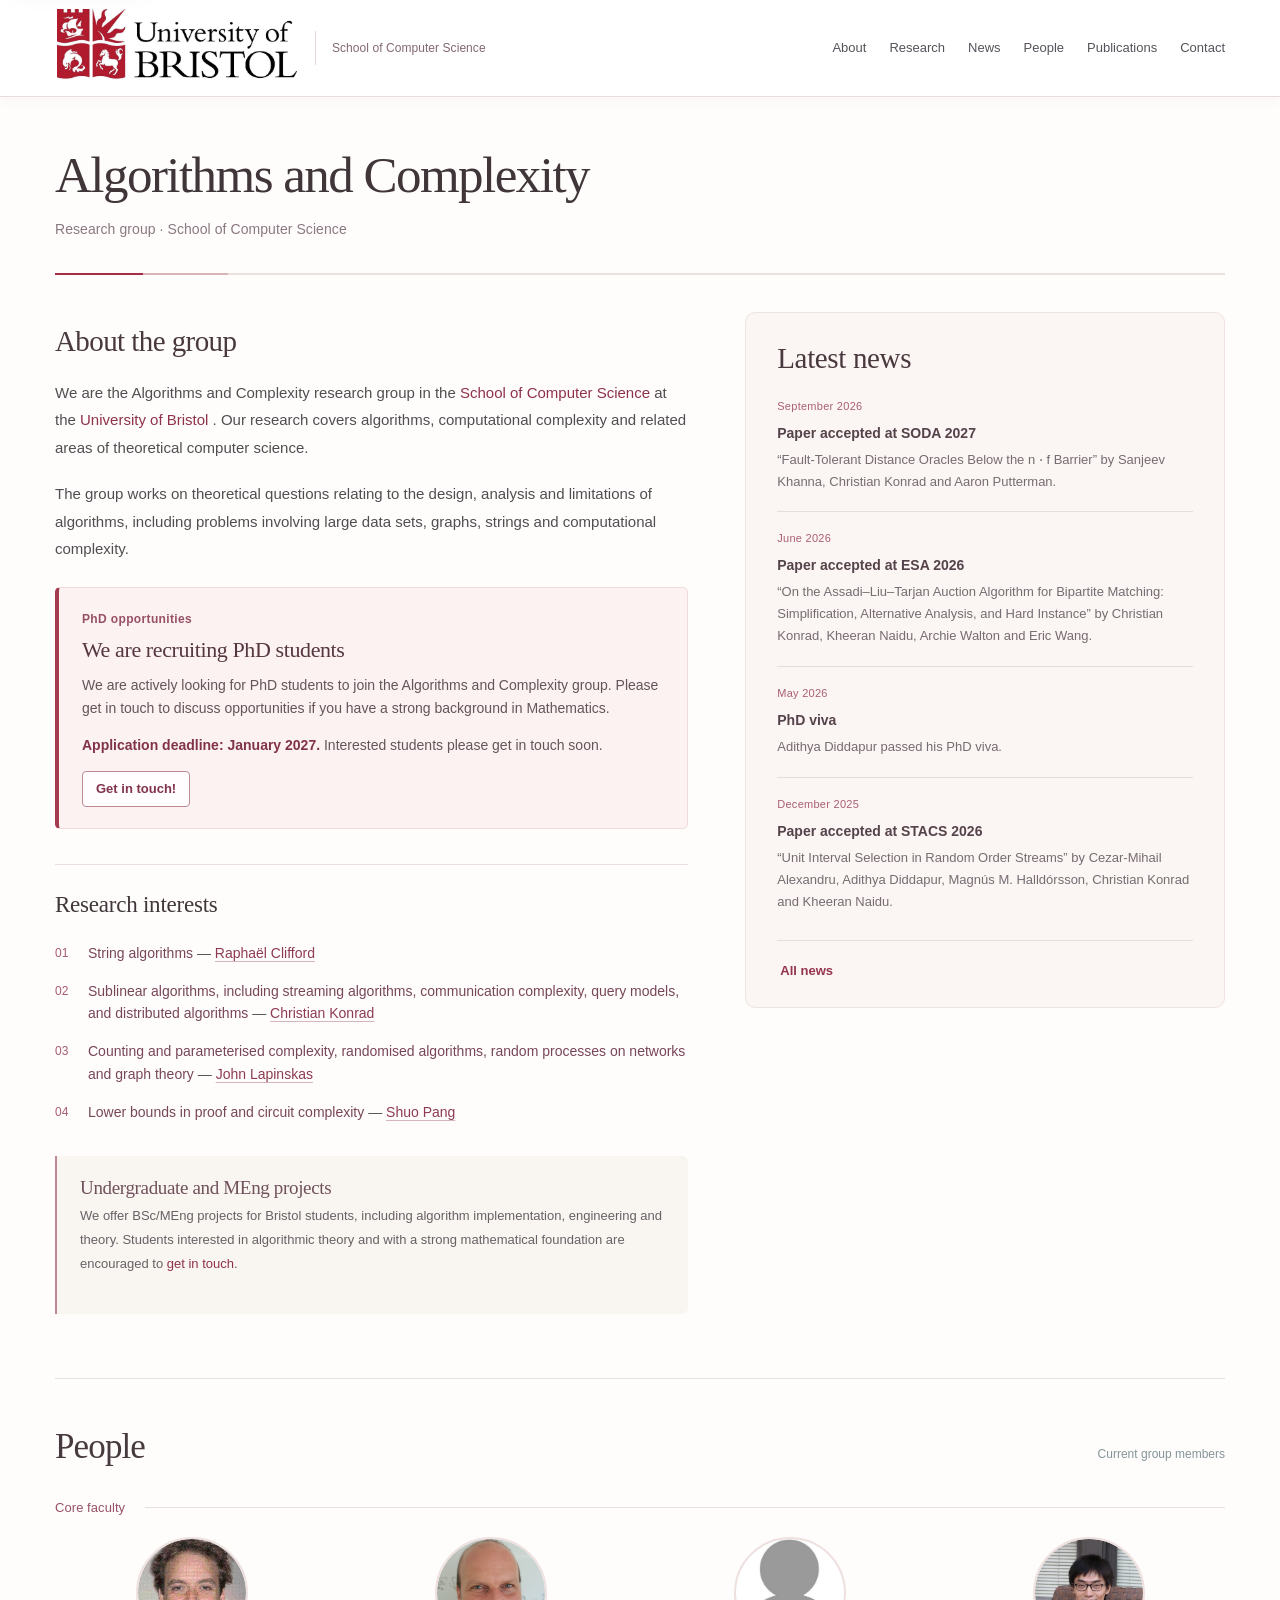
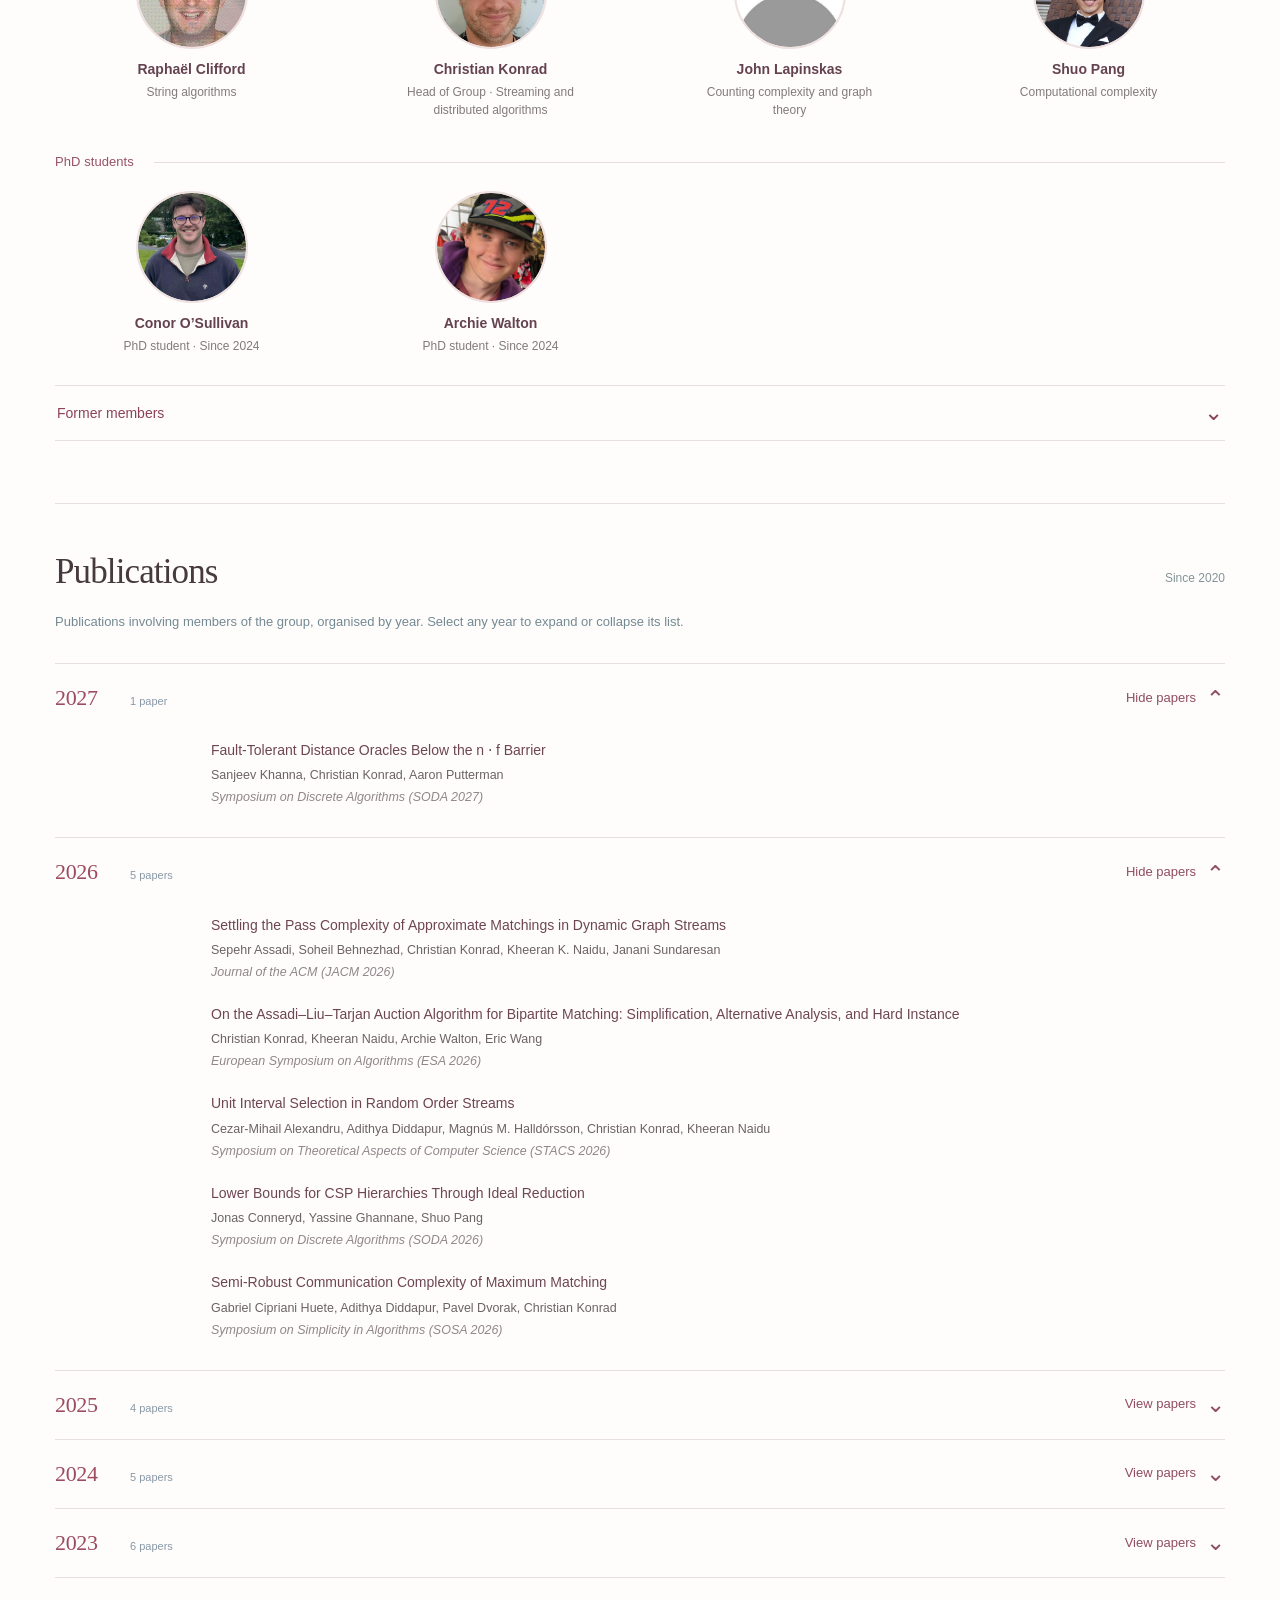
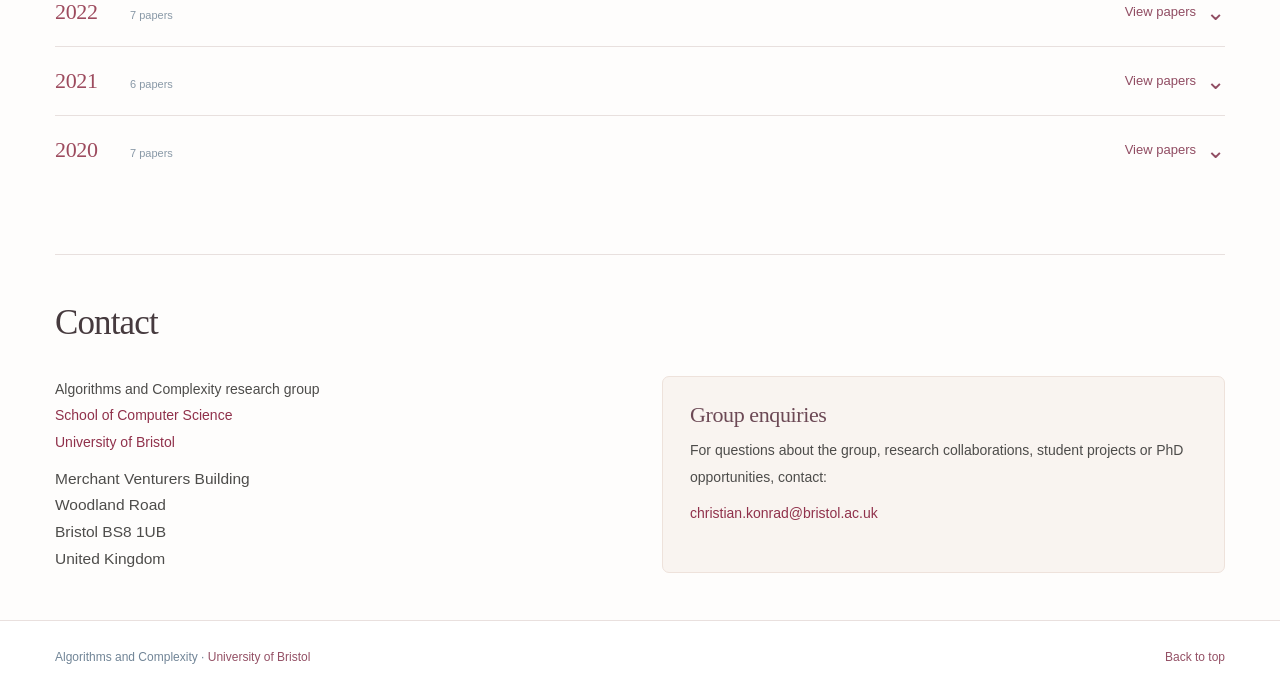
<file: index.html>
<!DOCTYPE html>

<html lang="en-GB">
<head>
<meta charset="utf-8"/>
<meta content="width=device-width, initial-scale=1" name="viewport"/>
<meta content="Algorithms and Complexity research group at the University of Bristol. Research, group members, news, publications and contact information." name="description"/>
<meta content="#f9fbfc" name="theme-color"/>
<title>
   Algorithms and Complexity | University of Bristol
  </title>
<link href="assets/site.css" rel="stylesheet"/>
<script defer="True" src="content/news.js">
</script>
<script defer="True" src="content/publications.js">
</script>
<script defer="True" src="assets/site.js">
</script>
</head>
<body>
<a class="skip" href="#main">
   Skip to content
  </a>
<header class="site-header">
<div class="site-wrap head-inner">
<div class="brand-area">
<a aria-label="University of Bristol website" class="brand-mark" href="https://www.bristol.ac.uk/">
<span class="brand-fallback">
       University of Bristol
      </span>
<img alt="University of Bristol logo, red crest and black wordmark" decoding="async" loading="eager" onerror="this.style.display='none';this.parentElement.classList.add('image-unavailable')" src="images/bristol-logo.jpg"/>
</a>
<span aria-hidden="true" class="brand-divider">
</span>
<span class="brand-caption">
<a href="https://www.bristol.ac.uk/science-engineering/schools/computer-science/">
       School of Computer Science
      </a>
</span>
</div>
<nav aria-label="Main navigation" class="site-nav">
<a href="#about">
      About
     </a>
<a href="#research">
      Research
     </a>
<a href="#news">
      News
     </a>
<a href="#people">
      People
     </a>
<a href="#publications">
      Publications
     </a>
<a href="#contact">
      Contact
     </a>
</nav>
</div>
</header>
<main class="site-wrap" id="main">
<section aria-labelledby="main-title" class="intro" id="about">
<div class="page-heading">
<h1 id="main-title">
      Algorithms and Complexity
     </h1>
<p class="heading-sub">
      Research group ·
      <a href="https://www.bristol.ac.uk/science-engineering/schools/computer-science/">
       School of Computer Science
      </a>
</p>
</div>
<div aria-hidden="true" class="title-rule">
</div>
<div class="lead-layout">
<div class="description">
<h2>
       About the group
      </h2>
<p>
       We are the Algorithms and Complexity research group in the
       <a href="https://www.bristol.ac.uk/science-engineering/schools/computer-science/">
        School of Computer Science
       </a>
       at the
       <a href="https://www.bristol.ac.uk/">
        University of Bristol
       </a>
       . Our research covers algorithms, computational complexity and related areas of theoretical computer science.
      </p>
<p>
       The group works on theoretical questions relating to the design, analysis and limitations of algorithms, including problems involving large data sets, graphs, strings and computational complexity.
      </p>
<aside aria-labelledby="phd-opportunities-heading" class="phd-notice" id="phd-opportunities">
<p class="phd-notice-label">PhD opportunities</p>
<h3 id="phd-opportunities-heading">We are recruiting PhD students</h3>
<p>We are actively looking for PhD students to join the Algorithms and Complexity group. Please get in touch to discuss opportunities if you have a strong background in Mathematics.</p>
<p class="phd-deadline"><strong>Application deadline: January 2027.</strong> Interested students please get in touch soon.</p>
<a class="phd-notice-link" href="mailto:christian.konrad@bristol.ac.uk?subject=PhD%20enquiry">Get in touch!</a>
</aside><div class="research-block" id="research">
<h3>
        Research interests
       </h3>
<ul class="research-list">
<li>
<span class="num">
          01
         </span>
<span>
<strong>
           String algorithms
          </strong>
          —
          <a href="http://people.cs.bris.ac.uk/~clifford/">
           Raphaël Clifford
          </a>
</span>
</li>
<li>
<span class="num">
          02
         </span>
<span>
<strong>
           Sublinear algorithms, including streaming algorithms, communication complexity, query models, and distributed algorithms
          </strong>
          —
          <a href="http://people.cs.bris.ac.uk/~konrad/">
           Christian Konrad
          </a>
</span>
</li>
<li>
<span class="num">
          03
         </span>
<span>
<strong>
           Counting and parameterised complexity, randomised algorithms, random processes on networks and graph theory
          </strong>
          —
          <a href="https://research-information.bris.ac.uk/en/persons/john-a-lapinskas">
           John Lapinskas
          </a>
</span>
</li>
<li>
<span class="num">
          04
         </span>
<span>
<strong>
           Lower bounds in proof and circuit complexity
          </strong>
          —
          <a href="https://shuopang.net/">
           Shuo Pang
          </a>
</span>
</li>
</ul>
</div>
<aside class="join-panel">
<h3>Undergraduate and MEng projects</h3>
<p>We offer BSc/MEng projects for Bristol students, including algorithm implementation, engineering and theory. Students interested in algorithmic theory and with a strong mathematical foundation are encouraged to <a href="#contact">get in touch</a>.</p>
</aside>
</div>
<aside aria-labelledby="news-title" class="news-panel" id="news">
<h2 id="news-title">
       Latest news
      </h2>
<div id="latest-news-items">
</div>
<a class="news-archive-link" href="news.html" rel="noopener" target="_blank">
       All news
      </a>
</aside>
</div>
</section>
<section aria-labelledby="people-title" class="content-section" id="people">
<div class="section-head">
<h2 id="people-title">
      People
     </h2>
<p>
      Current group members
     </p>
</div>
<div class="people-subheading">
<h3>
      Core faculty
     </h3>
</div>
<div class="faculty-grid">
<article class="profile">
<a aria-label="View Raphaël Clifford’s webpage" class="profile-photo" href="http://people.cs.bris.ac.uk/~clifford/">
<span class="photo-fallback">
        RC
       </span>
<img alt="Portrait of Raphaël Clifford" loading="lazy" onerror="this.style.display='none'" src="images/raphael.jpg"/>
</a>
<div class="profile-info">
<h3>
<a href="http://people.cs.bris.ac.uk/~clifford/">
         Raphaël Clifford
        </a>
</h3>
<p>
        String algorithms
       </p>
</div>
</article>
<article class="profile">
<a aria-label="View Christian Konrad’s webpage" class="profile-photo" href="http://people.cs.bris.ac.uk/~konrad/">
<span class="photo-fallback">
        CK
       </span>
<img alt="Portrait of Christian Konrad" loading="lazy" onerror="this.style.display='none'" src="images/christian-blur.jpg"/>
</a>
<div class="profile-info">
<h3>
<a href="http://people.cs.bris.ac.uk/~konrad/">
         Christian Konrad
        </a>
</h3>
<p>
        Head of Group · Streaming and distributed algorithms
       </p>
</div>
</article>
<article class="profile">
<a aria-label="View John Lapinskas’s webpage" class="profile-photo" href="https://research-information.bris.ac.uk/en/persons/john-a-lapinskas">
<span class="photo-fallback">
        JL
       </span>
<img alt="Photo not available for John Lapinskas" loading="lazy" onerror="this.style.display='none'" src="images/dummy-person.jpg"/>
</a>
<div class="profile-info">
<h3>
<a href="https://research-information.bris.ac.uk/en/persons/john-a-lapinskas">
         John Lapinskas
        </a>
</h3>
<p>
        Counting complexity and graph theory
       </p>
</div>
</article>
<article class="profile">
<a aria-label="View Shuo Pang’s webpage" class="profile-photo" href="https://shuopang.net/">
<span class="photo-fallback">
        SP
       </span>
<img alt="Portrait of Shuo Pang" loading="lazy" onerror="this.style.display='none'" src="images/shuo.jpg"/>
</a>
<div class="profile-info">
<h3>
<a href="https://shuopang.net/">
         Shuo Pang
        </a>
</h3>
<p>
        Computational complexity
       </p>
</div>
</article>
</div>
<div class="people-subheading student-heading">
<h3>
      PhD students
     </h3>
</div>
<div class="student-grid">
<article class="profile">
<a aria-label="View Conor O’Sullivan’s webpage" class="profile-photo" href="https://osullivanconor.com/">
<span class="photo-fallback">
        CO
       </span>
<img alt="Portrait of Conor O’Sullivan" loading="lazy" onerror="this.style.display='none'" src="images/conor-cropped.jpeg"/>
</a>
<div class="profile-info">
<h3>
<a href="https://osullivanconor.com/">
         Conor O’Sullivan
        </a>
</h3>
<p>
        PhD student · Since 2024
       </p>
</div>
</article>
<article class="profile">
<a aria-label="View Archie Walton’s webpage" class="profile-photo" href="https://archiewalton.com/">
<span class="photo-fallback">
        AW
       </span>
<img alt="Portrait of Archie Walton" loading="lazy" onerror="this.style.display='none'" src="images/Archie.jpg"/>
</a>
<div class="profile-info">
<h3>
<a href="https://archiewalton.com/">
         Archie Walton
        </a>
</h3>
<p>
        PhD student · Since 2024
       </p>
</div>
</article>
</div>
<details class="former-details">
<summary>
<span>
       Former members
      </span>
<span aria-hidden="true" class="chev">
       ⌄
      </span>
</summary>
<ul class="former-list">
<li>
<a href="https://dblp.org/pid/362/9302.html">
        Adithya Diddapur
       </a>
<span>
        PhD student, 2022–2026
       </span>
</li>
<li>
<a href="https://dblp.uni-trier.de/pid/263/3912.html">
        Cezar Alexandru
       </a>
<span>
        PhD student, 2021–2025
       </span>
</li>
<li>
<a href="https://kheerannaidu.com/">
        Kheeran Naidu
       </a>
<span>
        PhD student, 2020–2024
       </span>
</li>
<li>
<a href="https://dblp.org/pid/150/6334.html">
        Chhaya Trehan
       </a>
<span>
        Postdoctoral researcher, Sept 2022–Jan 2024
       </span>
</li>
<li>
<a href="https://iuuk.mff.cuni.cz/~koblich/">
        Pavel Dvořák
       </a>
<span>
        Postdoctoral researcher, Sept 2021–Apr 2022
       </span>
</li>
</ul>
</details>
</section>
<section aria-labelledby="publications-title" class="content-section publications-section" id="publications">
<div class="section-head">
<h2 id="publications-title">
      Publications
     </h2>
<p>
      Since 2020
     </p>
</div>
<p class="pub-intro">
     Publications involving members of the group, organised by year. Select any year to expand or collapse its list.
    </p>
<div id="publication-years">
</div>
</section>
<section aria-labelledby="contact-title" class="content-section contact-section" id="contact">
<div class="section-head">
<h2 id="contact-title">
      Contact
     </h2>
</div>
<div class="contact-layout">
<div>
<p>
<span>
        Algorithms and Complexity research group
       </span>
<br/>
<a href="https://www.bristol.ac.uk/science-engineering/schools/computer-science/">
        School of Computer Science
       </a>
<br/>
<a href="https://www.bristol.ac.uk/">
        University of Bristol
       </a>
</p>
<address>
       Merchant Venturers Building
       <br/>
       Woodland Road
       <br/>
       Bristol BS8 1UB
       <br/>
       United Kingdom
      </address>
</div>
<div class="contact-card">
<h3>
       Group enquiries
      </h3>
<p>
       For questions about the group, research collaborations, student projects or PhD opportunities, contact:
      </p>
<p>
<a href="mailto:christian.konrad@bristol.ac.uk">
        christian.konrad@bristol.ac.uk
       </a>
</p>
</div>
</div>
</section>
</main>
<footer class="footer">
<div class="site-wrap footer-inner">
<span>
     Algorithms and Complexity ·
     <a href="https://www.bristol.ac.uk/">
      University of Bristol
     </a>
</span>
<span>
<a href="#main">
      Back to top
     </a>
</span>
</div>
</footer>
</body>
</html>
</file>
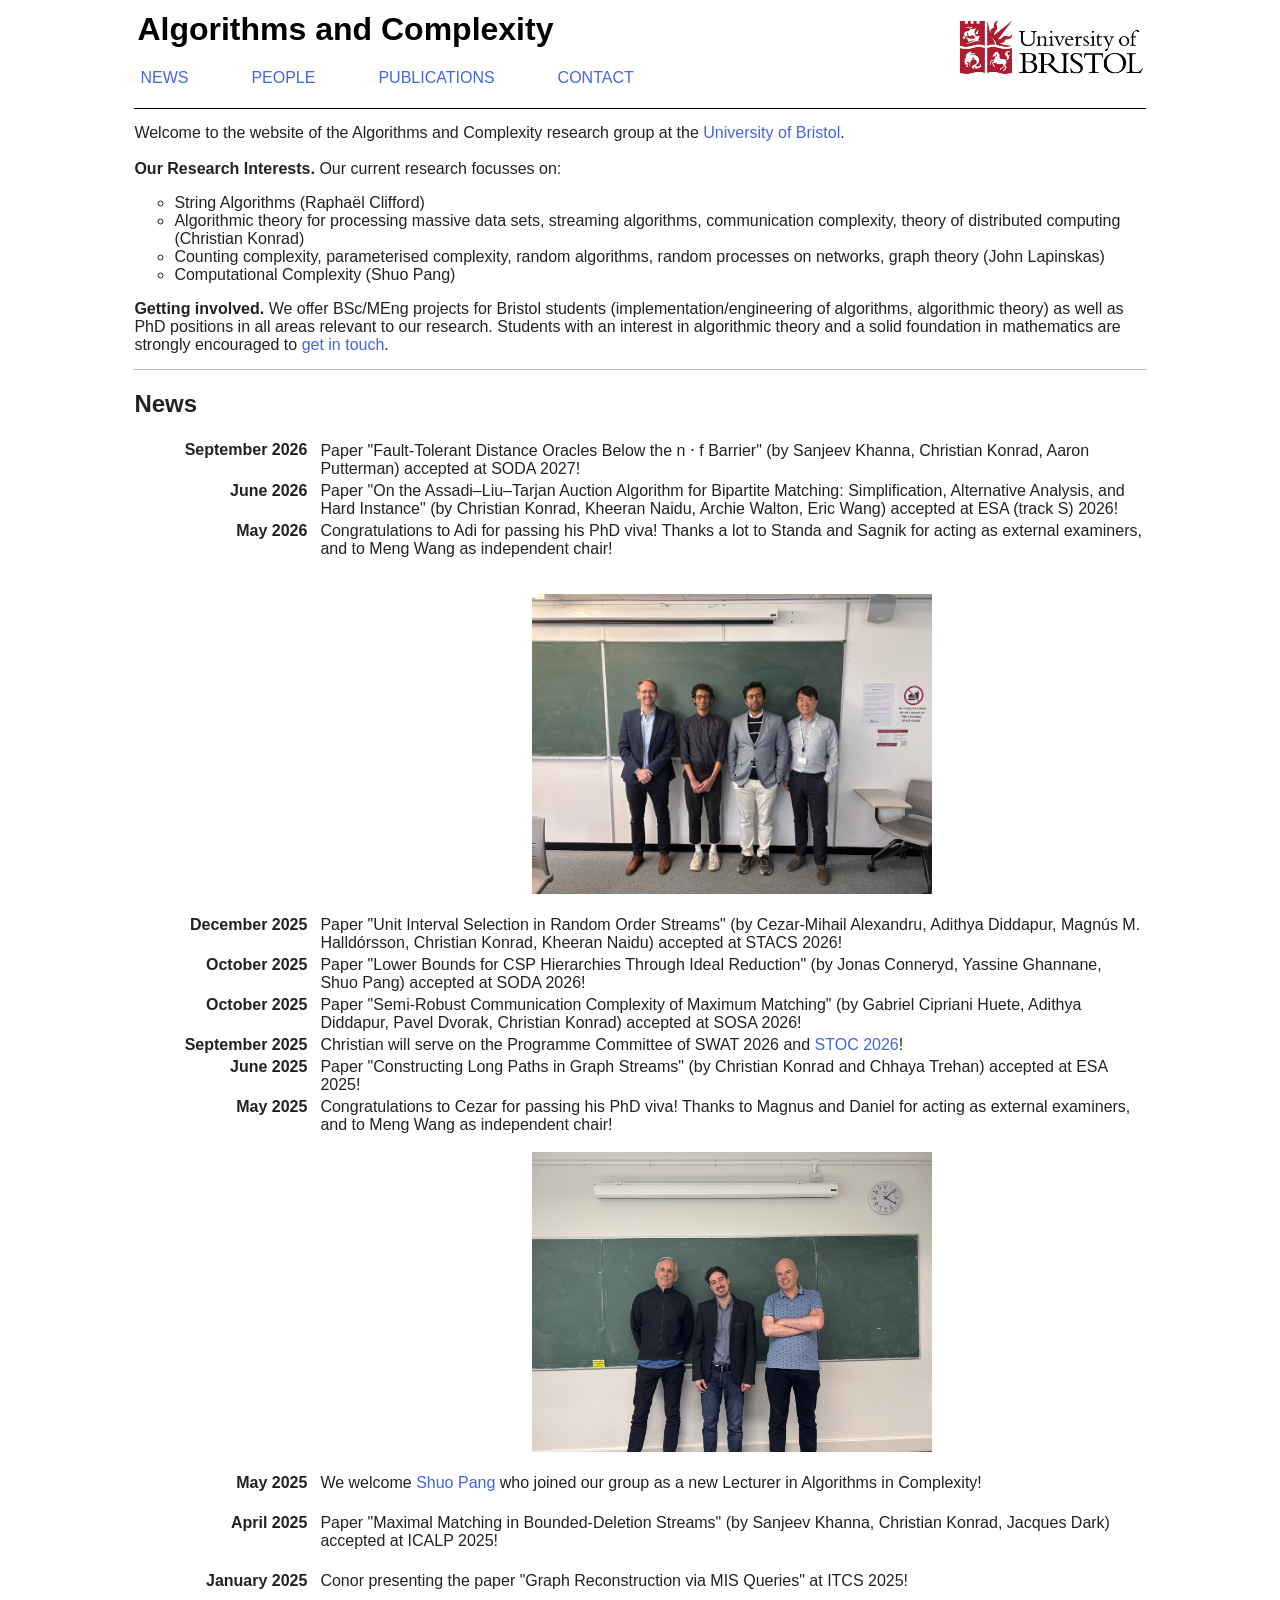
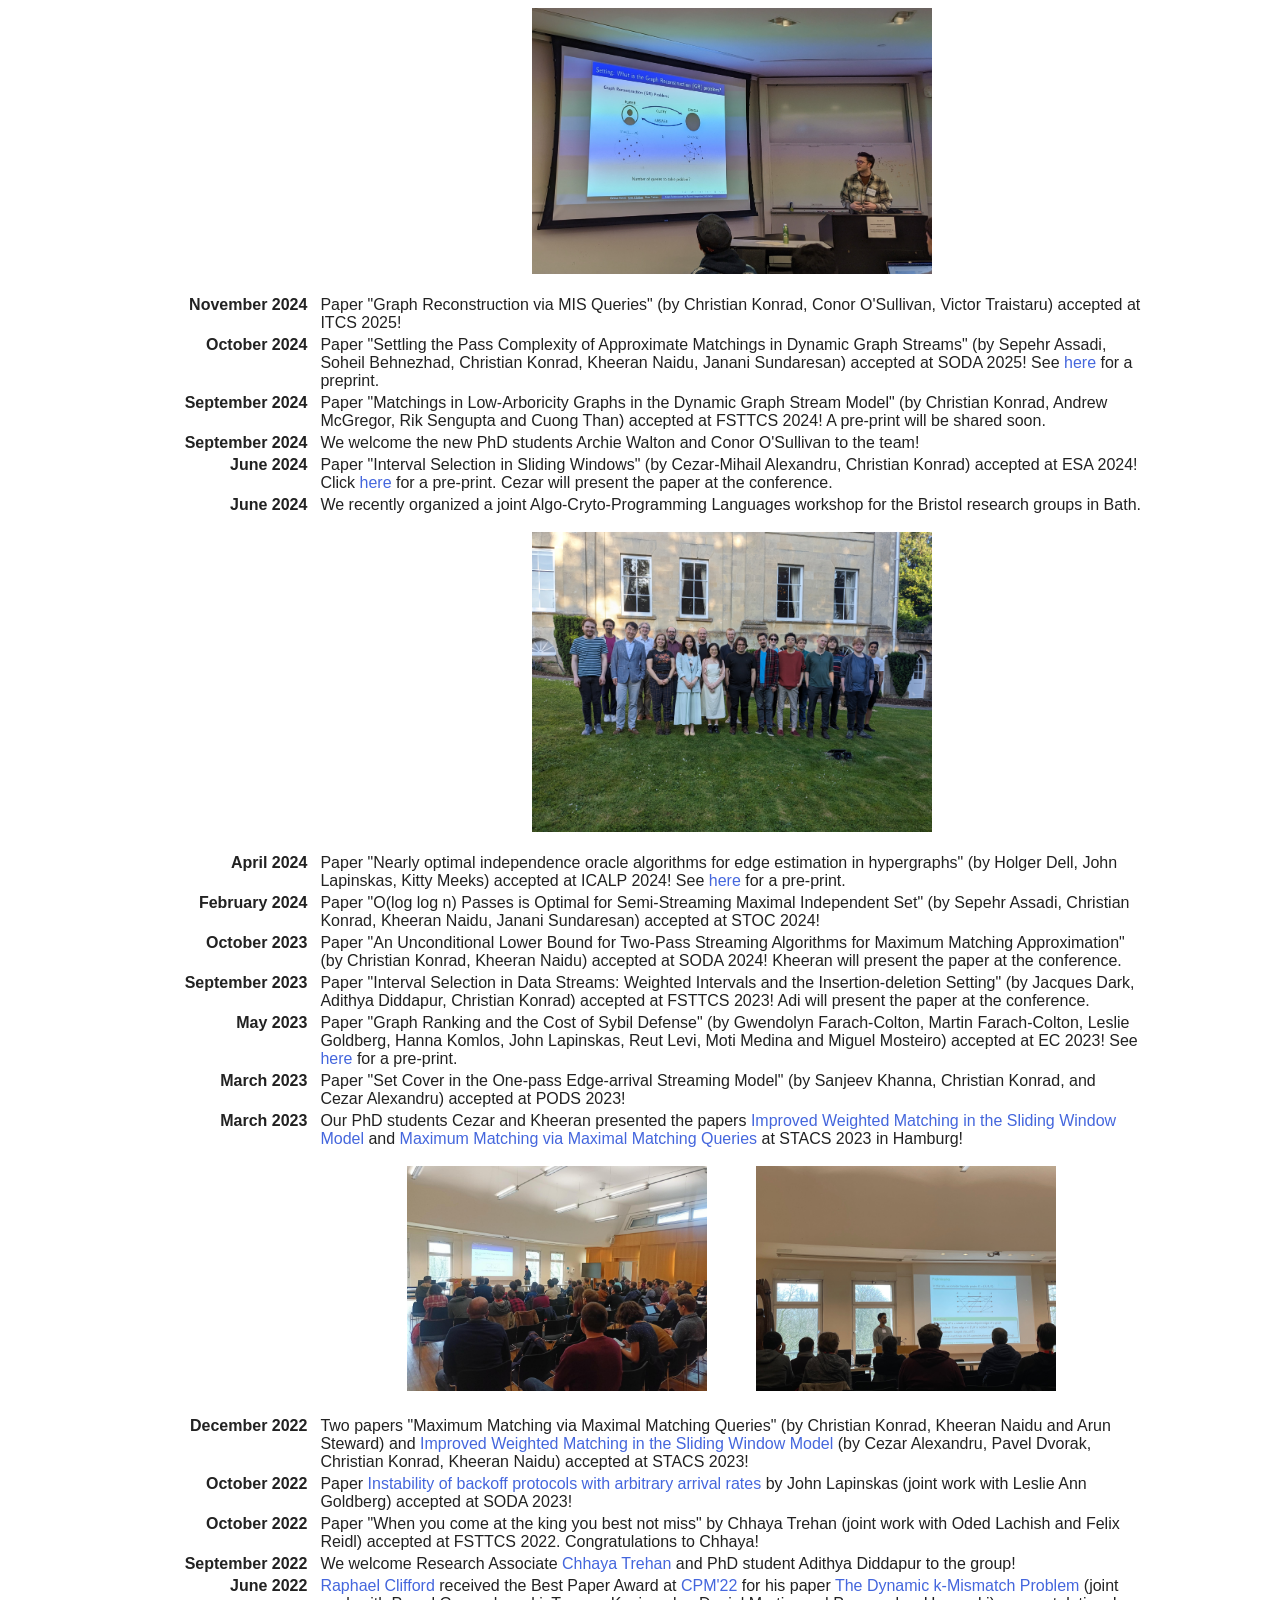
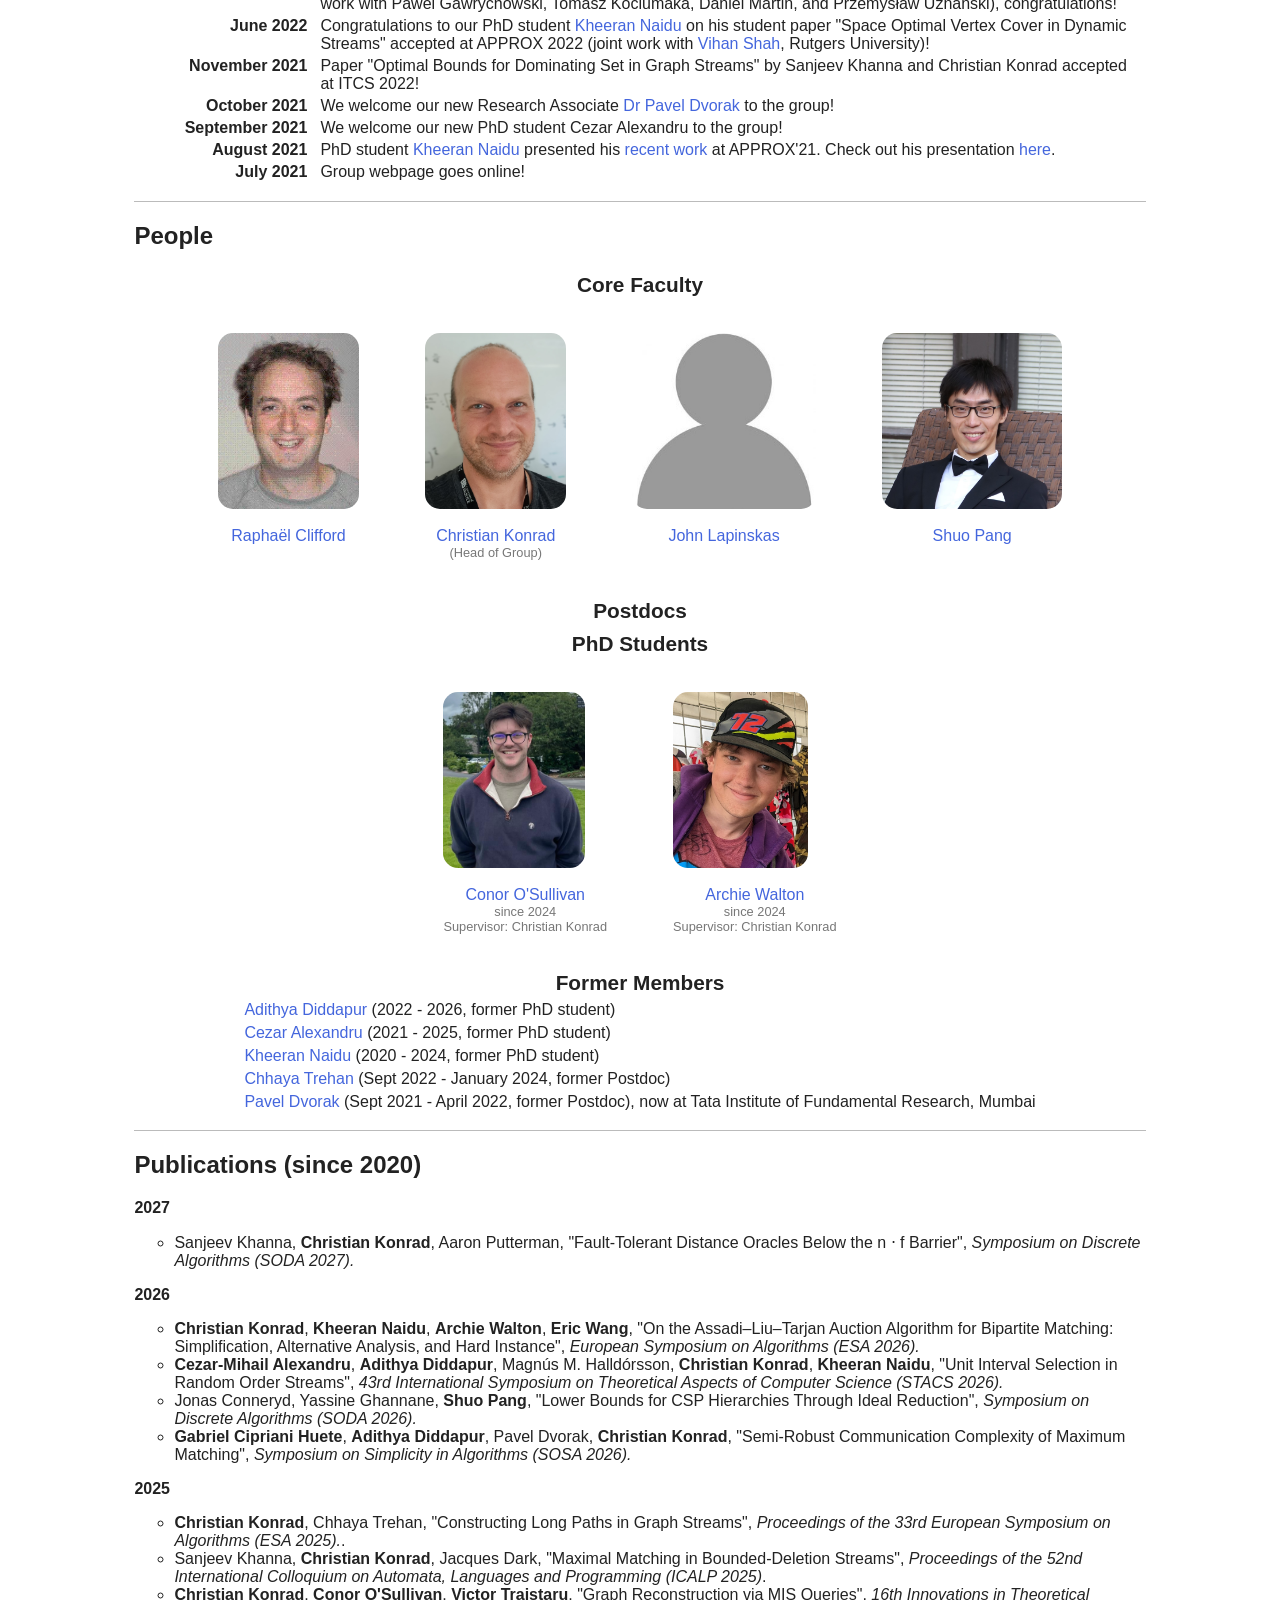
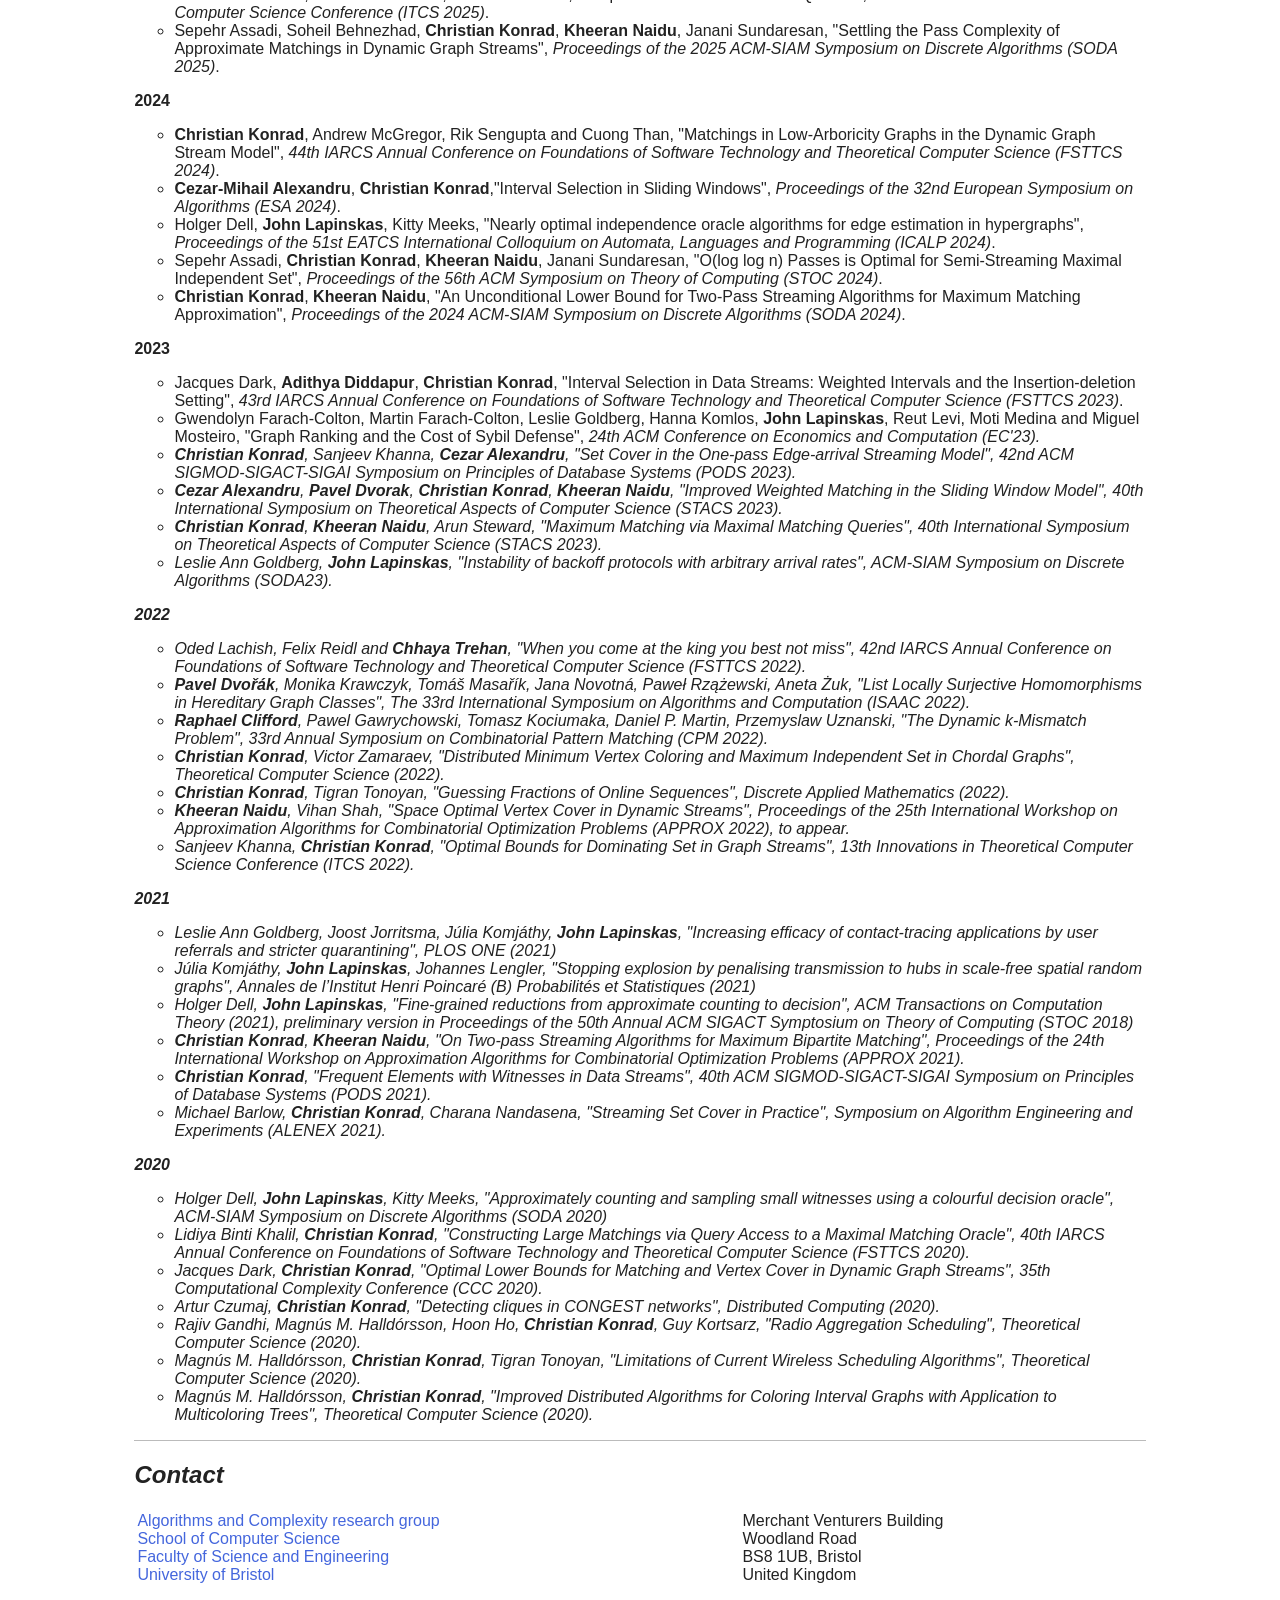
<file: old/index.html>
<html>
	<head>
		<style>		
			body {
				font-family: helvetica;
				color: #222222;
			}
			
			.centeringbody {
				margin: 0 auto;
			}
			
			a {
				color: #4466dd;
				text-decoration: none;
			}
			a:visited {
				color: #4466dd;
				text-decoration: none;
			}
			
			a:hover {
				color: #113388;
				text-decoration: underline;
			}
			.annot {
				color: #777777;
				font-size: 80%;
			}
			
			.profilepic {
				height: 11rem; 
				border-radius: 15px;
			}
			
			.header {
				color: #000000;
				font-size: 200%;
				font-weight: bold;
			}
			hr {
				border: none;
				height: 1px;				
				background-color: #bbbbbb;
				margin-bottom: 15px;
				margin-top: 15px;
			}
			
			.hrstrong {
				border: none;
				height: 1px;				
				background-color: #000000;
				margin-bottom: 15px;
				margin-top: 15px;

			}
			ul {
			list-style-type:circle;
			}
		</style>
		<!-- Global site tag (gtag.js) - Google Analytics -->
		<script async src="https://www.googletagmanager.com/gtag/js?id=G-HTYZN6X0YP"></script>
		<script>
			window.dataLayer = window.dataLayer || [];
			function gtag(){dataLayer.push(arguments);}
			gtag('js', new Date());

			gtag('config', 'G-HTYZN6X0YP');
		</script>
	
	</head>
	<body>
	
	

	<div class="centeringbody" style="width: 80%; align: center">
	<table style="width: 100%">
	 <tr><td><div class="header">Algorithms and Complexity</div><br><table>
	 <tr><td style="padding-right: 60px; text-align: center"><a href="#news">NEWS</a></td> <td style="padding-right: 60px; text-align: center"><a href="#people">PEOPLE</a></td><!-- <td style="padding-right: 60px; text-align: center"><a href="#teaching">TEACHING</a></td> --> <td style="padding-right: 60px; text-align: center"><a href="#publications">PUBLICATIONS</a></td><td style="padding-right: 60px; text-align: center"><a href="#contact">CONTACT</a></td> </tr>
	</table>
	</td><td> <a href="https://www.bristol.ac.uk/"><img align="right" style="height: 60px" src="images/bristol-logo.jpg"></a></td></tr>
	</table>
	
	<hr class="hrstrong">
	
	Welcome to the website of the Algorithms and Complexity research group at the <a href="https://www.bristol.ac.uk/">University of Bristol</a>. <br><br>
	<b>Our Research Interests.</b> Our current research focusses on:
	<ul>
	 <li>String Algorithms (Rapha&euml;l Clifford) </li>
	 <li>Algorithmic theory for processing massive data sets, streaming algorithms, communication complexity, theory of distributed computing (Christian Konrad)</li>
	 <li>Counting complexity, parameterised complexity, random algorithms, random processes on networks, graph theory (John Lapinskas)</li>
	 <li>Computational Complexity (Shuo Pang)</li>
	</ul>
	
	<b>Getting involved.</b> We offer BSc/MEng projects for Bristol students (implementation/engineering of algorithms, algorithmic theory) as well as PhD positions in all areas relevant to our research. Students with an interest in algorithmic theory and a solid foundation in mathematics are strongly encouraged to <a href="#contact">get in touch</a>.
	
	<hr>
	
	<h2 id="news">News</h2> 
	<table>
	<tr><td style="padding-right: 10px; text-align:right;" valign="top" width="170px"><b>September 2026</b></td><td>Paper "Fault-Tolerant Distance Oracles Below the n &sdot; f Barrier" (by Sanjeev Khanna, Christian Konrad, Aaron Putterman) accepted at SODA 2027!</td></tr>
	<tr><td style="padding-right: 10px; text-align:right;" valign="top" width="170px"><b>June 2026</b></td><td>Paper "On the Assadi–Liu–Tarjan Auction Algorithm for Bipartite Matching: Simplification, Alternative Analysis, and Hard Instance" (by Christian Konrad, Kheeran Naidu, Archie Walton, Eric Wang) accepted at ESA (track S) 2026!</td></tr>
	<tr><td style="padding-right: 10px; text-align:right;" valign="top" width="170px"><b>May 2026</b></td><td>Congratulations to Adi for passing his PhD viva! Thanks a lot to Standa and Sagnik for acting as external examiners, and to Meng Wang as independent chair! <br> <br>
	 <br> <center><a href="images/adi-viva.png"> <img src="images/adi-viva.png" width="400"> </a> </center> <br> </td></tr></td></tr>
	<tr><td style="padding-right: 10px; text-align:right;" valign="top" width="170px"><b>December 2025</b></td><td>Paper "Unit Interval Selection in Random Order Streams" (by Cezar-Mihail Alexandru, Adithya Diddapur, Magnús M. Halldórsson, Christian Konrad, Kheeran Naidu) accepted at STACS 2026!</td></tr>
	<tr><td style="padding-right: 10px; text-align:right;" valign="top" width="170px"><b>October 2025</b></td><td>Paper "Lower Bounds for CSP Hierarchies Through Ideal Reduction" (by Jonas Conneryd, Yassine Ghannane, Shuo Pang) accepted at SODA 2026!</td></tr>
	<tr><td style="padding-right: 10px; text-align:right;" valign="top" width="170px"><b>October 2025</b></td><td>Paper "Semi-Robust Communication Complexity of Maximum Matching" (by Gabriel Cipriani Huete, Adithya Diddapur, Pavel Dvorak, Christian Konrad) accepted at SOSA 2026!</td></tr>
	<tr><td style="padding-right: 10px; text-align:right;" valign="top" width="170px"><b>September 2025</b></td><td>Christian will serve on the Programme Committee of SWAT 2026 and <a href="https://acm-stoc.org/">STOC 2026</a>!</td></tr>
	<tr><td style="padding-right: 10px; text-align:right;" valign="top" width="170px"><b>June 2025</b></td><td>Paper "Constructing Long Paths in Graph Streams" (by Christian Konrad and Chhaya Trehan) accepted at ESA 2025!</td></tr>
	<tr><td style="padding-right: 10px; text-align:right;" valign="top" width="170px"><b>May 2025</b></td><td>Congratulations to Cezar for passing his PhD viva! Thanks to Magnus and Daniel for acting as external examiners, and to Meng Wang as independent chair! <br> <br>
	<center><a href="images/cezar-viva.jpg"> <img src="images/cezar-viva.jpg" width="400"> </a> </center> <br> </td></tr>
	<tr><td style="padding-right: 10px; text-align:right;" valign="top" width="170px"><b>May 2025</b></td><td>We welcome <a href="https://shuopang.net/">Shuo Pang</a> who joined our group as a new Lecturer in Algorithms in Complexity! <br> <br> </tr>
	<tr><td style="padding-right: 10px; text-align:right;" valign="top" width="170px"><b>April 2025</b></td><td>Paper "Maximal Matching in Bounded-Deletion Streams" (by Sanjeev Khanna, Christian Konrad, Jacques Dark) accepted at ICALP 2025! <br> <br> </tr>
	<tr><td style="padding-right: 10px; text-align:right;" valign="top" width="170px"><b>January 2025</b></td><td>Conor presenting the paper  "Graph Reconstruction via MIS Queries" at ITCS 2025! <br> <br>
	<center><a href="images/conor-itcs.jpg"> <img src="images/conor-itcs.jpg" width="400"> </a> </center> <br> </td></tr>
	<tr><td style="padding-right: 10px; text-align:right;" valign="top" width="170px"><b>November 2024</b></td><td>Paper "Graph Reconstruction via MIS Queries" (by Christian Konrad, Conor O'Sullivan, Victor Traistaru) accepted at ITCS 2025! </td></tr>	
	<tr><td style="padding-right: 10px; text-align:right;" valign="top" width="170px"><b>October 2024</b></td><td>Paper "Settling the Pass Complexity of Approximate Matchings in Dynamic Graph Streams" (by Sepehr Assadi, Soheil Behnezhad, Christian Konrad, Kheeran Naidu, Janani Sundaresan) accepted at SODA 2025! See <a href="https://arxiv.org/abs/2407.21005">here</a> for a preprint.</td></tr>	
	<tr><td style="padding-right: 10px; text-align:right;" valign="top" width="170px"><b>September 2024</b></td><td>Paper "Matchings in Low-Arboricity Graphs in the Dynamic Graph Stream Model" (by Christian Konrad, Andrew McGregor, Rik Sengupta and Cuong Than) accepted at FSTTCS 2024! A pre-print will be shared soon. </td></tr>	
	<tr><td style="padding-right: 10px; text-align:right;" valign="top" wid
th="170px"><b>September 2024</b></td><td>We welcome the new PhD students Archie Walton and Conor O'Sullivan to the team!</td></tr>	
	<tr><td style="padding-right: 10px; text-align:right;" valign="top" width="170px"><b>June 2024</b></td><td>Paper "Interval Selection in Sliding Windows" (by Cezar-Mihail Alexandru, Christian Konrad) accepted at ESA 2024! Click <a href="https://arxiv.org/abs/2405.09338">here</a> for a pre-print. Cezar will present the paper at the conference. </td></tr>	
		<tr><td style="padding-right: 10px; text-align:right;" valign="top" width="170px"><b>June 2024</b></td><td>We recently organized a joint Algo-Cryto-Programming Languages workshop for the Bristol research groups in Bath. <br> <br>
	<center><a href="images/away-day.jpg"> <img src="images/away-day.jpg" width="400"> </a> </center> <br> </td></tr>	
		<tr><td style="padding-right: 10px; text-align:right;" valign="top" width="170px"><b>April 2024</b></td><td>Paper "Nearly optimal independence oracle algorithms for edge estimation in hypergraphs" (by Holger Dell, John Lapinskas, Kitty Meeks) accepted at ICALP 2024!  See <a href="https://arxiv.org/abs/2211.03874">here</a> for a pre-print.</td></tr>	
	<tr><td style="padding-right: 10px; text-align:right;" valign="top" width="170px"><b>February 2024</b></td><td>Paper "O(log log n) Passes is Optimal for Semi-Streaming Maximal Independent Set" (by Sepehr Assadi, Christian Konrad, Kheeran Naidu, Janani Sundaresan) accepted at STOC 2024! </td></tr>	
	<tr><td style="padding-right: 10px; text-align:right;" valign="top" width="170px"><b>October 2023</b></td><td>Paper "An Unconditional Lower Bound for Two-Pass Streaming Algorithms for Maximum Matching Approximation" (by Christian Konrad, Kheeran Naidu) accepted at SODA 2024! Kheeran will present the paper at the conference. </td></tr>

	<tr><td style="padding-right: 10px; text-align:right;" valign="top" width="170px"><b>September 2023</b></td><td>Paper "Interval Selection in Data Streams: Weighted Intervals and the Insertion-deletion Setting" (by Jacques Dark, Adithya Diddapur, Christian Konrad) accepted at FSTTCS 2023! Adi will present the paper at the conference. </td></tr>	
	<tr><td style="padding-right: 10px; text-align:right;" valign="top" width="170px"><b>May 2023</b></td><td>Paper "Graph Ranking and the Cost of Sybil Defense" (by Gwendolyn Farach-Colton, Martin Farach-Colton, Leslie Goldberg, Hanna Komlos, John Lapinskas, Reut Levi, Moti Medina and Miguel Mosteiro) accepted at EC 2023! See <a href="https://arxiv.org/abs/1803.05001">here</a> for a pre-print.</td></tr>	
	<tr><td style="padding-right: 10px; text-align:right;" valign="top" width="170px"><b>March 2023</b></td><td>Paper "Set Cover in the One-pass Edge-arrival Streaming Model" (by Sanjeev Khanna, Christian Konrad, and Cezar Alexandru) accepted at PODS 2023!</td></tr>	
    <tr><td style="padding-right: 10px; text-align:right;" valign="top" width="170px"><b>March 2023</b></td><td>Our PhD students Cezar and Kheeran presented the papers <a href="https://drops.dagstuhl.de/opus/frontdoor.php?source_opus=17658">Improved Weighted Matching in the Sliding Window Model</a> and <a href="https://drops.dagstuhl.de/opus/frontdoor.php?source_opus=17693">Maximum Matching via Maximal Matching Queries</a> at STACS 2023 in Hamburg! <br> <br>
	<center><a href="images/Cezar-STACS.png"> <img src="images/Cezar-STACS.png" width="300"> </a> &nbsp; &nbsp; &nbsp; &nbsp; &nbsp; <a href="images/Kheeran-STACS.png"> <img src="images/Kheeran-STACS.png" width="300"> </a></center> <br></td></tr>	
	<tr><td style="padding-right: 10px; text-align:right;" valign="top" width="170px"><b>December 2022</b></td><td>Two papers "Maximum Matching via Maximal Matching Queries" (by Christian Konrad, Kheeran Naidu and Arun Steward) and <a href="https://arxiv.org/abs/2204.04717">Improved Weighted Matching in the Sliding Window Model</a> (by Cezar Alexandru, Pavel Dvorak, Christian Konrad, Kheeran Naidu) accepted at STACS 2023!</td></tr>
	<tr><td style="padding-right: 10px; text-align:right;" valign="top" width="170px"><b>October 2022</b></td><td>Paper <a href="https://arxiv.org/abs/2203.17144">Instability of backoff protocols with arbitrary arrival rates</a> by John Lapinskas (joint work with Leslie Ann Goldberg) accepted at SODA 2023! </td></tr>
	<tr><td style="padding-right: 10px; text-align:right;" valign="top" width="170px"><b>October 2022</b></td><td>Paper "When you come at the king you best not miss" by Chhaya Trehan (joint work with Oded Lachish and Felix Reidl) accepted at FSTTCS 2022. Congratulations to Chhaya! </td></tr>
	<tr><td style="padding-right: 10px; text-align:right;" valign="top" width="170px"><b>September 2022</b></td><td>We welcome Research Associate <a href="https://www.lse.ac.uk/Mathematics/people/Research-Students/Chhaya-Trehan">Chhaya Trehan</a> and PhD student Adithya Diddapur  to the group!</td></tr>		
	<tr><td style="padding-right: 10px; text-align:right;" valign="top" width="170px"><b>June 2022</b></td><td><a href="http://people.cs.bris.ac.uk/~clifford//">Raphael Clifford</a> received the  Best Paper Award at <a href="https://www.stringology.org/event/CPM2022/index.html">CPM'22</a> for his paper <a href="https://drops.dagstuhl.de/opus/frontdoor.php?source_opus=16145">The Dynamic k-Mismatch Problem</a> (joint work with  Pawel Gawrychowski, Tomasz Kociumaka, Daniel Martin, and Przemysław Uznanski), congratulations!</td></tr>
	<tr><td style="padding-right: 10px; text-align:right;" valign="top" width="170px"><b>June 2022</b></td><td>Congratulations to our PhD student <a href="https://kheerannaidu.com/">Kheeran Naidu</a> on his student paper "Space Optimal Vertex Cover in Dynamic Streams" accepted at APPROX 2022 (joint work with <a href="https://people.cs.rutgers.edu/~vjs69/">Vihan Shah</a>, Rutgers University)!</td></tr>	
	<tr><td style="padding-right: 10px; text-align:right;" valign="top" width="170px"><b>November 2021</b></td><td>Paper "Optimal Bounds for Dominating Set in Graph Streams" by Sanjeev Khanna and Christian Konrad accepted at ITCS 2022!</td></tr>	
	<tr><td style="padding-right: 10px; text-align:right" valign="top"><b>October 2021</b></td><td>We welcome our new Research Associate <a href="https://iuuk.mff.cuni.cz/~koblich/">Dr Pavel Dvorak</a> to the group! </td></tr>
	<tr><td style="padding-right: 10px; text-align:right" valign="top"><b>September 2021</b></td><td>We welcome our new PhD student Cezar Alexandru to the group! </td></tr>
	<tr><td style="padding-right: 10px; text-align:right" valign="top"><b>August 2021</b></td><td>PhD student <a href="https://kheerannaidu.com/">Kheeran Naidu</a> presented his <a href="https://arxiv.org/abs/2107.07841">recent work</a> at APPROX'21. Check out his presentation <a href="https://www.youtube.com/watch?v=0OwsPy4B3Rc">here</a>. </td></tr>
	<tr><td style="padding-right: 10px; text-align:right" valign="top"><b>July 2021</b></td><td>Group webpage goes online!</td></tr>	
	<tr>
	
	</tr>
	</table>
	
	<hr>
	
	<h2 id="people">People</h2>
	<table align="center">
	<tr>
	 <th colspan="4" style="padding-bottom: 0.1em;font-size:130%;">Core Faculty</th> 
	</tr>	
	<tr>
	 <td style="padding: 2em;" valign="top"><center><a href="http://people.cs.bris.ac.uk/~clifford//"><img src="images/raphael.jpg" class="profilepic"></a><br><br><a href="http://people.cs.bris.ac.uk/~clifford//">Rapha&euml;l Clifford</a> </center></td> 
	 <td style="padding: 2em;" valign="top"><center><a href="http://people.cs.bris.ac.uk/~konrad/"><img src="images/christian-blur.jpg" class="profilepic"></a><br><br><center><a href="http://people.cs.bris.ac.uk/~konrad/">Christian Konrad</a><br><div class="annot">(Head of Group)</div></center></td> 
	 <td style="padding: 2em;" valign="top"><center><a href="https://research-information.bris.ac.uk/en/persons/john-a-lapinskas"><img src="images/dummy-person.jpg" class="profilepic"></a><br><br><a href="https://research-information.bris.ac.uk/en/persons/john-a-lapinskas">John Lapinskas</a></center></td> 	 
	 <td style="padding: 2em;" valign="top"><center><a href="https://shuopang.net/"><img src="images/shuo.jpg" class="profilepic"></a><br><br><a href="https://shuopang.net/">Shuo Pang</a></center></td> 	 
	</tr>
	<tr>
	</tr>
	</table>

<table align="center">
	<tr>
	 <th colspan="1" style="padding-bottom: 0.1em;font-size:130%;">Postdocs</th> 
	</tr>	
	<tr>
	</tr>
	</table>
	
	<table align="center">  
	<tr>
	 <th colspan="3" style="padding-bottom: 0.1em;font-size:130%;">PhD Students</th> 
	</tr>	
	<tr>
	<td style="padding: 2em;"><a href="https://osullivanconor.com/"><img src="images/conor-cropped.jpeg" class="profilepic"></a><br><br><center><a href="https://osullivanconor.com/">Conor O'Sullivan</a><br><div class="annot">since 2024 <br>Supervisor: Christian Konrad</div></center></td>
<td style="padding: 2em;"><a href="https://archiewalton.com/"><img src="images/Archie.jpg" class="profilepic"></a><br><br><center><a href="https://archiewalton.com/">Archie Walton</a><br><div class="annot">since 2024<br> Supervisor: Christian Konrad</div></center></td>	 

   </tr>
</table>
<table align="center">
	<tr>
	<th colspan="3" style="padding-bottom: 0.1em;font-size:130%;">Former Members</th> 
	</tr>
	<tr>
	<td colspan="3" style="padding: 0.1em;"><a href="https://dblp.org/pid/362/9302.html">Adithya Diddapur</a> (2022 - 2026, former PhD student)</td>
	</tr>
	<tr>
	<td colspan="3" style="padding: 0.1em;"><a href="https://dblp.uni-trier.de/pid/263/3912.html">Cezar Alexandru</a> (2021 - 2025, former PhD student)</td>
	</tr>
	<tr>
	<td colspan="3" style="padding: 0.1em;"><a href="https://kheerannaidu.com/">Kheeran Naidu</a> (2020 - 2024, former PhD student)</td>
	</tr>
	<tr>
	<td colspan="3" style="padding: 0.1em;"><a href="https://dblp.org/pid/150/6334.html">Chhaya Trehan</a> (Sept 2022 - January 2024, former Postdoc)</td>
	</tr>
	<tr>
	<td colspan="3" style="padding: 0.1em;"><a href="https://iuuk.mff.cuni.cz/~koblich/">Pavel Dvorak</a> (Sept 2021 - April 2022, former Postdoc), now at Tata Institute of Fundamental Research, Mumbai</td>
	</tr>
	</table>

	
	
	<hr>
	
<!--	<h2 id="teaching">Teaching</h2>
	The Algorithms and Complexity group is responsible for all algorithms teaching at Bristol University. This includes the following units:
	<ul>
	 <li>Year 1: <a href="https://www.bris.ac.uk/unit-programme-catalogue/UnitDetails.jsa?ayrCode=20%2F21&unitCode=COMS10017">Object-oriented Programming and Algorithms 1</a></li>
	 <li>Year 2: <a href="https://www.bris.ac.uk/unit-programme-catalogue/UnitDetails.jsa?ayrCode=20%2F21&unitCode=COMS20010">Algorithms 2</a></li>
	 <li>Year 3: <a href="https://www.bris.ac.uk/unit-programme-catalogue/UnitDetails.jsa?ayrCode=20%2F21&unitCode=COMS30041">Advanced Algorithms</a></li>
	 <li>Year 4: <a href="https://www.bris.ac.uk/unit-programme-catalogue/UnitDetails.jsa?ayrCode=20%2F21&unitCode=COMSM0068">Advanced Topics in Theoretical Computer Science</a></li>
	</ul>
	<hr> 
-->
	
	<h2 id="publications">Publications (since 2020)</h2>
	
	<b>2027</b>
	<ul>	
	<li>Sanjeev Khanna, <strong>Christian Konrad</strong>, Aaron Putterman, "Fault-Tolerant Distance Oracles Below the n &sdot; f Barrier", <i> Symposium on Discrete Algorithms (SODA 2027).</i>  </li>				
	
	</ul>
	
	<b>2026</b>
	<ul>	
	<li><strong>Christian Konrad</strong>, <strong>Kheeran Naidu</strong>, <strong>Archie Walton</strong>, <strong>Eric Wang</strong>, "On the Assadi–Liu–Tarjan Auction Algorithm for Bipartite Matching: Simplification, Alternative Analysis, and Hard Instance", <i> European Symposium on Algorithms (ESA 2026).</i>  </li>				
	
	
	<li><strong>Cezar-Mihail Alexandru</strong>, <strong>Adithya Diddapur</strong>, Magnús M. Halldórsson, <strong>Christian Konrad</strong>, <strong>Kheeran Naidu</strong>, "Unit Interval Selection in Random Order Streams", <i>43rd International Symposium on Theoretical Aspects of Computer Science (STACS 2026).</i>  </li>				
	
	<li>Jonas Conneryd, Yassine Ghannane, <strong>Shuo Pang</strong>, "Lower Bounds for CSP Hierarchies Through Ideal Reduction", <i>Symposium on Discrete Algorithms (SODA 2026).</i>  </li>				
	
	<li><strong>Gabriel Cipriani Huete</strong>, <strong>Adithya Diddapur</strong>, Pavel Dvorak, <strong>Christian Konrad</strong>, "Semi-Robust Communication Complexity of Maximum Matching", <i>Symposium on Simplicity in Algorithms (SOSA 2026).</i>  </li>				
	</ul>
	
	
	
	<b>2025</b>
	<ul>
	<li><strong>Christian Konrad</strong>, Chhaya Trehan, "Constructing Long Paths in Graph Streams", <i>Proceedings of the 33rd European Symposium on Algorithms (ESA 2025).</i>.  </li>	
	
	<li>Sanjeev Khanna, <strong>Christian Konrad</strong>, Jacques Dark, "Maximal Matching in Bounded-Deletion Streams", <i>Proceedings of the 52nd International Colloquium on Automata, Languages and Programming (ICALP 2025)</i>.  </li>	

	<li><strong>Christian Konrad</strong>, <strong>Conor O'Sullivan</strong>, <strong>Victor Traistaru</strong>, "Graph Reconstruction via MIS Queries", <i>16th Innovations in Theoretical Computer Science Conference (ITCS 2025)</i>.  </li>	
	
	<li>Sepehr Assadi, Soheil Behnezhad, <strong>Christian Konrad</strong>, <strong>Kheeran Naidu</strong>, Janani Sundaresan, "Settling the Pass Complexity of Approximate Matchings in Dynamic Graph Streams", <i>Proceedings of the 2025 ACM-SIAM Symposium on Discrete Algorithms (SODA 2025)</i>.  </li>	
	
	</ul>
	
	
	<b>2024</b>
	<ul>
	<li><strong>Christian Konrad</strong>, Andrew McGregor, Rik Sengupta and Cuong Than, "Matchings in Low-Arboricity Graphs in the Dynamic Graph Stream Model", <i>44th IARCS Annual Conference on Foundations of Software Technology and Theoretical Computer Science (FSTTCS 2024)</i>.  </li>	
	<li><strong>Cezar-Mihail Alexandru</strong>, <strong>Christian Konrad</strong>,"Interval Selection in Sliding Windows", <i>Proceedings of the 32nd European Symposium on Algorithms (ESA 2024)</i>. </li>
	<li>Holger Dell, <strong>John Lapinskas</strong>, Kitty Meeks, "Nearly optimal independence oracle algorithms for edge estimation in hypergraphs", <i>Proceedings of the 51st EATCS International Colloquium on Automata, Languages and Programming (ICALP 2024)</i>. </li>
	<li>Sepehr Assadi, <strong>Christian Konrad</strong>, <strong>Kheeran Naidu</strong>, Janani Sundaresan, "O(log log n) Passes is Optimal for Semi-Streaming Maximal Independent Set", <i>Proceedings of the 56th ACM Symposium on Theory of Computing (STOC 2024)</i>. </li>
	<li><strong>Christian Konrad</strong>, <strong>Kheeran Naidu</strong>, "An Unconditional Lower Bound for Two-Pass Streaming Algorithms for Maximum Matching Approximation", <i>Proceedings of the 2024 ACM-SIAM Symposium on Discrete Algorithms (SODA 2024)</i>. </li>
	</ul>
		
	<b>2023</b>
	<ul>
	<li>Jacques Dark, <strong>Adithya Diddapur</strong>, <strong>Christian Konrad</strong>, "Interval Selection in Data Streams: Weighted Intervals and the Insertion-deletion Setting", <i>43rd IARCS Annual Conference on Foundations of Software Technology and Theoretical Computer Science (FSTTCS 2023)</i>. </li>
	<li>Gwendolyn Farach-Colton, Martin Farach-Colton, Leslie Goldberg, Hanna Komlos, <strong>John Lapinskas</strong>, Reut Levi, Moti Medina and Miguel Mosteiro, "Graph Ranking and the Cost of Sybil Defense", <i>24th ACM Conference on Economics and Computation (EC'23).</li>
	<li><strong>Christian Konrad</strong>, Sanjeev Khanna, <strong>Cezar Alexandru</strong>, "Set Cover in the One-pass Edge-arrival Streaming Model", <i>42nd ACM SIGMOD-SIGACT-SIGAI Symposium on Principles of Database Systems (PODS 2023)</i>. </li>
	<li><strong>Cezar Alexandru</strong>, <strong>Pavel Dvorak</strong>, <strong>Christian Konrad</strong>, <strong>Kheeran Naidu</strong>, "Improved Weighted Matching in the Sliding Window Model", <i>40th International Symposium on Theoretical Aspects of Computer Science (STACS 2023)</i>. </li>
	<li><strong>Christian Konrad</strong>, <strong>Kheeran Naidu</strong>, Arun Steward, "Maximum Matching via Maximal Matching Queries", <i>40th International Symposium on Theoretical Aspects of Computer Science (STACS 2023)</i>. </li>
	 <li>Leslie Ann Goldberg, <strong>John Lapinskas</strong>, "Instability of backoff protocols with arbitrary arrival rates", <i>ACM-SIAM Symposium on Discrete Algorithms (SODA23)</i>. </li>
	</ul>
	
	
	<b>2022</b>
	<ul>
	<li>Oded Lachish, Felix Reidl and <b>Chhaya Trehan</b>, "When you come at the king you best not miss", <i>42nd IARCS Annual Conference on
Foundations of Software Technology and Theoretical Computer Science (FSTTCS 2022)</i>. </li>
	<li><b>Pavel Dvořák</b>, Monika Krawczyk,  Tomáš Masařík, Jana Novotná,  Paweł Rzążewski, Aneta Żuk, "List Locally Surjective Homomorphisms in Hereditary Graph Classes", <i>The 33rd International Symposium on Algorithms and Computation (ISAAC 2022)</i>. </li>
	<li><strong>Raphael Clifford</strong>, Pawel Gawrychowski, Tomasz Kociumaka, Daniel P. Martin, Przemyslaw Uznanski, "The Dynamic k-Mismatch Problem", <i>33rd Annual Symposium on Combinatorial Pattern Matching (CPM 2022)</i>. </li>
	<li><strong>Christian Konrad</strong>, Victor Zamaraev, "Distributed Minimum Vertex Coloring and Maximum Independent Set in Chordal Graphs", <i>Theoretical Computer Science (2022)</i>.</li>
	<li><strong>Christian Konrad</strong>, Tigran Tonoyan, "Guessing Fractions of Online Sequences", <i>Discrete Applied Mathematics (2022)</i>.</li>
	 <li><strong>Kheeran Naidu</strong>, Vihan Shah, "Space Optimal Vertex Cover in Dynamic Streams", <i>Proceedings of the 25th International Workshop on Approximation Algorithms for Combinatorial Optimization Problems (APPROX 2022)</i>, to appear. </li>
	 <li>Sanjeev Khanna, <strong>Christian Konrad</strong>, "Optimal Bounds for Dominating Set in Graph Streams", <i>13th Innovations in Theoretical Computer Science Conference (ITCS 2022)</i>.</li>
	</ul>
	
	<b>2021</b>
	<ul>
	 <li>Leslie Ann Goldberg, Joost Jorritsma, Júlia Komjáthy, <b>John Lapinskas</b>, "Increasing efficacy of contact-tracing applications by user referrals and stricter quarantining", <i>PLOS ONE (2021)</i></li>
	 <li>Júlia Komjáthy, <b>John Lapinskas</b>, Johannes Lengler, "Stopping explosion by penalising transmission to hubs in scale-free spatial random graphs", <i>Annales de l’Institut Henri Poincaré (B) Probabilités et Statistiques (2021)</i></li>
	 <li>Holger Dell, <b>John Lapinskas</b>, "Fine-grained reductions from approximate counting to decision", <i>ACM Transactions on Computation Theory (2021)</i>, <i>preliminary version in Proceedings of the 50th Annual ACM SIGACT Symptosium on Theory of Computing (STOC 2018)</i></li>
	 <li><strong>Christian Konrad</strong>, <strong>Kheeran Naidu</strong>, "On Two-pass Streaming Algorithms for Maximum Bipartite Matching",
<i>Proceedings of the 24th International Workshop on Approximation Algorithms for Combinatorial Optimization Problems (APPROX 2021)</i>.</li>
	<li>
	<strong>Christian Konrad</strong>, "Frequent Elements with Witnesses in Data Streams", <i>40th ACM SIGMOD-SIGACT-SIGAI Symposium on Principles of Database Systems (PODS 2021)</i>. </li>
	<li>Michael Barlow, <strong>Christian Konrad</strong>, Charana Nandasena, "Streaming Set Cover in Practice", <i>Symposium on Algorithm Engineering and Experiments (ALENEX 2021)</i>. 
	</li>
		</ul>
	
	<b>2020</b>
	<ul>
	 <li>Holger Dell, <b>John Lapinskas</b>, Kitty Meeks, "Approximately counting and sampling small witnesses using a colourful decision oracle", <i>ACM-SIAM Symposium on Discrete Algorithms (SODA 2020)</i></li>
	 <li>Lidiya Binti Khalil, <strong>Christian Konrad</strong>, "Constructing Large Matchings via Query Access to a Maximal Matching Oracle",
<i>40th IARCS Annual Conference on Foundations of Software Technology and Theoretical Computer Science (FSTTCS 2020)</i>.  </li>
	 <li>Jacques Dark, <strong>Christian Konrad</strong>, "Optimal Lower Bounds for Matching and Vertex Cover in Dynamic Graph Streams", <i>35th Computational Complexity Conference (CCC 2020)</i>. </li>
	 <li>Artur Czumaj, <strong>Christian Konrad</strong>, "Detecting cliques in CONGEST networks", <i>Distributed Computing (2020)</i>. </li>
	 <li>Rajiv Gandhi, Magnús M. Halldórsson, Hoon Ho, <strong>Christian Konrad</strong>, Guy Kortsarz, "Radio Aggregation Scheduling", <i>Theoretical Computer Science (2020)</i>. </li>
	 <li>Magnús M. Halldórsson, <strong>Christian Konrad</strong>, Tigran Tonoyan, "Limitations of Current Wireless Scheduling Algorithms", <i>Theoretical Computer Science (2020)</i>. </li>
	 <li>Magnús M. Halldórsson, <strong>Christian Konrad</strong>, "Improved Distributed Algorithms for Coloring Interval Graphs with Application to Multicoloring Trees", <i>Theoretical Computer Science (2020)</i>. </li>	
	
	</ul>
	
	
	<hr>
	
	<h2 id="contact">Contact</h2>
	<table width="100%">
	 <tr> 
	  <td><a href="">Algorithms and Complexity research group</a><br>
	  <a href="https://www.bristol.ac.uk/science-engineering/schools/computer-science/">School of Computer Science</a><br>
	  <a href="https://www.bristol.ac.uk/science-engineering/">Faculty of Science and Engineering</a><br>
	  <a href="https://www.bristol.ac.uk/">University of Bristol</a></td><td style="text-align: left">	  
	  Merchant Venturers Building<br>Woodland Road<br>BS8 1UB, Bristol<br>United Kingdom</td>
	 </tr>
	</table>
	<br>
	Group contact email: <a href="mailto:christian.konrad@bristol.ac.uk">christian.konrad@bristol.ac.uk</a>
	</div>
	
	</body>
</html>
</file>
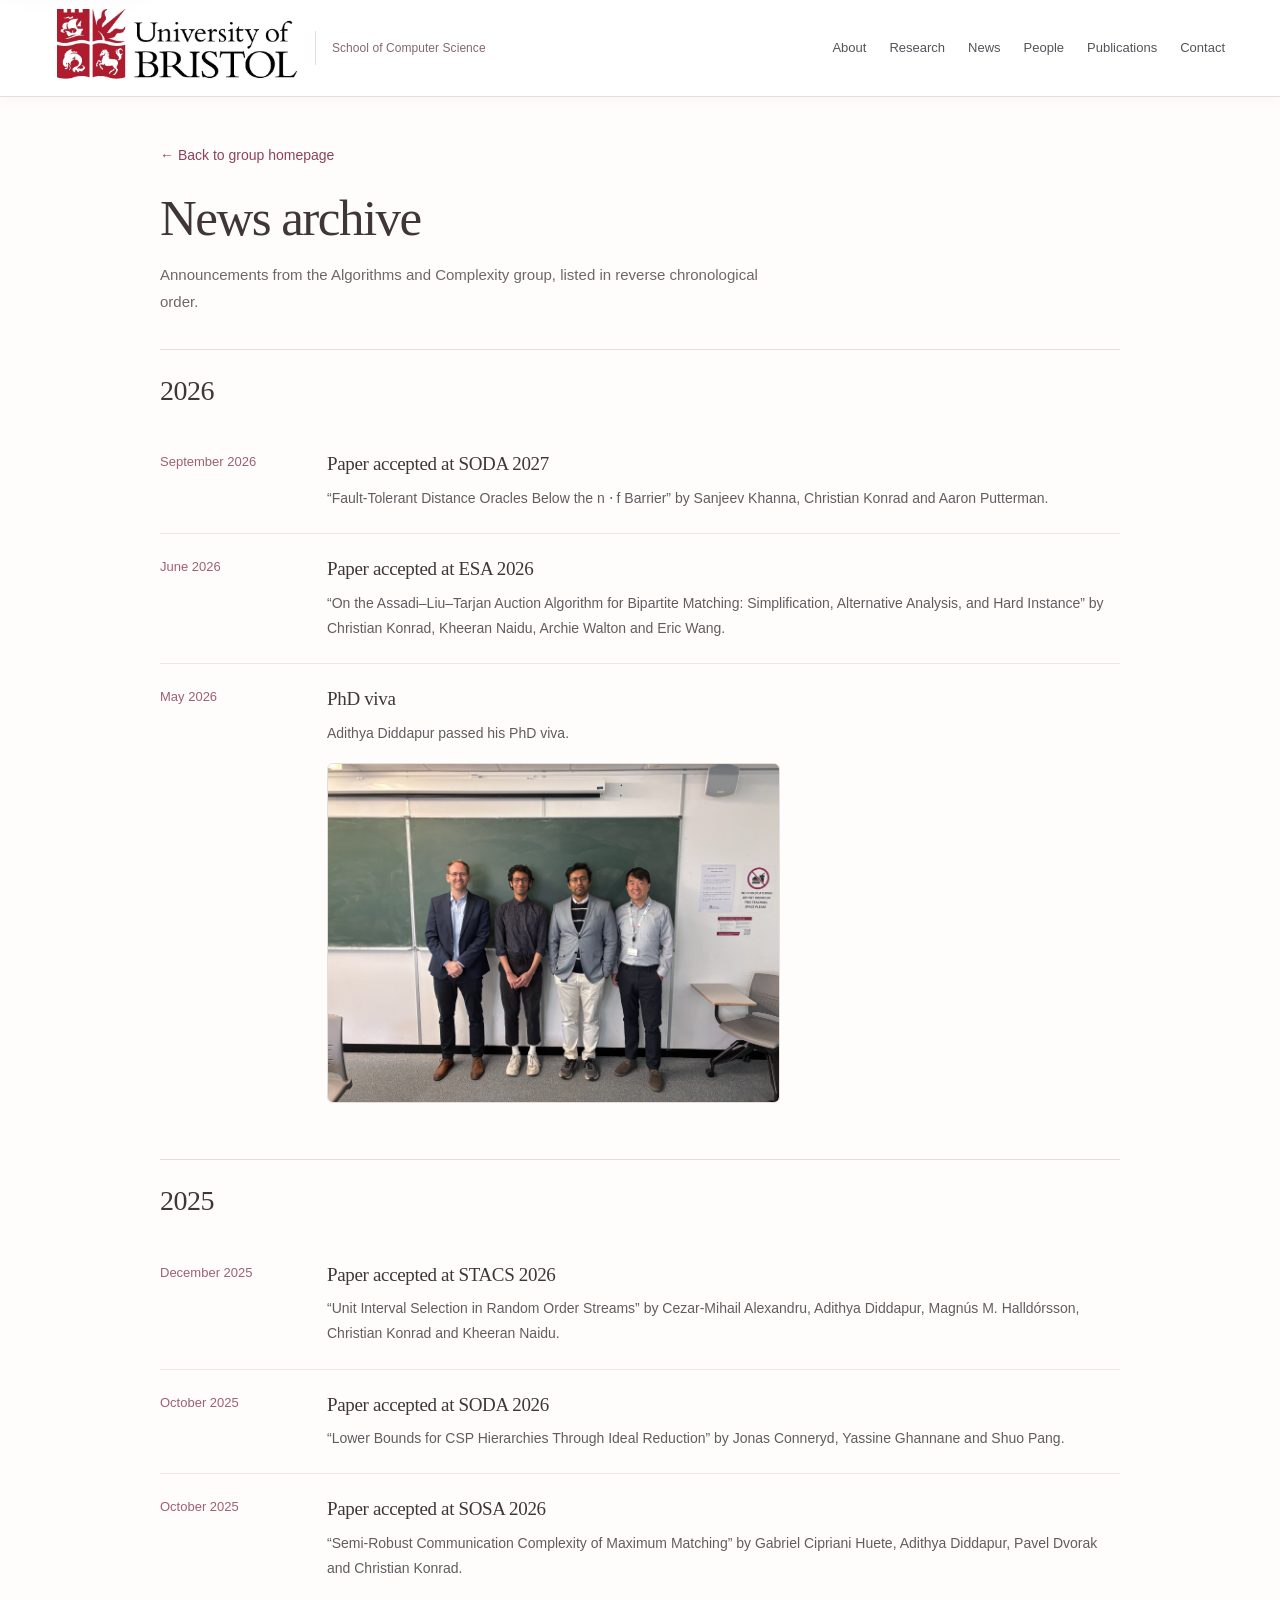
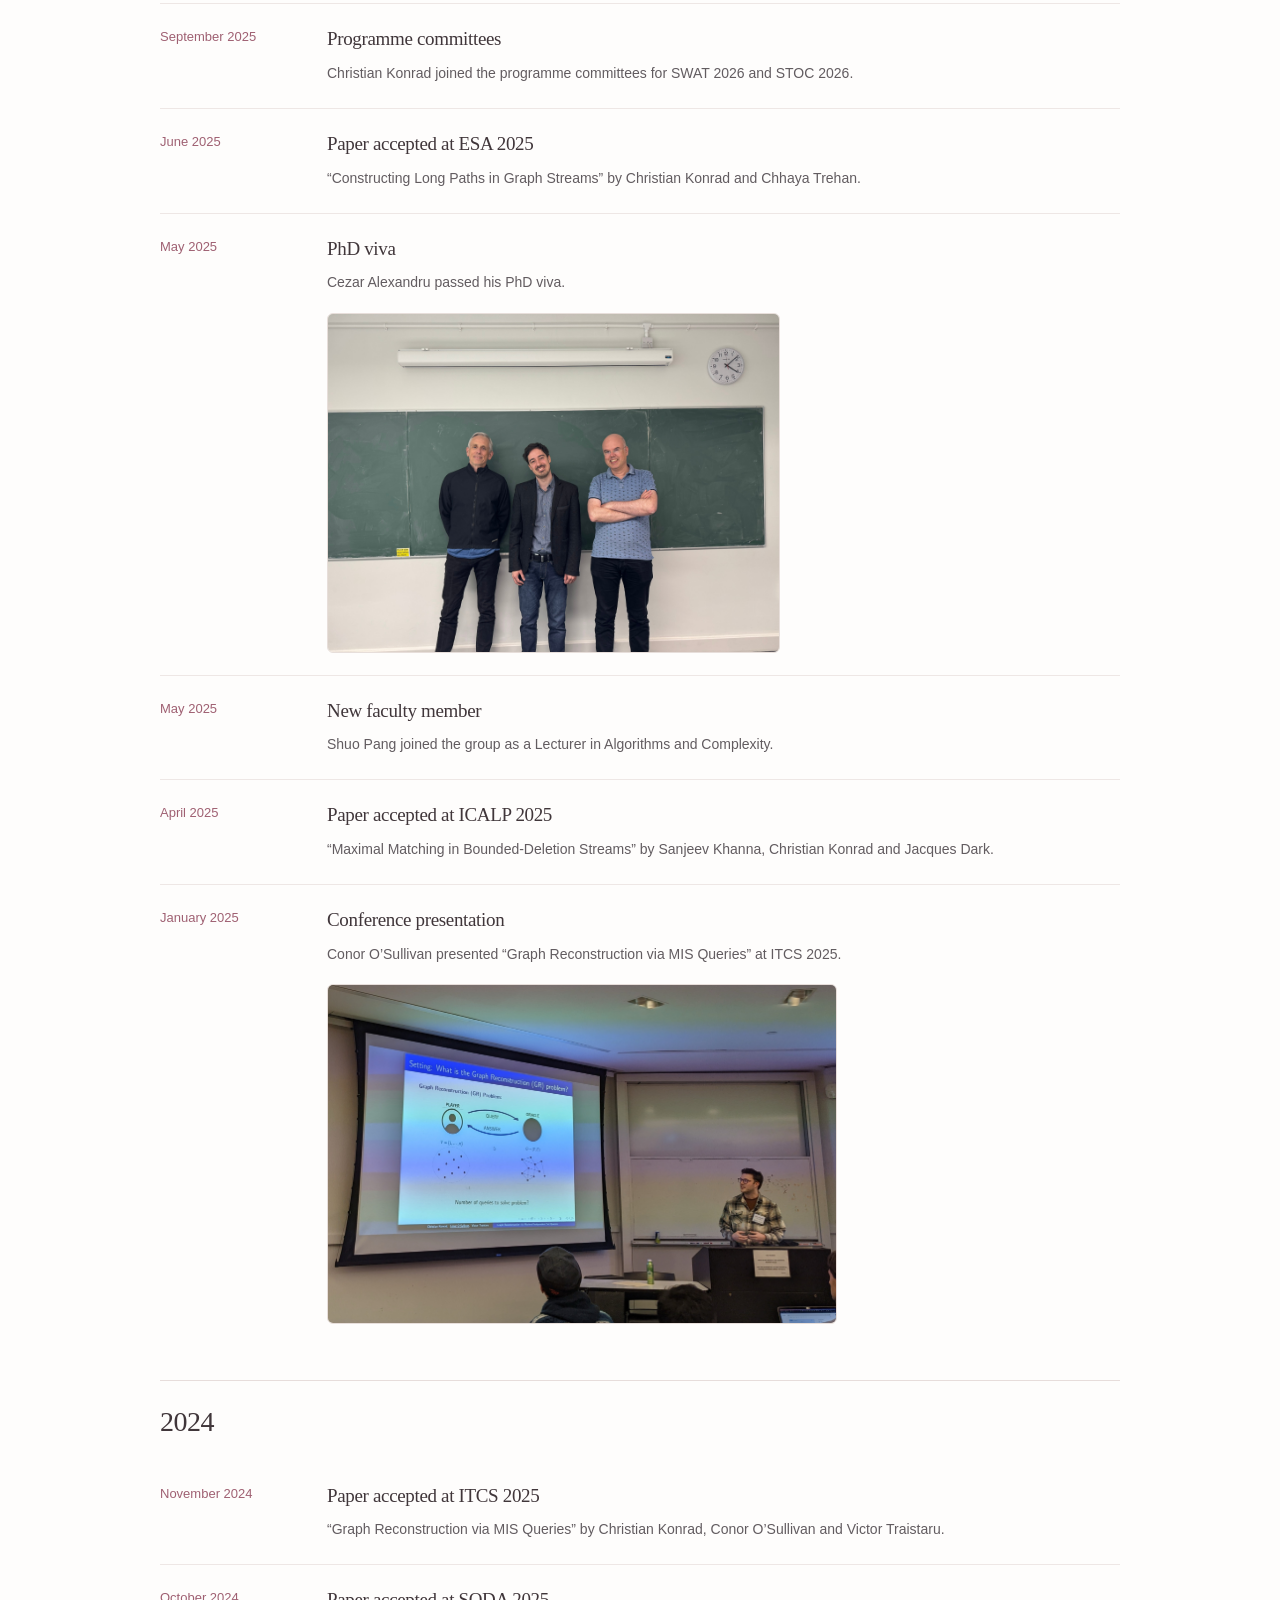
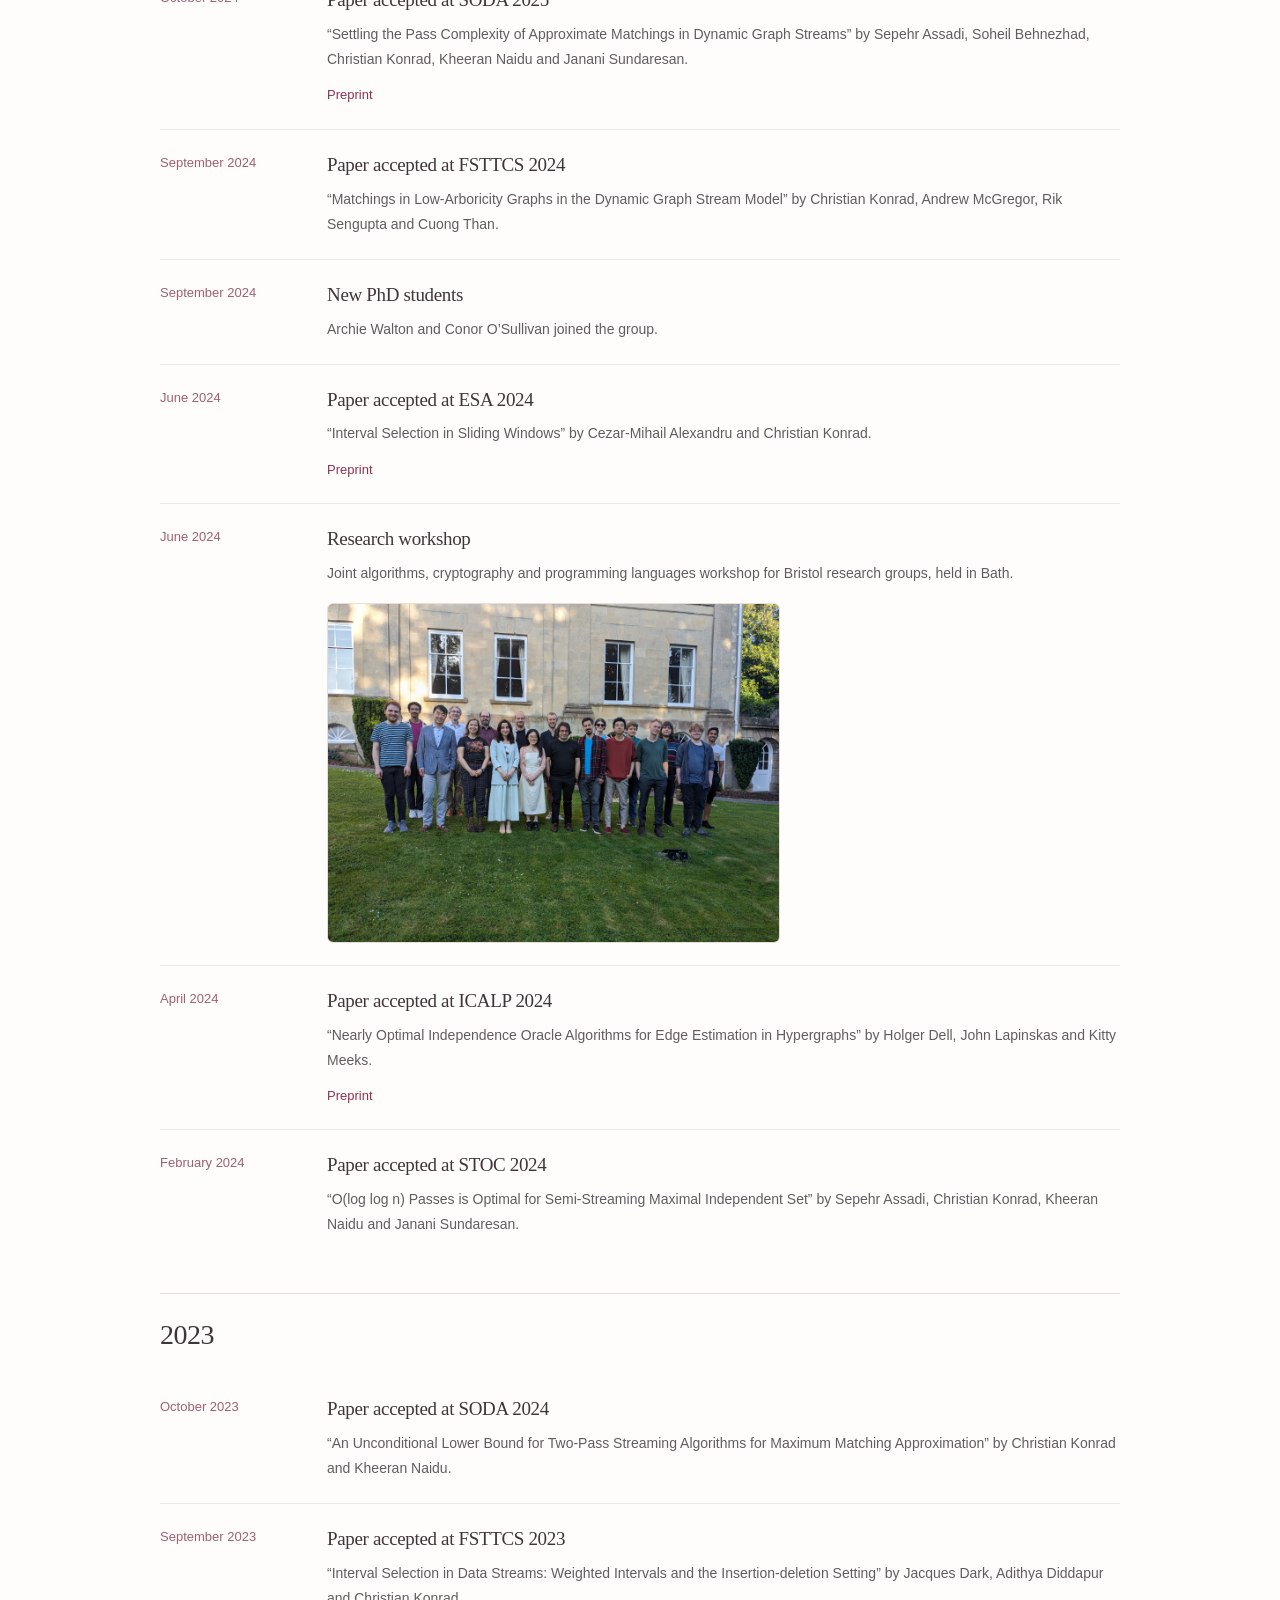
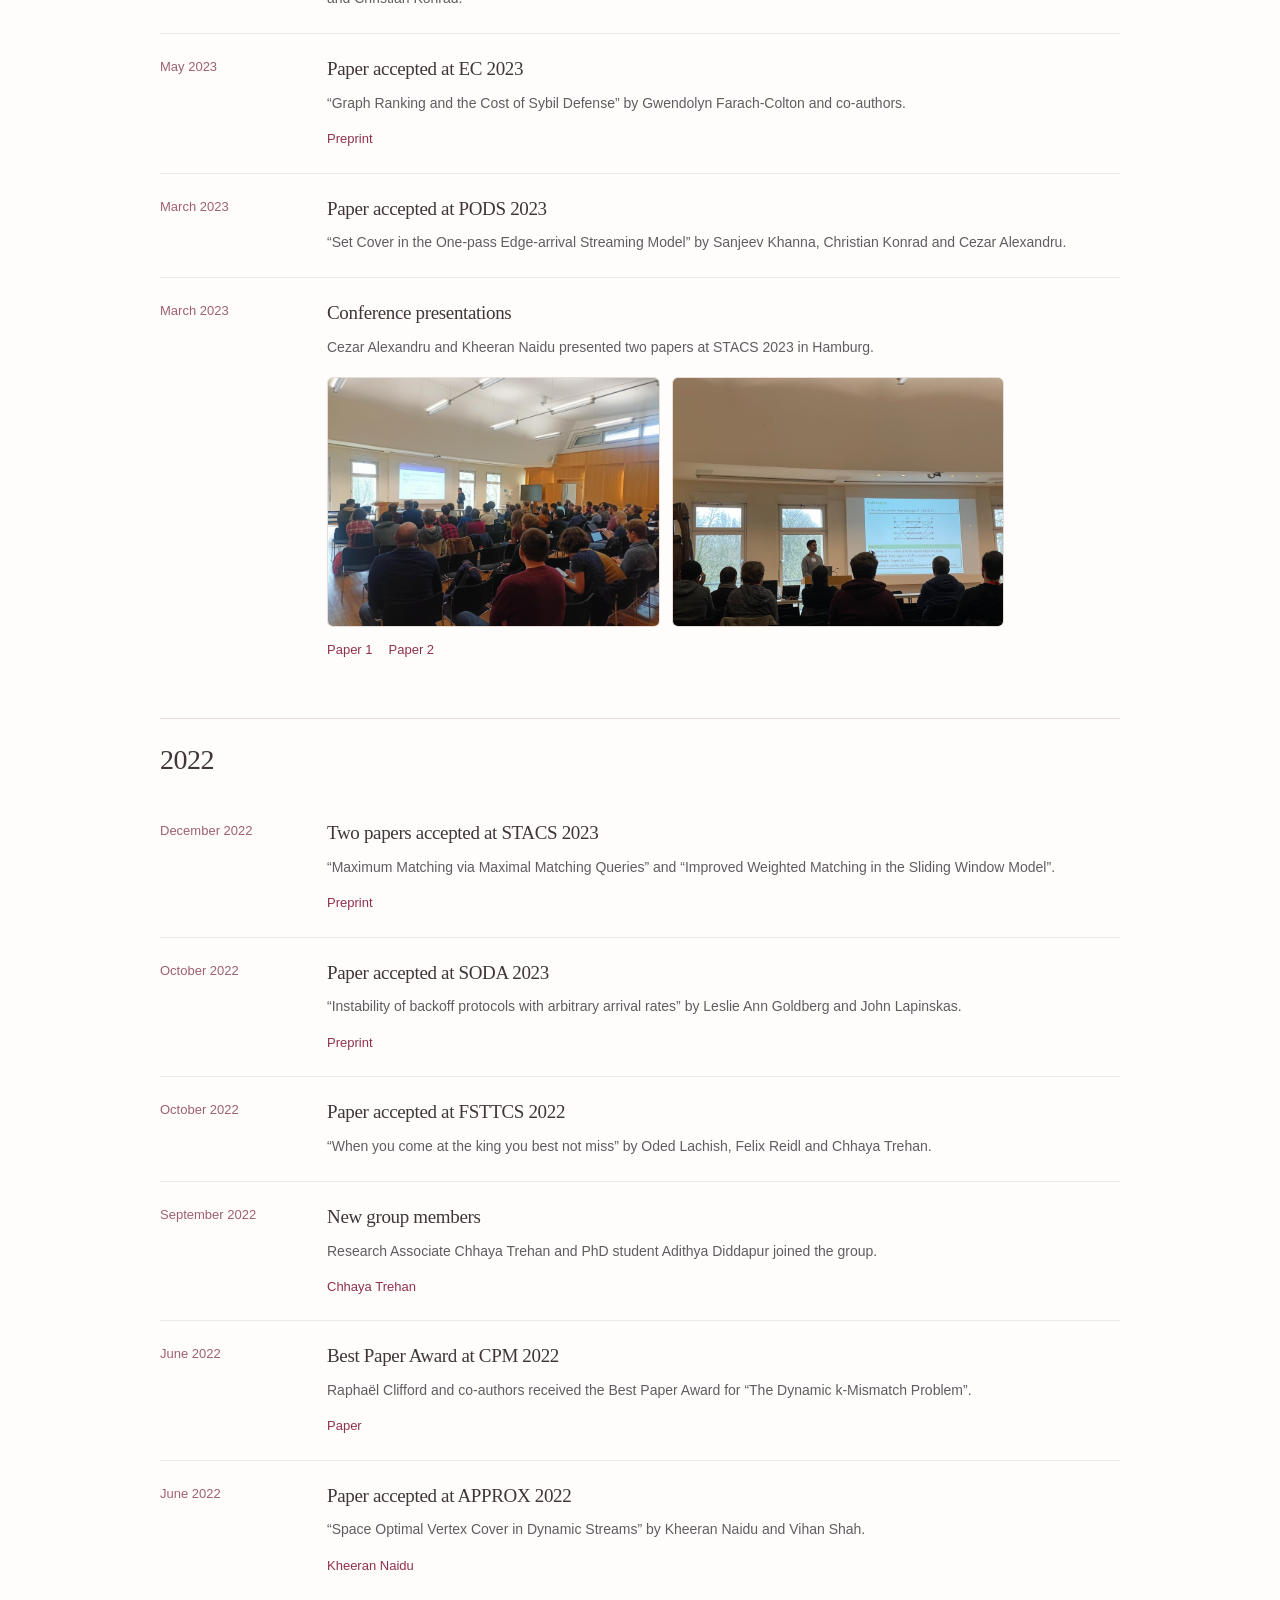
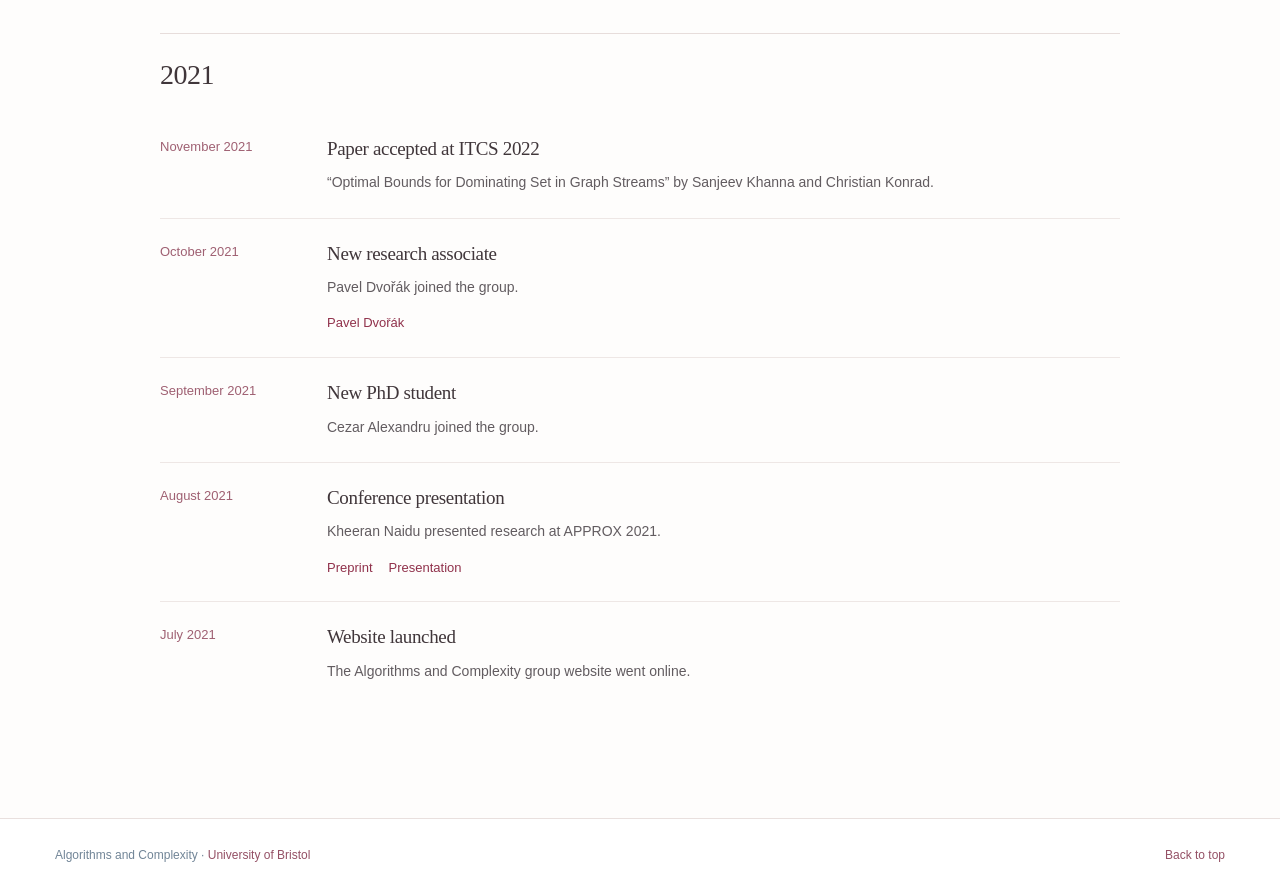
<file: news.html>
<!DOCTYPE html>
<html lang="en-GB">
 <head>
  <meta charset="utf-8"/>
  <meta content="width=device-width, initial-scale=1" name="viewport"/>
  <meta content="Archive of news and photographs from the Algorithms and Complexity group, University of Bristol." name="description"/>
  <meta content="#f9fbfc" name="theme-color"/>
  <title>
   News archive | Algorithms and Complexity | University of Bristol
  </title>
  <link href="assets/site.css" rel="stylesheet"/>
  <script defer="True" src="content/news.js">
  </script>
  <script defer="True" src="content/publications.js">
  </script>
  <script defer="True" src="assets/site.js">
  </script>
 </head>
 <body>
  <a class="skip" href="#main">
   Skip to content
  </a>
  <header class="site-header">
   <div class="site-wrap head-inner">
    <div class="brand-area">
     <a aria-label="University of Bristol website" class="brand-mark" href="https://www.bristol.ac.uk/">
      <span class="brand-fallback">
       University of Bristol
      </span>
      <img alt="University of Bristol logo, red crest and black wordmark" decoding="async" loading="eager" onerror="this.style.display='none';this.parentElement.classList.add('image-unavailable')" src="images/bristol-logo.jpg"/>
     </a>
     <span aria-hidden="true" class="brand-divider">
     </span>
     <span class="brand-caption">
      <a href="https://www.bristol.ac.uk/science-engineering/schools/computer-science/">
       School of Computer Science
      </a>
     </span>
    </div>
    <nav aria-label="Main navigation" class="site-nav">
     <a href="index.html#about">
      About
     </a>
     <a href="index.html#research">
      Research
     </a>
     <a href="news.html">
      News
     </a>
     <a href="index.html#people">
      People
     </a>
     <a href="index.html#publications">
      Publications
     </a>
     <a href="index.html#contact">
      Contact
     </a>
    </nav>
   </div>
  </header>
  <main class="site-wrap" id="main">
   <div class="site-wrap">
    <div class="archive-layout">
     <a class="archive-back" href="index.html#news">
      &larr; Back to group homepage
     </a>
     <h1>
      News archive
     </h1>
     <p class="archive-intro">
      Announcements from the Algorithms and Complexity group, listed in reverse chronological order.
     </p>
     <div id="news-archive-items">
     </div>
    </div>
   </div>
  </main>
  <footer class="footer">
   <div class="site-wrap footer-inner">
    <span>
     Algorithms and Complexity &middot;
     <a href="https://www.bristol.ac.uk/">
      University of Bristol
     </a>
    </span>
    <span>
     <a href="#main">
      Back to top
     </a>
    </span>
   </div>
  </footer>
 </body>
</html>
</file>
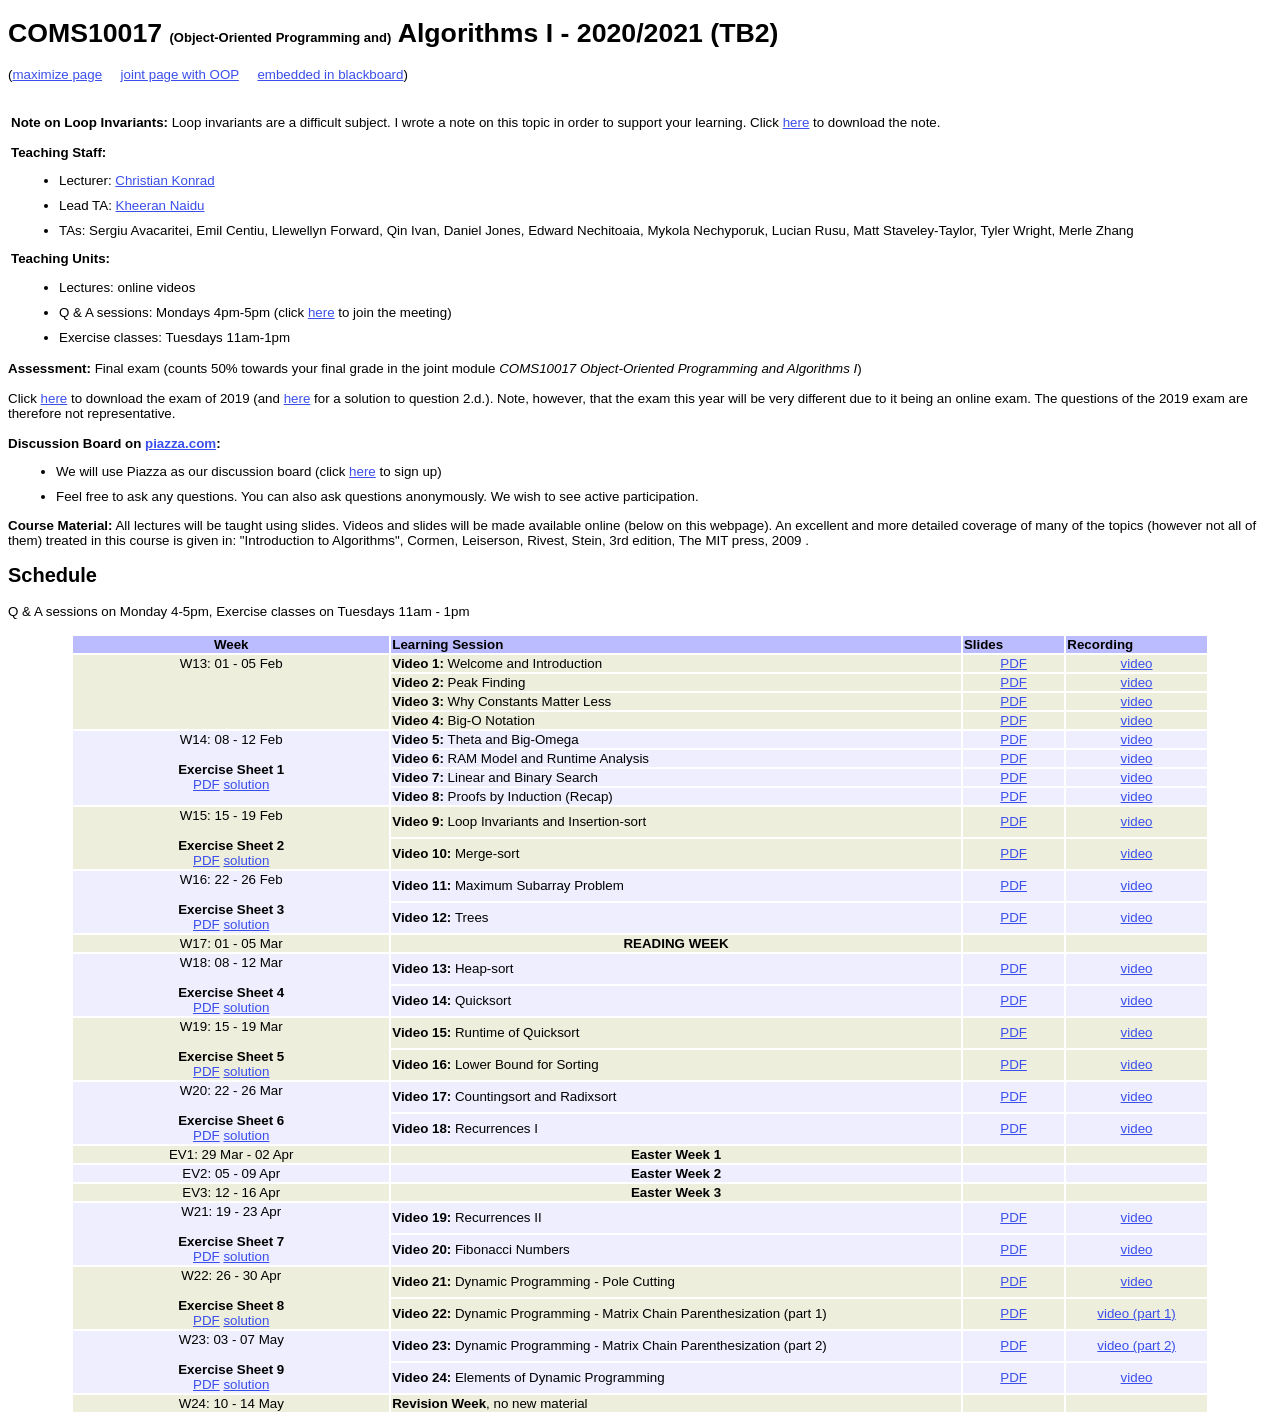
<file: courses/2021_2022_COMS10017/alg.html>
<!DOCTYPE html PUBLIC "-//W3C//DTD HTML 4.01//EN" "http://www.w3.org/TR/html4/strict.dtd">
<html>

	<head>
		<meta content="text/html; charset=ISO-8859-1" http-equiv="content-type">
		<title>COMS10017 - Algorithms 1</title>

		<style type="text/css">
			h1 {
  			font-family: verdana,Arial,Helvetica,sans-serif;			
			font-size: 2em;
			font-weight: bold;
			}
			h2 {
  			font-family: verdana,Arial,Helvetica,sans-serif;
			font-size: 1.5em;
			}

			h3 {
  			font-family: verdana,Arial,Helvetica,sans-serif;
			font-size: 1.3em;
			margin-bottom: 0.0em;
			margin-top: 1.2em;
			}


			body {
			font: 10pt verdana,Arial,Helvetica,sans-serif;
			}
			a {
  			font-family: verdana,Arial,Helvetica,sans-serif;
			color: #3b4fEb;
			}

			ol,li {
			margin-left: 8px;
			margin-top: 10px;
			}
			ol {
    counter-reset: list; }
			ol > li {
				list-style: none;
			}
	ol > li:before {
    content: "[" counter(list) "] ";
    counter-increment: list;
}

		</style>
		<script type="text/javascript">

			var _gaq = _gaq || [];
			_gaq.push(['_setAccount', 'UA-37079407-1']);
			_gaq.push(['_trackPageview']);

			(function() {
				var ga = document.createElement('script'); ga.type = 'text/javascript'; ga.async = true;
				ga.src = ('https:' == document.location.protocol ? 'https://ssl' : 'http://www') + '.google-analytics.com/ga.js';
				var s = document.getElementsByTagName('script')[0]; s.parentNode.insertBefore(ga, s);
			})();
		</script>
  


	</head>

	<body>
		<h1>COMS10017 <font size="-1">(Object-Oriented Programming and)</font> Algorithms I - 2020/2021 (TB2)</h1>
		(<a href="alg.html" target="_top">maximize page</a> &nbsp;&nbsp;&nbsp; <a href="index.html" target="_top">joint page with OOP</a> &nbsp;&nbsp;&nbsp; <a href="https://www.ole.bris.ac.uk/webapps/blackboard/execute/content/blankPage?cmd=view&content_id=_5147643_1&course_id=_240777_1">embedded in blackboard</a>)
		<br>
		<br>
		
<table width="95%">
 <tr>
  <td>  
  
<br>
		<b>Note on Loop Invariants:</b> Loop invariants are a difficult subject. I wrote a note on this topic in order to support your learning. Click <a href="alg/worksheets/note-on-loop-invariants.pdf">here</a> to download the note.
<br>
<br>

		<b>Teaching Staff:</b> 
<ul>
 <li>Lecturer: <a href="http://people.cs.bris.ac.uk/~konrad">Christian Konrad</a> </li>
 <li>Lead TA: <a href="mailto:kn16063@bristol.ac.uk">Kheeran Naidu</a></li>
 <li>TAs: Sergiu Avacaritei, Emil Centiu, Llewellyn Forward, Qin Ivan, Daniel Jones, Edward Nechitoaia, Mykola Nechyporuk, Lucian Rusu, Matt Staveley-Taylor, Tyler Wright, Merle Zhang</li>
</ul>		

<b>Teaching Units:</b> 
<ul>
 <li>Lectures: online videos</li>
 <li>Q & A sessions: Mondays 4pm-5pm (click <a href="https://teams.microsoft.com/l/meetup-join/19%3a520042d9ff894c048da9c23f7d64b21a%40thread.tacv2/1612776221121?context=%7b%22Tid%22%3a%22b2e47f30-cd7d-4a4e-a5da-b18cf1a4151b%22%2c%22Oid%22%3a%22be02198d-0575-4ca7-8849-331182eb86d2%22%7d">here</a> to join the meeting)</li>
 <li>Exercise classes: Tuesdays 11am-1pm</li>
</ul>    
  </td>
  
 </tr>
</table>

<b>Assessment:</b> Final exam (counts 50&percnt; towards your final grade in the joint module <i>COMS10017 Object-Oriented Programming and Algorithms I</i>) <br><br>

Click <a href="alg/worksheets/exam-2019.pdf">here</a> to download the exam of 2019 (and <a href="alg/worksheets/q2d.png">here</a> for a solution to question 2.d.). Note, however, that the exam this year will be very different due to it being an online exam. The questions of the 2019 exam are therefore not representative.

<br> <br>


<b>Discussion Board on <a href="http://piazza.com/bristol.ac.uk/spring2021/coms10017">piazza.com</a>:</b>
<ul>
 <li>We will use Piazza as our discussion board (click <a href="http://piazza.com/bristol.ac.uk/spring2021/coms10017">here</a> to sign up)</li>
 <li>Feel free to ask any questions. You can also ask questions anonymously. We wish to see active participation.</li>
</ul>
<b>Course Material:</b> 
All lectures will be taught using slides. Videos and slides will be made available online (below on this webpage). An excellent and more detailed coverage of many of the topics (however not all of them) treated in this course is given in:

"Introduction to Algorithms", Cormen, Leiserson, Rivest, Stein, 3rd edition, The MIT press, 2009 .



<h2>Schedule</h2>
Q & A sessions on Monday 4-5pm, Exercise classes on Tuesdays 11am - 1pm

<br> <br>


<table style="width:90%; border-collapse: separate; border: 0px solid black;" cellspacing="2px" align="center">
 <tr style="background-color:#bbf"><th style="width:160px">Week</th>
  <th style="width:290px" align="left">Learning Session</th><th style="width:50px" align="left">Slides</th><th align="left" style="width:70px">Recording</th>
 </tr>
 <tr style="background-color:#eed"><td rowspan="4" valign = "top" align="center">W13: 01 - 05 Feb</td><td><b>Video 1:</b> Welcome and Introduction</td><td align="center"><a href="alg/slides/01-Introduction-web.pdf">PDF</a></td><td align="center"> <a href="https://web.microsoftstream.com/video/385b2610-6827-4f54-af42-fccd6d009704" target="_top">video</a> </td></tr>
 
 <tr style="background-color:#eed"><td><b>Video 2:</b> Peak Finding</td><td align="center"><a href="alg/slides/02-peak-finding-web.pdf">PDF</a></td><td align="center"> <a href="https://web.microsoftstream.com/video/627840aa-5d0f-4a60-bbf3-edeefb96712d" target="_top">video</a> </td></tr>
 
 <tr style="background-color:#eed"><td><b>Video 3:</b> Why Constants Matter Less</td><td align="center"><a href="alg/slides/03-why-constants-matter-less-web.pdf">PDF</a></td><td align="center"> <a href="https://web.microsoftstream.com/video/18692520-e698-4859-bc5e-429e19b96083" target="_top">video</a> </td></tr>

 <tr style="background-color:#eed"><td><b>Video 4:</b> Big-O Notation</td><td align="center"><a href="alg/slides/04-big-o-notation-web.pdf">PDF</a></td><td align="center"> <a href="https://web.microsoftstream.com/video/d45f1f3c-12b2-43a9-a4d8-2ab5f465390b" target="_top">video</a> </td></tr>

 
 
 
 
 <tr style="background-color:#eef"><td rowspan="4" valign="top" align="center">W14: 08 - 12 Feb <br> <br> <b>Exercise Sheet 1</b> <br><a href="alg/worksheets/sheet1.pdf">PDF</a>&nbsp;<a href="alg/worksheets/sheet1-solution.pdf">solution</a></td><td><b>Video 5: </b>Theta and Big-Omega</td></td><td align="center"><a href="alg/slides/05-theta-omega-web.pdf">PDF</a></td><td align="center">  <a href="https://web.microsoftstream.com/video/e0edc1fb-0605-41ed-a0cf-ea2a85a8cfb6" target="_top">video</a> </td></tr>
 
 
 
 <tr style="background-color:#eef"><td><b>Video 6: </b>RAM Model and Runtime Analysis</td><td align="center"><a href="alg/slides/06-RAM-model-web.pdf">PDF</a></td><td align="center"> <a href="https://web.microsoftstream.com/video/f9ea5026-bddc-4cb8-a7f4-8e185273ab85" target="_top">video</a> </td></tr>
 
 <tr style="background-color:#eef"><td><b>Video 7: </b>Linear and Binary Search</td><td align="center"><a href="alg/slides/07-search-web.pdf">PDF</a></td><td align="center"> <a href="https://web.microsoftstream.com/video/65b2a630-a2f2-4816-a6dd-8ecb368f489a" target="_top">video</a> </td></tr>
 
 <tr style="background-color:#eef"><td><b>Video 8: </b>Proofs by Induction (Recap)</td><td align="center"><a href="alg/slides/08-induction-web.pdf">PDF</a></td><td align="center"> <a href="https://web.microsoftstream.com/video/2a707cd6-68b3-4172-ac0a-822397cb9683" target="_top">video</a> </td></tr>
 
 
 <tr style="background-color:#eed"><td rowspan="2" valign="top" align="center">W15: 15 - 19 Feb <br> <br> <b>Exercise Sheet 2</b> <br><a href="alg/worksheets/sheet2.pdf">PDF</a>&nbsp;<a href="alg/worksheets/sheet2-solution.pdf">solution</a></td><td><b>Video 9: </b>Loop Invariants and Insertion-sort</td><td align="center"><a href="alg/slides/09-loop-invariants-web.pdf">PDF</a></td><td align="center"> <a href="https://web.microsoftstream.com/video/114583e1-3c86-45cc-bc84-74d3c91a06c7">video</a> </td></tr>
 
 
 <tr style="background-color:#eed"><td><b>Video 10: </b>Merge-sort</td><td align="center"><a href="alg/slides/10-merge-sort-web.pdf">PDF</a></td><td align="center"> <a href="https://web.microsoftstream.com/video/c875d02e-d198-46bc-980c-1d7e5418ddfd">video</a> </td></tr>
 
 
 <tr style="background-color:#eef"><td rowspan="2" valign="top" align="center">W16: 22 - 26 Feb <br> <br> <b>Exercise Sheet 3</b> <br><a href="alg/worksheets/sheet3.pdf">PDF</a>&nbsp;<a href="alg/worksheets/sheet3-solution.pdf">solution</a></td><td><b>Video 11: </b>Maximum Subarray Problem</td><td align="center"><a href="alg/slides/11-maximum-subarray-web.pdf">PDF</a></td><td align="center"> <a href="https://web.microsoftstream.com/video/74ecbd73-004a-40bc-ad6a-dfbc638eb87d">video</a> </td></tr>
 
 <tr style="background-color:#eef"><td><b>Video 12: </b>Trees</td><td align="center"><a href="alg/slides/12-trees-web.pdf">PDF</a></td><td align="center"> <a href="https://web.microsoftstream.com/video/9d005a68-6f7b-468d-a834-49e4d31f2a91">video</a> </td></tr>
 
 
 <tr style="background-color:#eed"><td rowspan="1" valign="top" align="center">W17: 01 - 05 Mar</td><td colspan="1"><center><b>READING WEEK</b></center></td><td align="center"><a href=""></a></td><td align="center"> <a href=""></a> </td></tr>
 
 <tr style="background-color:#eef"><td rowspan="2" valign="top" align="center">W18: 08 - 12 Mar <br> <br> <b>Exercise Sheet 4</b> <br><a href="alg/worksheets/sheet4.pdf">PDF</a>&nbsp;<a href="alg/worksheets/sheet4-solution.pdf">solution</a></td><td><b>Video 13: </b>Heap-sort</td><td align="center"><a href="alg/slides/13-heap-sort-web.pdf">PDF</a></td><td align="center"> <a href="https://web.microsoftstream.com/video/20a60d58-310a-474c-bace-2f7bdcce96b8">video</a> </td></tr>
 
 <tr style="background-color:#eef"><td><b>Video 14: </b>Quicksort</td><td align="center"><a href="alg/slides/14-quick-sort-web.pdf">PDF</a></td><td align="center"> <a href="https://web.microsoftstream.com/video/34ae7841-2faa-40bf-b3d3-fc5b04ae2098">video</a> </td></tr>
  
 
 <tr style="background-color:#eed"><td rowspan="2" valign="top" align="center">W19: 15 - 19 Mar <br> <br> <b>Exercise Sheet 5</b> <br><a href="alg/worksheets/sheet5.pdf">PDF</a>&nbsp;<a href="alg/worksheets/sheet5-solution.pdf">solution</a></td><td><b>Video 15: </b>Runtime of Quicksort</td><td align="center"><a href="alg/slides/15-quick-sort-runtime-web.pdf">PDF</a></td><td align="center"> <a href="https://web.microsoftstream.com/video/58844fb4-a037-4eb6-89fd-a5700276d7da">video</a> </td></tr>

 <tr style="background-color:#eed"><td><b>Video 16: </b>Lower Bound for Sorting</td><td align="center"><a href="alg/slides/16-sorting-lb-web.pdf">PDF</a></td><td align="center"> <a href="https://web.microsoftstream.com/video/7add311a-96b0-4c31-b814-857810d04668">video</a> </td></tr>


 
 <tr style="background-color:#eef"><td rowspan="2" valign="top" align="center">W20: 22 - 26 Mar <br> <br> <b>Exercise Sheet 6</b> <br><a href="alg/worksheets/sheet6.pdf">PDF</a>&nbsp;<a href="alg/worksheets/sheet6-solution.pdf">solution</a></td><td><b>Video 17: </b>Countingsort and Radixsort</td><td align="center"><a href="alg/slides/17-counting-radix-web.pdf">PDF</a></td><td align="center"> <a href="https://web.microsoftstream.com/video/660180bc-ebf8-477b-9366-7d53862e0e06">video</a> </td></tr>

 <tr style="background-color:#eef"><td><b>Video 18: </b>Recurrences I</td><td align="center"><a href="alg/slides/18-recurrences-1-web.pdf">PDF</a></td><td align="center"> <a href="https://web.microsoftstream.com/video/41013253-f4b4-489f-95db-2ca282c94477">video</a> </td></tr>

 
<tr style="background-color:#eed"><td rowspan="1" valign="top" align="center">EV1: 29 Mar - 02 Apr</td><td colspan="1"><center><b>Easter Week 1</b></center></td><td align="center"><a href=""></a></td><td align="center"> <a href=""></a> </td></tr>
 
 <tr style="background-color:#eef"><td rowspan="1" valign="top" align="center">EV2: 05 - 09 Apr</td><td colspan="1"><center><b>Easter Week 2</b></center></td><td align="center"><a href=""></a></td><td align="center"> <a href=""></a> </td></tr>

<tr style="background-color:#eed"><td rowspan="1" valign="top" align="center">EV3: 12 - 16 Apr</td><td colspan="1"><center><b>Easter Week 3</b></center></td><td align="center"><a href=""></a></td><td align="center"> <a href=""></a> </td></tr>
 
 <tr style="background-color:#eef"><td rowspan="2" valign="top" align="center">W21: 19 - 23 Apr <br> <br> <b>Exercise Sheet 7</b> <br><a href="alg/worksheets/sheet7.pdf">PDF</a>&nbsp;<a href="alg/worksheets/sheet7-solution.pdf">solution</a></td><td><b>Video 19: </b>Recurrences II</td><td align="center"><a href="alg/slides/19-recurrences-2-web.pdf">PDF</a></td><td align="center"> <a href="https://web.microsoftstream.com/video/be2767c6-4a5b-4304-8789-2207c3dbf33c">video</a> </td></tr>
 
 <tr style="background-color:#eef"><td><b>Video 20: </b>Fibonacci Numbers</td><td align="center"><a href="alg/slides/20-fibonacci-numbers-web.pdf">PDF</a></td><td align="center"> <a href="https://web.microsoftstream.com/video/60bc6f74-8585-411f-a0e2-eecfdbb625c3">video</a> </td></tr>


<tr style="background-color:#eed"><td rowspan="2" valign="top" align="center">W22: 26 - 30 Apr <br> <br> <b>Exercise Sheet 8</b> <br><a href="alg/worksheets/sheet8.pdf">PDF</a>&nbsp;<a href="alg/worksheets/sheet8-solution.pdf">solution</a></td><td><b>Video 21: </b>Dynamic Programming - Pole Cutting </td><td align="center"><a href="alg/slides/21-pole-cutting-web.pdf">PDF</a></td><td align="center"> <a href="https://web.microsoftstream.com/video/9f442e33-130d-4f40-84ee-d8da3242ae61">video</a> </td></tr>

 <tr style="background-color:#eed"><td><b>Video 22: </b>Dynamic Programming - Matrix Chain Parenthesization (part 1)</td><td align="center"><a href="alg/slides/22-matrix-chain-multiplication-web.pdf">PDF</a></td><td align="center"> <a href="https://web.microsoftstream.com/video/b61527a3-06b5-4bef-bca4-5704d3660671">video (part 1)</a> </td></tr>


 <tr style="background-color:#eef"><td rowspan="2" valign="top" align="center">W23: 03 - 07 May <br> <br> <b>Exercise Sheet 9</b> <br><a href="alg/worksheets/sheet9.pdf">PDF</a>&nbsp;<a href="alg/worksheets/sheet9-solution.pdf">solution</a></td><td><b>Video 23: </b>Dynamic Programming - Matrix Chain Parenthesization (part 2) </td><td align="center"><a href="alg/slides/22-matrix-chain-multiplication-web.pdf">PDF</a></td><td align="center"> <a href="https://web.microsoftstream.com/video/2af2a20d-fa7e-4f97-bea3-234e739990f0">video (part 2)</a> </td></tr>
 
 <tr style="background-color:#eef"><td><b>Video 24: </b> Elements of Dynamic Programming</td><td align="center"><a href="alg/slides/24-elements-of-dyn-prog-web.pdf">PDF</a></td><td align="center"> <a href="https://web.microsoftstream.com/video/abeced22-79d4-4dc2-9ba7-820e333146a0">video</a> </td></tr>


<tr style="background-color:#eed"><td rowspan="1" valign="top" align="center">W24: 10 - 14 May</td><td><b>Revision Week</b>, no new material</td><td align="center"><a href=""></a></td><td align="center"> <a href=""></a> </td></tr>

 
</table> 
 
 		
		
	</body>
</html>
</file>
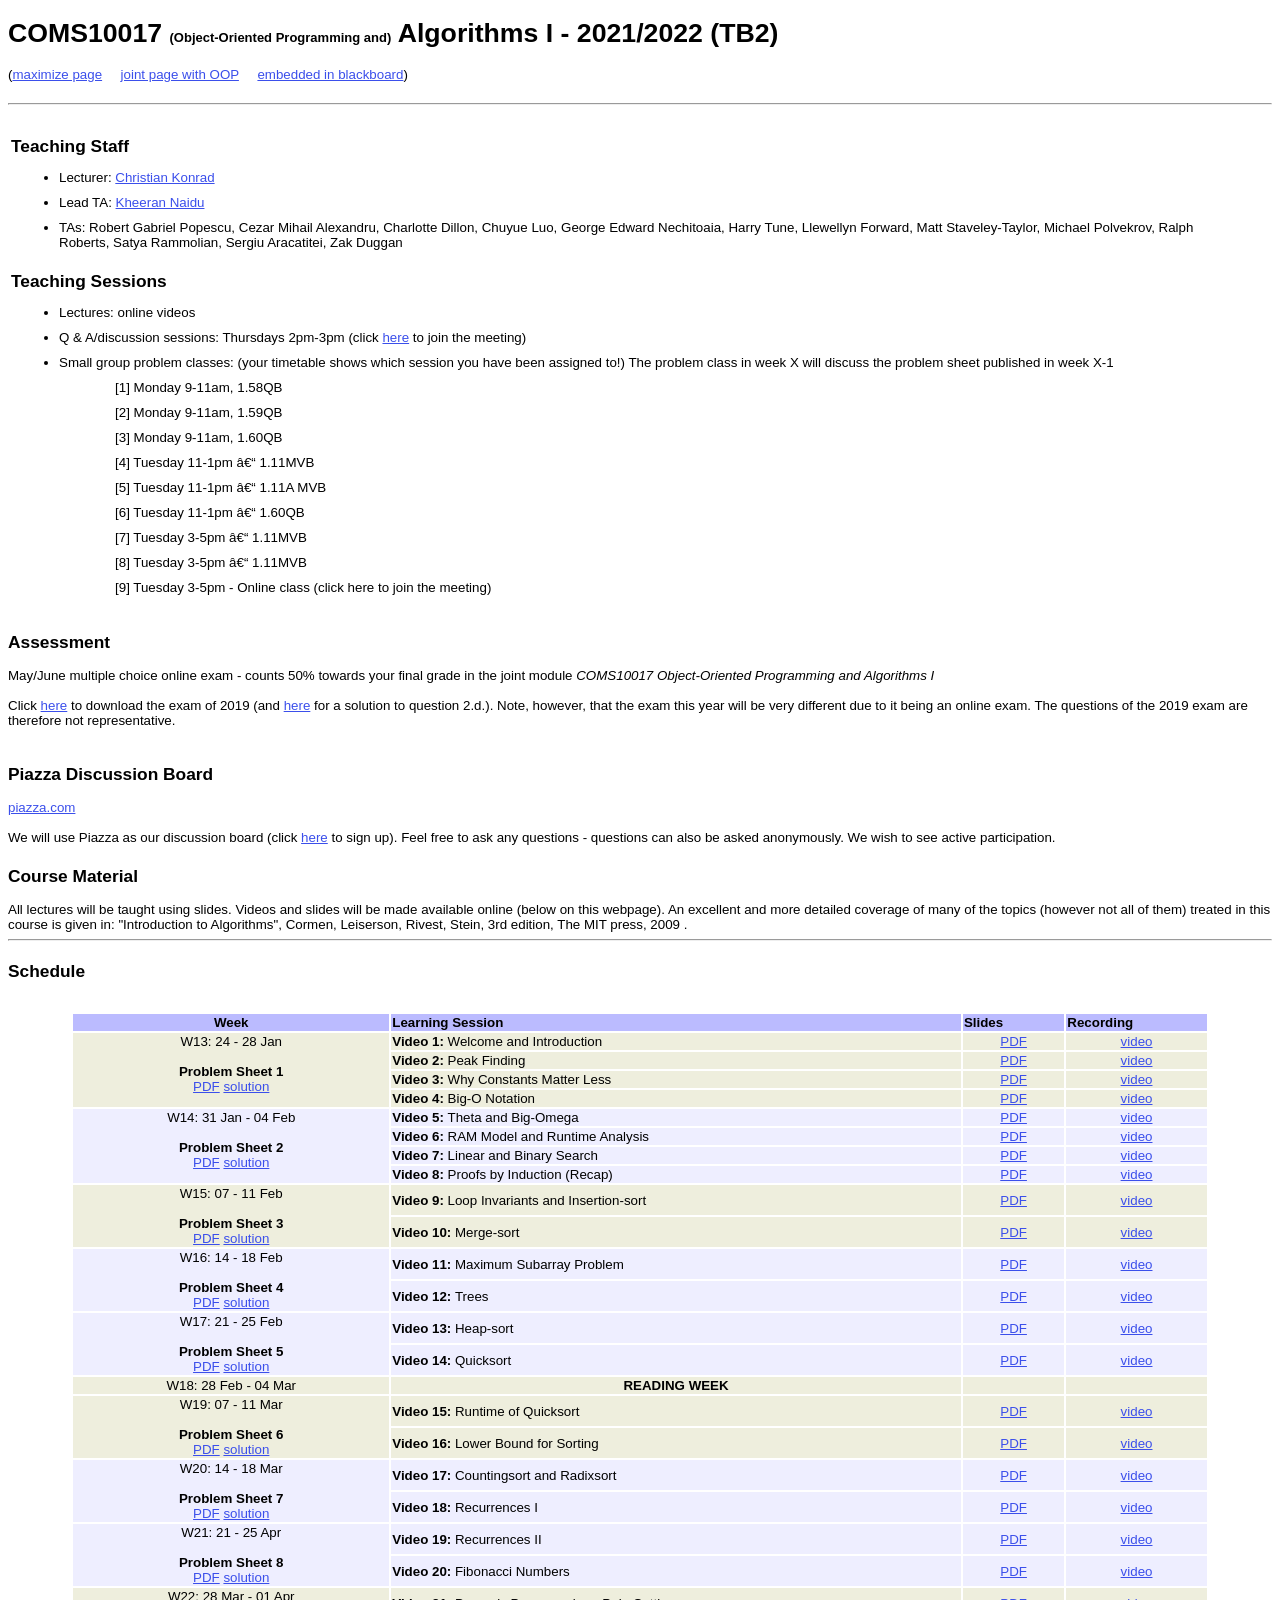
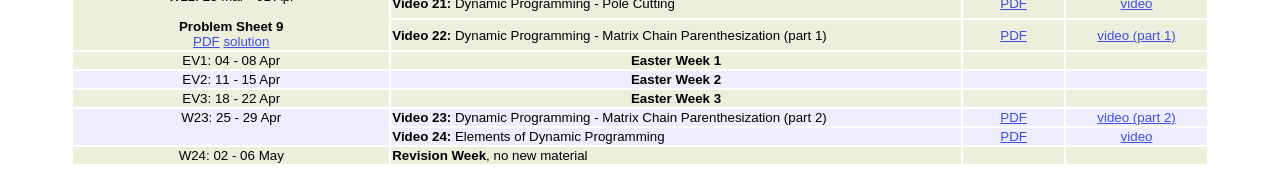
<file: courses/2021_2022_COMS10017/coms10017-schedule-copy.html>
<!DOCTYPE html PUBLIC "-//W3C//DTD HTML 4.01//EN" "http://www.w3.org/TR/html4/strict.dtd">
<html>

	<head>
		<meta content="text/html; charset=ISO-8859-1" http-equiv="content-type">
		<title>COMS10017 - Algorithms 1 (and OOP)</title>

		<style type="text/css">
			h1 {
  			font-family: verdana,Arial,Helvetica,sans-serif;			
			font-size: 2em;
			font-weight: bold;
			}
			h2 {
  			font-family: verdana,Arial,Helvetica,sans-serif;
			font-size: 1.5em;
			}

			h3 {
  			font-family: verdana,Arial,Helvetica,sans-serif;
			font-size: 1.3em;
			margin-bottom: 0.0em;
			margin-top: 1.2em;
			}


			body {
			font: 10pt verdana,Arial,Helvetica,sans-serif;
			}
			a {
  			font-family: verdana,Arial,Helvetica,sans-serif;
			color: #3b4fEb;
			}

			ol,li {
			margin-left: 8px;
			margin-top: 10px;
			}
			ol {
    counter-reset: list; }
			ol > li {
				list-style: none;
			}
	ol > li:before {
    content: "[" counter(list) "] ";
    counter-increment: list;
}

		</style>
		<script type="text/javascript">

			var _gaq = _gaq || [];
			_gaq.push(['_setAccount', 'UA-37079407-1']);
			_gaq.push(['_trackPageview']);

			(function() {
				var ga = document.createElement('script'); ga.type = 'text/javascript'; ga.async = true;
				ga.src = ('https:' == document.location.protocol ? 'https://ssl' : 'http://www') + '.google-analytics.com/ga.js';
				var s = document.getElementsByTagName('script')[0]; s.parentNode.insertBefore(ga, s);
			})();
		</script>
  


	</head>

	<body>
		<h1>COMS10017 <font size="-1">(Object-Oriented Programming and)</font> Algorithms I - 2021/2022 (TB2)</h1>
		(<a href="alg.html" target="_top">maximize page</a> &nbsp;&nbsp;&nbsp; <a href="index.html" target="_top">joint page with OOP</a> &nbsp;&nbsp;&nbsp; <a href="https://www.ole.bris.ac.uk/webapps/blackboard/execute/content/blankPage?cmd=view&content_id=_5147643_1&course_id=_240777_1">embedded in blackboard</a>)
		<br> <br>
		
<hr>

		  
<table width="95%">
 <tr>
  <td>    

<h3>Teaching Staff</h3> 
<ul>
 <li>Lecturer: <a href="http://people.cs.bris.ac.uk/~konrad">Christian Konrad</a> </li>
 <li>Lead TA: <a href="https://kheerannaidu.com/">Kheeran Naidu</a></li>
 <li>TAs: Robert Gabriel Popescu, Cezar Mihail Alexandru, Charlotte Dillon, Chuyue Luo, George Edward Nechitoaia, Harry Tune, Llewellyn Forward, 
Matt Staveley-Taylor, Michael Polvekrov, Ralph Roberts, Satya Rammolian, Sergiu Aracatitei, Zak Duggan</li>
</ul>		

<h3>Teaching Sessions</h3> 
<ul>
 <li>Lectures: online videos</li>
 <li>Q & A/discussion sessions: Thursdays 2pm-3pm (click <a href="https://teams.microsoft.com/l/meetup-join/19%3a520042d9ff894c048da9c23f7d64b21a%40thread.tacv2/1612776221121?context=%7b%22Tid%22%3a%22b2e47f30-cd7d-4a4e-a5da-b18cf1a4151b%22%2c%22Oid%22%3a%22be02198d-0575-4ca7-8849-331182eb86d2%22%7d">here</a> to join the meeting)</li>
 <li>Small group problem classes: (your timetable shows which session you have been assigned to!) The problem class in week X will discuss the problem sheet published in week X-1
 
 
  <ol>
   <li>Monday 9-11am, 1.58QB</li>
   <li>Monday 9-11am, 1.59QB</li>
<li>Monday 9-11am, 1.60QB</li>
<li>Tuesday 11-1pm – 1.11MVB</li>
<li>Tuesday 11-1pm – 1.11A MVB</li>
<li>Tuesday 11-1pm – 1.60QB</li>
<li>Tuesday 3-5pm – 1.11MVB</li>
<li>Tuesday 3-5pm – 1.11MVB</li>
<li>Tuesday 3-5pm - Online class (click here to join the meeting)</li>

  </ol>
 </li>
</ul>    
  </td>
  
 </tr>
</table>

<h3>Assessment</h3> 

<br>
May/June multiple choice online exam - counts 50&percnt; towards your final grade in the joint module <i>COMS10017 Object-Oriented Programming and Algorithms I</i>

 <br><br>

Click <a href="alg/worksheets/exam-2019.pdf">here</a> to download the exam of 2019 (and <a href="alg/worksheets/q2d.png">here</a> for a solution to question 2.d.). Note, however, that the exam this year will be very different due to it being an online exam. The questions of the 2019 exam are therefore not representative.

<br> <br>


<h3>Piazza Discussion Board</h3> 


<br>
<a href="piazza.com/bristol.ac.uk/spring2022/coms10017">piazza.com</a>
<br><br>

 We will use Piazza as our discussion board (click <a href="piazza.com/bristol.ac.uk/spring2022/coms10017">here</a> to sign up). Feel free to ask any questions - questions can also be asked anonymously. We wish to see active participation.



<h3>Course Material</h3> 
<br>
All lectures will be taught using slides. Videos and slides will be made available online (below on this webpage). An excellent and more detailed coverage of many of the topics (however not all of them) treated in this course is given in:

"Introduction to Algorithms", Cormen, Leiserson, Rivest, Stein, 3rd edition, The MIT press, 2009 .


<hr>

<h3>Schedule</h3>

<br> <br>


<table style="width:90%; border-collapse: separate; border: 0px solid black;" cellspacing="2px" align="center">
 <tr style="background-color:#bbf"><th style="width:160px">Week</th>
  <th style="width:290px" align="left">Learning Session</th><th style="width:50px" align="left">Slides</th><th align="left" style="width:70px">Recording</th>
 </tr>
 <tr style="background-color:#eed"><td rowspan="4" valign = "top" align="center">W13: 24 - 28 Jan <br> <br> <b>Problem Sheet 1</b> <br><a href="alg/worksheets/sheet1.pdf">PDF</a>&nbsp;<a href="alg/worksheets/sheet1-solution.pdf">solution</a></td><td><b>Video 1:</b> Welcome and Introduction</td><td align="center"><a href="alg/slides/01-Introduction-web.pdf">PDF</a></td><td align="center"> <a href="https://web.microsoftstream.com/video/385b2610-6827-4f54-af42-fccd6d009704" target="_top">video</a> </td></tr>
 
 <tr style="background-color:#eed"><td><b>Video 2:</b> Peak Finding</td><td align="center"><a href="alg/slides/02-peak-finding-web.pdf">PDF</a></td><td align="center"> <a href="https://web.microsoftstream.com/video/627840aa-5d0f-4a60-bbf3-edeefb96712d" target="_top">video</a> </td></tr>
 
 <tr style="background-color:#eed"><td><b>Video 3:</b> Why Constants Matter Less</td><td align="center"><a href="alg/slides/03-why-constants-matter-less-web.pdf">PDF</a></td><td align="center"> <a href="https://web.microsoftstream.com/video/18692520-e698-4859-bc5e-429e19b96083" target="_top">video</a> </td></tr>

 <tr style="background-color:#eed"><td><b>Video 4:</b> Big-O Notation</td><td align="center"><a href="alg/slides/04-big-o-notation-web.pdf">PDF</a></td><td align="center"> <a href="https://web.microsoftstream.com/video/d45f1f3c-12b2-43a9-a4d8-2ab5f465390b" target="_top">video</a> </td></tr>

 
 
 
 
 <tr style="background-color:#eef"><td rowspan="4" valign="top" align="center">W14: 31 Jan - 04 Feb <br> <br> <b>Problem Sheet 2</b> <br><a href="alg/worksheets/sheet2.pdf">PDF</a>&nbsp;<a href="alg/worksheets/sheet2-solution.pdf">solution</a></td><td><b>Video 5: </b>Theta and Big-Omega</td></td><td align="center"><a href="alg/slides/05-theta-omega-web.pdf">PDF</a></td><td align="center">  <a href="https://web.microsoftstream.com/video/e0edc1fb-0605-41ed-a0cf-ea2a85a8cfb6" target="_top">video</a> </td></tr>
 
 
 
 <tr style="background-color:#eef"><td><b>Video 6: </b>RAM Model and Runtime Analysis</td><td align="center"><a href="alg/slides/06-RAM-model-web.pdf">PDF</a></td><td align="center"> <a href="https://web.microsoftstream.com/video/f9ea5026-bddc-4cb8-a7f4-8e185273ab85" target="_top">video</a> </td></tr>
 
 <tr style="background-color:#eef"><td><b>Video 7: </b>Linear and Binary Search</td><td align="center"><a href="alg/slides/07-search-web.pdf">PDF</a></td><td align="center"> <a href="https://web.microsoftstream.com/video/65b2a630-a2f2-4816-a6dd-8ecb368f489a" target="_top">video</a> </td></tr>
 
 <tr style="background-color:#eef"><td><b>Video 8: </b>Proofs by Induction (Recap)</td><td align="center"><a href="alg/slides/08-induction-web.pdf">PDF</a></td><td align="center"> <a href="https://web.microsoftstream.com/video/2a707cd6-68b3-4172-ac0a-822397cb9683" target="_top">video</a> </td></tr>
 
 
 <tr style="background-color:#eed"><td rowspan="2" valign="top" align="center">W15: 07 - 11 Feb <br> <br> <b>Problem Sheet 3</b> <br><a href="alg/worksheets/sheet3.pdf">PDF</a>&nbsp;<a href="alg/worksheets/sheet3-solution.pdf">solution</a></td><td><b>Video 9: </b>Loop Invariants and Insertion-sort</td><td align="center"><a href="alg/slides/09-loop-invariants-web.pdf">PDF</a></td><td align="center"> <a href="https://web.microsoftstream.com/video/114583e1-3c86-45cc-bc84-74d3c91a06c7">video</a> </td></tr>
 
 
 <tr style="background-color:#eed"><td><b>Video 10: </b>Merge-sort</td><td align="center"><a href="alg/slides/10-merge-sort-web.pdf">PDF</a></td><td align="center"> <a href="https://web.microsoftstream.com/video/c875d02e-d198-46bc-980c-1d7e5418ddfd">video</a> </td></tr>
 
 
 <tr style="background-color:#eef"><td rowspan="2" valign="top" align="center">W16: 14 - 18 Feb <br> <br> <b>Problem Sheet 4</b> <br><a href="alg/worksheets/sheet4.pdf">PDF</a>&nbsp;<a href="alg/worksheets/sheet4-solution.pdf">solution</a></td><td><b>Video 11: </b>Maximum Subarray Problem</td><td align="center"><a href="alg/slides/11-maximum-subarray-web.pdf">PDF</a></td><td align="center"> <a href="https://web.microsoftstream.com/video/74ecbd73-004a-40bc-ad6a-dfbc638eb87d">video</a> </td></tr>
 
 <tr style="background-color:#eef"><td><b>Video 12: </b>Trees</td><td align="center"><a href="alg/slides/12-trees-web.pdf">PDF</a></td><td align="center"> <a href="https://web.microsoftstream.com/video/9d005a68-6f7b-468d-a834-49e4d31f2a91">video</a> </td></tr>
 
 
 
 <tr style="background-color:#eef"><td rowspan="2" valign="top" align="center">W17: 21 - 25 Feb <br> <br> <b>Problem Sheet 5</b> <br><a href="alg/worksheets/sheet5.pdf">PDF</a>&nbsp;<a href="alg/worksheets/sheet5-solution.pdf">solution</a></td><td><b>Video 13: </b>Heap-sort</td><td align="center"><a href="alg/slides/13-heap-sort-web.pdf">PDF</a></td><td align="center"> <a href="https://web.microsoftstream.com/video/20a60d58-310a-474c-bace-2f7bdcce96b8">video</a> </td></tr>
 
 
 
 <tr style="background-color:#eef"><td><b>Video 14: </b>Quicksort</td><td align="center"><a href="alg/slides/14-quick-sort-web.pdf">PDF</a></td><td align="center"> <a href="https://web.microsoftstream.com/video/34ae7841-2faa-40bf-b3d3-fc5b04ae2098">video</a> </td></tr>
 
<tr style="background-color:#eed"><td rowspan="1" valign="top" align="center">W18: 28 Feb - 04 Mar</td><td colspan="1"><center><b>READING WEEK</b></center></td><td align="center"><a href=""></a></td><td align="center"> <a href=""></a> </td></tr>
  
 
 <tr style="background-color:#eed"><td rowspan="2" valign="top" align="center">W19: 07 - 11 Mar <br> <br> <b>Problem Sheet 6</b> <br><a href="alg/worksheets/sheet6.pdf">PDF</a>&nbsp;<a href="alg/worksheets/sheet6-solution.pdf">solution</a></td><td><b>Video 15: </b>Runtime of Quicksort</td><td align="center"><a href="alg/slides/15-quick-sort-runtime-web.pdf">PDF</a></td><td align="center"> <a href="https://web.microsoftstream.com/video/58844fb4-a037-4eb6-89fd-a5700276d7da">video</a> </td></tr>

 <tr style="background-color:#eed"><td><b>Video 16: </b>Lower Bound for Sorting</td><td align="center"><a href="alg/slides/16-sorting-lb-web.pdf">PDF</a></td><td align="center"> <a href="https://web.microsoftstream.com/video/7add311a-96b0-4c31-b814-857810d04668">video</a> </td></tr>


 
 <tr style="background-color:#eef"><td rowspan="2" valign="top" align="center">W20: 14 - 18 Mar <br> <br> <b>Problem Sheet 7</b> <br><a href="alg/worksheets/sheet7.pdf">PDF</a>&nbsp;<a href="alg/worksheets/sheet7-solution.pdf">solution</a></td><td><b>Video 17: </b>Countingsort and Radixsort</td><td align="center"><a href="alg/slides/17-counting-radix-web.pdf">PDF</a></td><td align="center"> <a href="https://web.microsoftstream.com/video/660180bc-ebf8-477b-9366-7d53862e0e06">video</a> </td></tr>

 <tr style="background-color:#eef"><td><b>Video 18: </b>Recurrences I</td><td align="center"><a href="alg/slides/18-recurrences-1-web.pdf">PDF</a></td><td align="center"> <a href="https://web.microsoftstream.com/video/41013253-f4b4-489f-95db-2ca282c94477">video</a> </td></tr>

<tr style="background-color:#eef"><td rowspan="2" valign="top" align="center">W21: 21 - 25 Apr <br> <br> <b>Problem Sheet 8</b> <br><a href="alg/worksheets/sheet8.pdf">PDF</a>&nbsp;<a href="alg/worksheets/sheet8-solution.pdf">solution</a></td><td><b>Video 19: </b>Recurrences II</td><td align="center"><a href="alg/slides/19-recurrences-2-web.pdf">PDF</a></td><td align="center"> <a href="https://web.microsoftstream.com/video/be2767c6-4a5b-4304-8789-2207c3dbf33c">video</a> </td></tr>
 
 <tr style="background-color:#eef"><td><b>Video 20: </b>Fibonacci Numbers</td><td align="center"><a href="alg/slides/20-fibonacci-numbers-web.pdf">PDF</a></td><td align="center"> <a href="https://web.microsoftstream.com/video/60bc6f74-8585-411f-a0e2-eecfdbb625c3">video</a> </td></tr>

<tr style="background-color:#eed"><td rowspan="2" valign="top" align="center">W22: 28 Mar - 01 Apr <br> <br> <b>Problem Sheet 9</b> <br><a href="alg/worksheets/sheet9.pdf">PDF</a>&nbsp;<a href="alg/worksheets/sheet9-solution.pdf">solution</a></td><td><b>Video 21: </b>Dynamic Programming - Pole Cutting </td><td align="center"><a href="alg/slides/21-pole-cutting-web.pdf">PDF</a></td><td align="center"> <a href="https://web.microsoftstream.com/video/9f442e33-130d-4f40-84ee-d8da3242ae61">video</a> </td></tr>

 <tr style="background-color:#eed"><td><b>Video 22: </b>Dynamic Programming - Matrix Chain Parenthesization (part 1)</td><td align="center"><a href="alg/slides/22-matrix-chain-multiplication-web.pdf">PDF</a></td><td align="center"> <a href="https://web.microsoftstream.com/video/b61527a3-06b5-4bef-bca4-5704d3660671">video (part 1)</a> </td></tr>


 
<tr style="background-color:#eed"><td rowspan="1" valign="top" align="center">EV1: 04  - 08 Apr</td><td colspan="1"><center><b>Easter Week 1</b></center></td><td align="center"><a href=""></a></td><td align="center"> <a href=""></a> </td></tr>
 
 <tr style="background-color:#eef"><td rowspan="1" valign="top" align="center">EV2: 11 - 15 Apr</td><td colspan="1"><center><b>Easter Week 2</b></center></td><td align="center"><a href=""></a></td><td align="center"> <a href=""></a> </td></tr>

<tr style="background-color:#eed"><td rowspan="1" valign="top" align="center">EV3: 18 - 22 Apr</td><td colspan="1"><center><b>Easter Week 3</b></center></td><td align="center"><a href=""></a></td><td align="center"> <a href=""></a> </td></tr>
 
 


 <tr style="background-color:#eef"><td rowspan="2" valign="top" align="center">W23: 25 - 29 Apr</td><td><b>Video 23: </b>Dynamic Programming - Matrix Chain Parenthesization (part 2) </td><td align="center"><a href="alg/slides/22-matrix-chain-multiplication-web.pdf">PDF</a></td><td align="center"> <a href="https://web.microsoftstream.com/video/2af2a20d-fa7e-4f97-bea3-234e739990f0">video (part 2)</a> </td></tr>
 
 <tr style="background-color:#eef"><td><b>Video 24: </b> Elements of Dynamic Programming</td><td align="center"><a href="alg/slides/24-elements-of-dyn-prog-web.pdf">PDF</a></td><td align="center"> <a href="https://web.microsoftstream.com/video/abeced22-79d4-4dc2-9ba7-820e333146a0">video</a> </td></tr>


<tr style="background-color:#eed"><td rowspan="1" valign="top" align="center">W24: 02 - 06 May</td><td><b>Revision Week</b>, no new material</td><td align="center"><a href=""></a></td><td align="center"> <a href=""></a> </td></tr>

 
</table> 
 
 		
		
	</body>
</html>
</file>
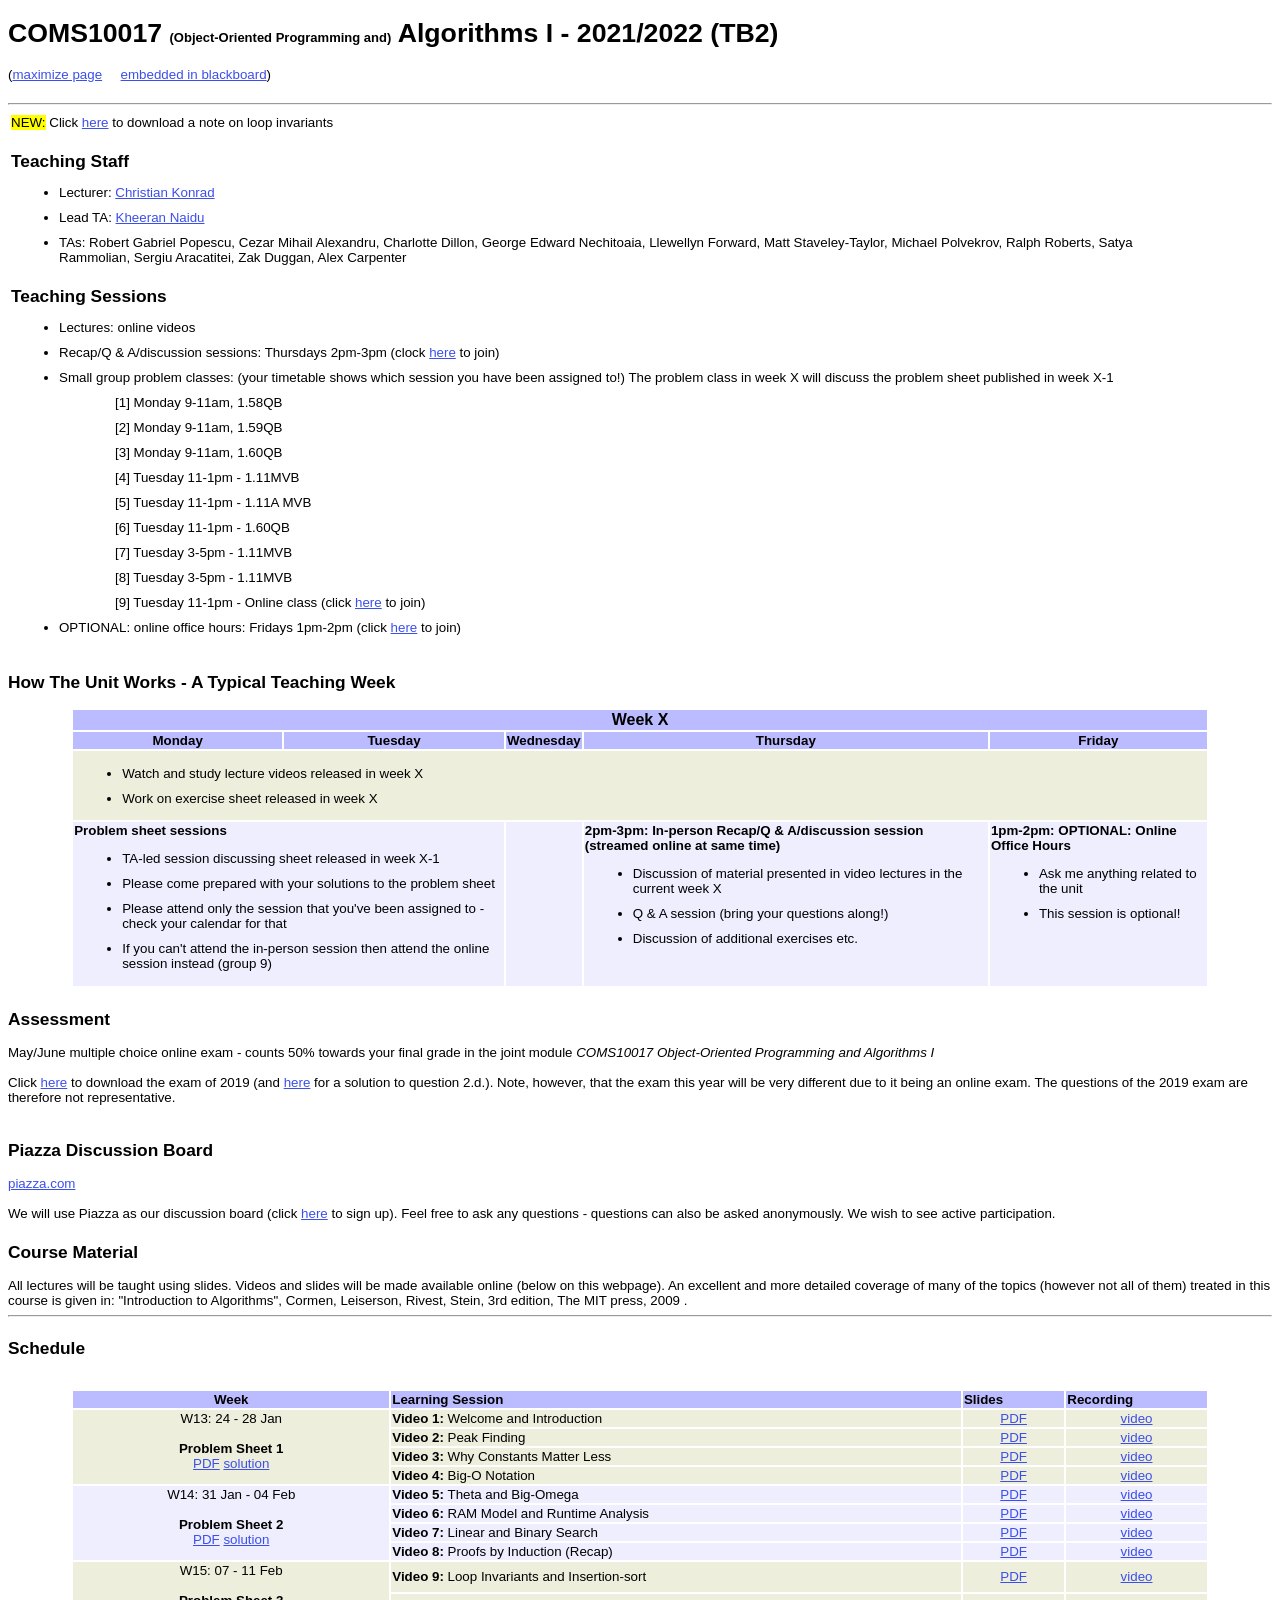
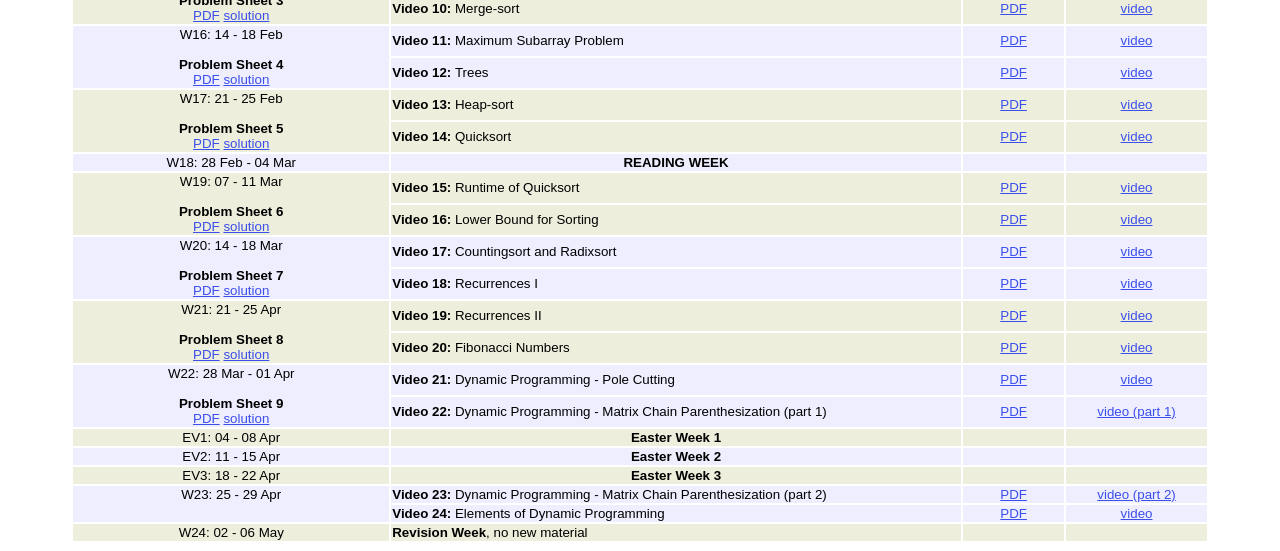
<file: courses/2021_2022_COMS10017/coms10017.html>
<!DOCTYPE html PUBLIC "-//W3C//DTD HTML 4.01//EN" "http://www.w3.org/TR/html4/strict.dtd">
<html>

	<head>
		<meta content="text/html; charset=ISO-8859-1" http-equiv="content-type">
		<title>COMS10017 - Algorithms 1 (and OOP)</title>

		<style type="text/css">
			h1 {
  			font-family: verdana,Arial,Helvetica,sans-serif;			
			font-size: 2em;
			font-weight: bold;
			}
			h2 {
  			font-family: verdana,Arial,Helvetica,sans-serif;
			font-size: 1.5em;
			}

			h3 {
  			font-family: verdana,Arial,Helvetica,sans-serif;
			font-size: 1.3em;
			margin-bottom: 0.0em;
			margin-top: 1.2em;
			}


			body {
			font: 10pt verdana,Arial,Helvetica,sans-serif;
			}
			a {
  			font-family: verdana,Arial,Helvetica,sans-serif;
			color: #3b4fEb;
			}

			ol,li {
			margin-left: 8px;
			margin-top: 10px;
			}
			ol {
    counter-reset: list; }
			ol > li {
				list-style: none;
			}
	ol > li:before {
    content: "[" counter(list) "] ";
    counter-increment: list;
}

		</style>
	</head>

	<body>
		<h1>COMS10017 <font size="-1">(Object-Oriented Programming and)</font> Algorithms I - 2021/2022 (TB2)</h1>
		(<a href="https://bristolalgo.github.io/courses/2021_2022_COMS10017/coms10017.html" target="_top">maximize page</a>  &nbsp;&nbsp;&nbsp; <a href="https://www.ole.bris.ac.uk/webapps/blackboard/execute/content/blankPage?cmd=view&content_id=_5949276_1&course_id=_247721_1">embedded in blackboard</a>)
		<br> <br>
		
<hr>

		  
<table width="95%">
 <tr>
  <td>    

<mark>NEW:</mark> Click <a href="alg/worksheets/note-on-loop-invariants.pdf">here</a> to download a note on loop invariants

<h3>Teaching Staff</h3> 
<ul>
 <li>Lecturer: <a href="http://people.cs.bris.ac.uk/~konrad">Christian Konrad</a> </li>
 <li>Lead TA: <a href="https://kheerannaidu.com/">Kheeran Naidu</a></li>
 <li>TAs: Robert Gabriel Popescu, Cezar Mihail Alexandru, Charlotte Dillon, George Edward Nechitoaia, Llewellyn Forward, 
Matt Staveley-Taylor, Michael Polvekrov, Ralph Roberts, Satya Rammolian, Sergiu Aracatitei, Zak Duggan, Alex Carpenter</li>
</ul>		

<h3>Teaching Sessions</h3> 
<ul>
 <li>Lectures: online videos</li>
 <li>Recap/Q & A/discussion sessions: Thursdays 2pm-3pm (clock <a href="https://teams.microsoft.com/l/meetup-join/19%3atOLkq1oIkmZoCGLC6djvsg1x0bVc_15baQDU50U4FsA1%40thread.tacv2/1643284595324?context=%7b%22Tid%22%3a%22b2e47f30-cd7d-4a4e-a5da-b18cf1a4151b%22%2c%22Oid%22%3a%22be02198d-0575-4ca7-8849-331182eb86d2%22%7d">here</a> to join)</li>
 <li>Small group problem classes: (your timetable shows which session you have been assigned to!) The problem class in week X will discuss the problem sheet published in week X-1
  <ol>
   <li>Monday 9-11am, 1.58QB</li>
   <li>Monday 9-11am, 1.59QB</li>
<li>Monday 9-11am, 1.60QB</li>
<li>Tuesday 11-1pm - 1.11MVB</li>
<li>Tuesday 11-1pm - 1.11A MVB</li>
<li>Tuesday 11-1pm - 1.60QB</li>
<li>Tuesday 3-5pm - 1.11MVB</li>
<li>Tuesday 3-5pm - 1.11MVB</li>
<li>Tuesday 11-1pm - Online class (click <a href="https://teams.microsoft.com/l/meetup-join/19%3atOLkq1oIkmZoCGLC6djvsg1x0bVc_15baQDU50U4FsA1%40thread.tacv2/1643121361561?context=%7b%22Tid%22%3a%22b2e47f30-cd7d-4a4e-a5da-b18cf1a4151b%22%2c%22Oid%22%3a%22be02198d-0575-4ca7-8849-331182eb86d2%22%7d">here</a> to join)</li>
  </ol>
 </li>
 <li>OPTIONAL: online office hours: Fridays 1pm-2pm (click <a href="https://teams.microsoft.com/l/meetup-join/19%3atOLkq1oIkmZoCGLC6djvsg1x0bVc_15baQDU50U4FsA1%40thread.tacv2/1643025504510?context=%7b%22Tid%22%3a%22b2e47f30-cd7d-4a4e-a5da-b18cf1a4151b%22%2c%22Oid%22%3a%22be02198d-0575-4ca7-8849-331182eb86d2%22%7d">here</a> to join)</li>
</ul>    
  </td>
 </tr>
</table>

<h3>How The Unit Works - A Typical Teaching Week</h3> <br> 
<table style="width:90%; border-collapse: separate; border: 0px solid black;" cellspacing="2px"  align="center">
 <tr style="background-color:#bbf"><td align = "center" colspan="5" ><b style="font-size: 16px">Week X</b></td></tr>
 <tr style="background-color:#bbf"><td align="center"><b>Monday</b></td><td align="center"><b>Tuesday</b></td><td  align="center"><b>Wednesday</b></td><td align="center"><b>Thursday</b></td><td align="center"><b>Friday</b></td></tr>
 <tr style="background-color:#eed"><td colspan="5" ><ul><li>Watch and study lecture videos released in week X</li><li>Work on exercise sheet released in week X</li></ul></td></tr>
 <tr style="background-color:#eef"><td colspan="2" valign="top"><b>Problem sheet sessions</b><ul><li>TA-led session discussing sheet released in week X-1</li><li>Please come prepared with your solutions to the problem sheet</li><li>Please attend only the session that you've been assigned to - check your calendar for that</li><li>If you can't attend the in-person session then attend the online session instead (group 9)</li></ul></td><td ></td><td  valign="top"><b>2pm-3pm: In-person Recap/Q & A/discussion session (streamed online at same time)</b><br><ul><li>Discussion of material presented in video lectures in the current week X </li><li>Q & A session (bring your questions along!)</li><li>Discussion of additional exercises etc.</li></ul> </td><td valign="top"><b>1pm-2pm: OPTIONAL: Online Office Hours</b><ul><li>Ask me anything related to the unit</li><li>This session is optional!</li></ul></td></tr>
 
</table>

<h3>Assessment</h3> 

<br>
May/June multiple choice online exam - counts 50&percnt; towards your final grade in the joint module <i>COMS10017 Object-Oriented Programming and Algorithms I</i>

 <br><br>

Click <a href="alg/worksheets/exam-2019.pdf">here</a> to download the exam of 2019 (and <a href="alg/worksheets/q2d.png">here</a> for a solution to question 2.d.). Note, however, that the exam this year will be very different due to it being an online exam. The questions of the 2019 exam are therefore not representative.

<br> <br>


<h3>Piazza Discussion Board</h3> 


<br>
<a href="http://piazza.com/bristol.ac.uk/spring2022/coms10017">piazza.com</a>
<br><br>

 We will use Piazza as our discussion board (click <a href="http://piazza.com/bristol.ac.uk/spring2022/coms10017">here</a> to sign up). Feel free to ask any questions - questions can also be asked anonymously. We wish to see active participation.



<h3>Course Material</h3> 
<br>
All lectures will be taught using slides. Videos and slides will be made available online (below on this webpage). An excellent and more detailed coverage of many of the topics (however not all of them) treated in this course is given in:

"Introduction to Algorithms", Cormen, Leiserson, Rivest, Stein, 3rd edition, The MIT press, 2009 .


<hr>

<h3>Schedule</h3>

<br> <br>


<table style="width:90%; border-collapse: separate; border: 0px solid black;" cellspacing="2px" align="center">
 <tr style="background-color:#bbf"><th style="width:160px">Week</th>
  <th style="width:290px" align="left">Learning Session</th><th style="width:50px" align="left">Slides</th><th align="left" style="width:70px">Recording</th>
 </tr>
 <tr style="background-color:#eed"><td rowspan="4" valign = "top" align="center">W13: 24 - 28 Jan <br> <br> <b>Problem Sheet 1</b> <br><a href="alg/worksheets/sheet1.pdf">PDF</a>&nbsp;<a href="alg/worksheets/sheet1-solution.pdf">solution</a></td><td><b>Video 1:</b> Welcome and Introduction</td><td align="center"><a href="alg/slides/01-Introduction-web.pdf">PDF</a></td><td align="center"><a href="https://web.microsoftstream.com/video/93809e7b-2824-40bf-9bfa-8be38ee5d33a">video</a> </td></tr>
 
 <tr style="background-color:#eed"><td><b>Video 2:</b> Peak Finding</td><td align="center"><a href="alg/slides/02-peak-finding-web.pdf">PDF</a></td><td align="center"> <a href="https://web.microsoftstream.com/video/627840aa-5d0f-4a60-bbf3-edeefb96712d" target="_top">video</a> </td></tr>
 
 <tr style="background-color:#eed"><td><b>Video 3:</b> Why Constants Matter Less</td><td align="center"><a href="alg/slides/03-why-constants-matter-less-web.pdf">PDF</a></td><td align="center"> <a href="https://web.microsoftstream.com/video/18692520-e698-4859-bc5e-429e19b96083" target="_top">video</a> </td></tr>

 <tr style="background-color:#eed"><td><b>Video 4:</b> Big-O Notation</td><td align="center"><a href="alg/slides/04-big-o-notation-web.pdf">PDF</a></td><td align="center"> <a href="https://web.microsoftstream.com/video/d45f1f3c-12b2-43a9-a4d8-2ab5f465390b" target="_top">video</a> </td></tr>

 
 
 
 
 <tr style="background-color:#eef"><td rowspan="4" valign="top" align="center">W14: 31 Jan - 04 Feb <br> <br> <b>Problem Sheet 2</b> <br><a href="alg/worksheets/sheet2.pdf">PDF</a>&nbsp;<a href="alg/worksheets/sheet2-solution.pdf">solution</a></td><td><b>Video 5: </b>Theta and Big-Omega</td></td><td align="center"><a href="alg/slides/05-theta-omega-web.pdf">PDF</a></td><td align="center">  <a href="https://web.microsoftstream.com/video/e0edc1fb-0605-41ed-a0cf-ea2a85a8cfb6" target="_top">video</a> </td></tr>
 
 
 
 <tr style="background-color:#eef"><td><b>Video 6: </b>RAM Model and Runtime Analysis</td><td align="center"><a href="alg/slides/06-RAM-model-web.pdf">PDF</a></td><td align="center"> <a href="https://web.microsoftstream.com/video/f9ea5026-bddc-4cb8-a7f4-8e185273ab85" target="_top">video</a> </td></tr>
 
 <tr style="background-color:#eef"><td><b>Video 7: </b>Linear and Binary Search</td><td align="center"><a href="alg/slides/07-search-web.pdf">PDF</a></td><td align="center"> <a href="https://web.microsoftstream.com/video/65b2a630-a2f2-4816-a6dd-8ecb368f489a" target="_top">video</a> </td></tr>
 
 <tr style="background-color:#eef"><td><b>Video 8: </b>Proofs by Induction (Recap)</td><td align="center"><a href="alg/slides/08-induction-web.pdf">PDF</a></td><td align="center"> <a href="https://web.microsoftstream.com/video/2a707cd6-68b3-4172-ac0a-822397cb9683" target="_top">video</a> </td></tr>
 
 
 
 
 
  <tr style="background-color:#eed"><td rowspan="2" valign="top" align="center">W15: 07 - 11 Feb <br> <br> <b>Problem Sheet 3</b> <br><a href="alg/worksheets/sheet3.pdf">PDF</a>&nbsp;<a href="alg/worksheets/sheet3-solution.pdf">solution</a></td><td><b>Video 9: </b>Loop Invariants and Insertion-sort</td><td align="center"><a href="alg/slides/09-loop-invariants-web.pdf">PDF</a></td><td align="center"> <a href="https://web.microsoftstream.com/video/114583e1-3c86-45cc-bc84-74d3c91a06c7">video</a> </td></tr>
 
 
 <tr style="background-color:#eed"><td><b>Video 10: </b>Merge-sort</td><td align="center"><a href="alg/slides/10-merge-sort-web.pdf">PDF</a></td><td align="center"> <a href="https://web.microsoftstream.com/video/c875d02e-d198-46bc-980c-1d7e5418ddfd">video</a> </td></tr>

 
 
  <tr style="background-color:#eef"><td rowspan="2" valign="top" align="center">W16: 14 - 18 Feb <br> <br> <b>Problem Sheet 4</b> <br><a href="alg/worksheets/sheet4.pdf">PDF</a>&nbsp;<a href="alg/worksheets/sheet4-solution.pdf">solution</a></td><td><b>Video 11: </b>Maximum Subarray Problem</td><td align="center"><a href="alg/slides/11-maximum-subarray-web.pdf">PDF</a></td><td align="center"> <a href="https://web.microsoftstream.com/video/74ecbd73-004a-40bc-ad6a-dfbc638eb87d">video</a> </td></tr>
 
 <tr style="background-color:#eef"><td><b>Video 12: </b>Trees</td><td align="center"><a href="alg/slides/12-trees-web.pdf">PDF</a></td><td align="center"> <a href="https://web.microsoftstream.com/video/9d005a68-6f7b-468d-a834-49e4d31f2a91">video</a> </td></tr>

 
 
<tr style="background-color:#eed"><td rowspan="2" valign="top" align="center">W17: 21 - 25 Feb <br> <br> <b>Problem Sheet 5</b> <br><a href="alg/worksheets/sheet5.pdf">PDF</a>&nbsp;<a href="alg/worksheets/sheet5-solution.pdf">solution</a></td><td><b>Video 13: </b>Heap-sort</td><td align="center"><a href="alg/slides/13-heap-sort-web.pdf">PDF</a></td><td align="center"> <a href="https://web.microsoftstream.com/video/20a60d58-310a-474c-bace-2f7bdcce96b8">video</a> </td></tr>
 
 
 
 <tr style="background-color:#eed"><td><b>Video 14: </b>Quicksort</td><td align="center"><a href="alg/slides/14-quick-sort-web.pdf">PDF</a></td><td align="center"> <a href="https://web.microsoftstream.com/video/34ae7841-2faa-40bf-b3d3-fc5b04ae2098">video</a> </td></tr>
  
 
 
 
<tr style="background-color:#eef"><td rowspan="1" valign="top" align="center">W18: 28 Feb - 04 Mar</td><td colspan="1"><center><b>READING WEEK</b></center></td><td align="center"><a href=""></a></td><td align="center"> <a href=""></a> </td></tr>
  
 
 <tr style="background-color:#eed"><td rowspan="2" valign="top" align="center">W19: 07 - 11 Mar <br> <br> <b>Problem Sheet 6</b> <br><a href="alg/worksheets/sheet6.pdf">PDF</a>&nbsp;<a href="alg/worksheets/sheet6-solution.pdf">solution</a></td><td><b>Video 15: </b>Runtime of Quicksort</td><td align="center"><a href="alg/slides/15-quick-sort-runtime-web.pdf">PDF</a></td><td align="center"> <a href="https://web.microsoftstream.com/video/58844fb4-a037-4eb6-89fd-a5700276d7da">video</a> </td></tr>

 <tr style="background-color:#eed"><td><b>Video 16: </b>Lower Bound for Sorting</td><td align="center"><a href="alg/slides/16-sorting-lb-web.pdf">PDF</a></td><td align="center"> <a href="https://web.microsoftstream.com/video/7add311a-96b0-4c31-b814-857810d04668">video</a> </td></tr>
 
 

 
 <tr style="background-color:#eef"><td rowspan="2" valign="top" align="center">W20: 14 - 18 Mar <br> <br> <b>Problem Sheet 7</b> <br><a href="alg/worksheets/sheet7.pdf">PDF</a>&nbsp;<a href="alg/worksheets/sheet7-solution.pdf">solution</a></td><td><b>Video 17: </b>Countingsort and Radixsort</td><td align="center"><a href="alg/slides/17-counting-radix-web.pdf">PDF</a></td><td align="center"> <a href="https://web.microsoftstream.com/video/660180bc-ebf8-477b-9366-7d53862e0e06">video</a> </td></tr>

 <tr style="background-color:#eef"><td><b>Video 18: </b>Recurrences I</td><td align="center"><a href="alg/slides/18-recurrences-1-web.pdf">PDF</a></td><td align="center"> <a href="https://web.microsoftstream.com/video/41013253-f4b4-489f-95db-2ca282c94477">video</a> </td></tr>


<tr style="background-color:#eed"><td rowspan="2" valign="top" align="center">W21: 21 - 25 Apr <br> <br> <b>Problem Sheet 8</b> <br><a href="alg/worksheets/sheet8.pdf">PDF</a>&nbsp;<a href="alg/worksheets/sheet8-solution.pdf">solution</a></td><td><b>Video 19: </b>Recurrences II</td><td align="center"><a href="alg/slides/19-recurrences-2-web.pdf">PDF</a></td><td align="center"> <a href="https://web.microsoftstream.com/video/be2767c6-4a5b-4304-8789-2207c3dbf33c">video</a> </td></tr>


<tr style="background-color:#eed"><td><b>Video 20: </b>Fibonacci Numbers</td><td align="center"><a href="alg/slides/20-fibonacci-numbers-web.pdf">PDF</a></td><td align="center"> <a href="https://web.microsoftstream.com/video/60bc6f74-8585-411f-a0e2-eecfdbb625c3">video</a> </td></tr>
 
 
<tr style="background-color:#eef"><td rowspan="2" valign="top" align="center">W22: 28 Mar - 01 Apr <br> <br> <b>Problem Sheet 9</b> <br><a href="alg/worksheets/sheet9.pdf">PDF</a>&nbsp;<a href="alg/worksheets/sheet9-solution.pdf">solution</a></td><td><b>Video 21: </b>Dynamic Programming - Pole Cutting </td><td align="center"><a href="alg/slides/21-pole-cutting-web.pdf">PDF</a></td><td align="center"> <a href="https://web.microsoftstream.com/video/9f442e33-130d-4f40-84ee-d8da3242ae61">video</a> </td></tr>

 <tr style="background-color:#eef"><td><b>Video 22: </b>Dynamic Programming - Matrix Chain Parenthesization (part 1)</td><td align="center"><a href="alg/slides/22-matrix-chain-multiplication-web.pdf">PDF</a></td><td align="center"> <a href="https://web.microsoftstream.com/video/b61527a3-06b5-4bef-bca4-5704d3660671">video (part 1)</a> </td></tr>
 
 
<tr style="background-color:#eed"><td rowspan="1" valign="top" align="center">EV1: 04  - 08 Apr</td><td colspan="1"><center><b>Easter Week 1</b></center></td><td align="center"><a href=""></a></td><td align="center"> <a href=""></a> </td></tr>
 
 <tr style="background-color:#eef"><td rowspan="1" valign="top" align="center">EV2: 11 - 15 Apr</td><td colspan="1"><center><b>Easter Week 2</b></center></td><td align="center"><a href=""></a></td><td align="center"> <a href=""></a> </td></tr>

<tr style="background-color:#eed"><td rowspan="1" valign="top" align="center">EV3: 18 - 22 Apr</td><td colspan="1"><center><b>Easter Week 3</b></center></td><td align="center"><a href=""></a></td><td align="center"> <a href=""></a> </td></tr>
 
 


<tr style="background-color:#eef"><td rowspan="2" valign="top" align="center">W23: 25 - 29 Apr</td><td><b>Video 23: </b>Dynamic Programming - Matrix Chain Parenthesization (part 2) </td><td align="center"><a href="alg/slides/22-matrix-chain-multiplication-web.pdf">PDF</a></td><td align="center"> <a href="https://web.microsoftstream.com/video/2af2a20d-fa7e-4f97-bea3-234e739990f0">video (part 2)</a> </td></tr>
 
 <tr style="background-color:#eef"><td><b>Video 24: </b> Elements of Dynamic Programming</td><td align="center"><a href="alg/slides/24-elements-of-dyn-prog-web.pdf">PDF</a></td><td align="center"> <a href="https://web.microsoftstream.com/video/abeced22-79d4-4dc2-9ba7-820e333146a0">video</a> </td></tr>
 
 

<tr style="background-color:#eed"><td rowspan="1" valign="top" align="center">W24: 02 - 06 May</td><td><b>Revision Week</b>, no new material</td><td align="center"><a href=""></a></td><td align="center"> <a href=""></a> </td></tr>

 
</table> 
 
 		
		
	</body>
</html>
</file>
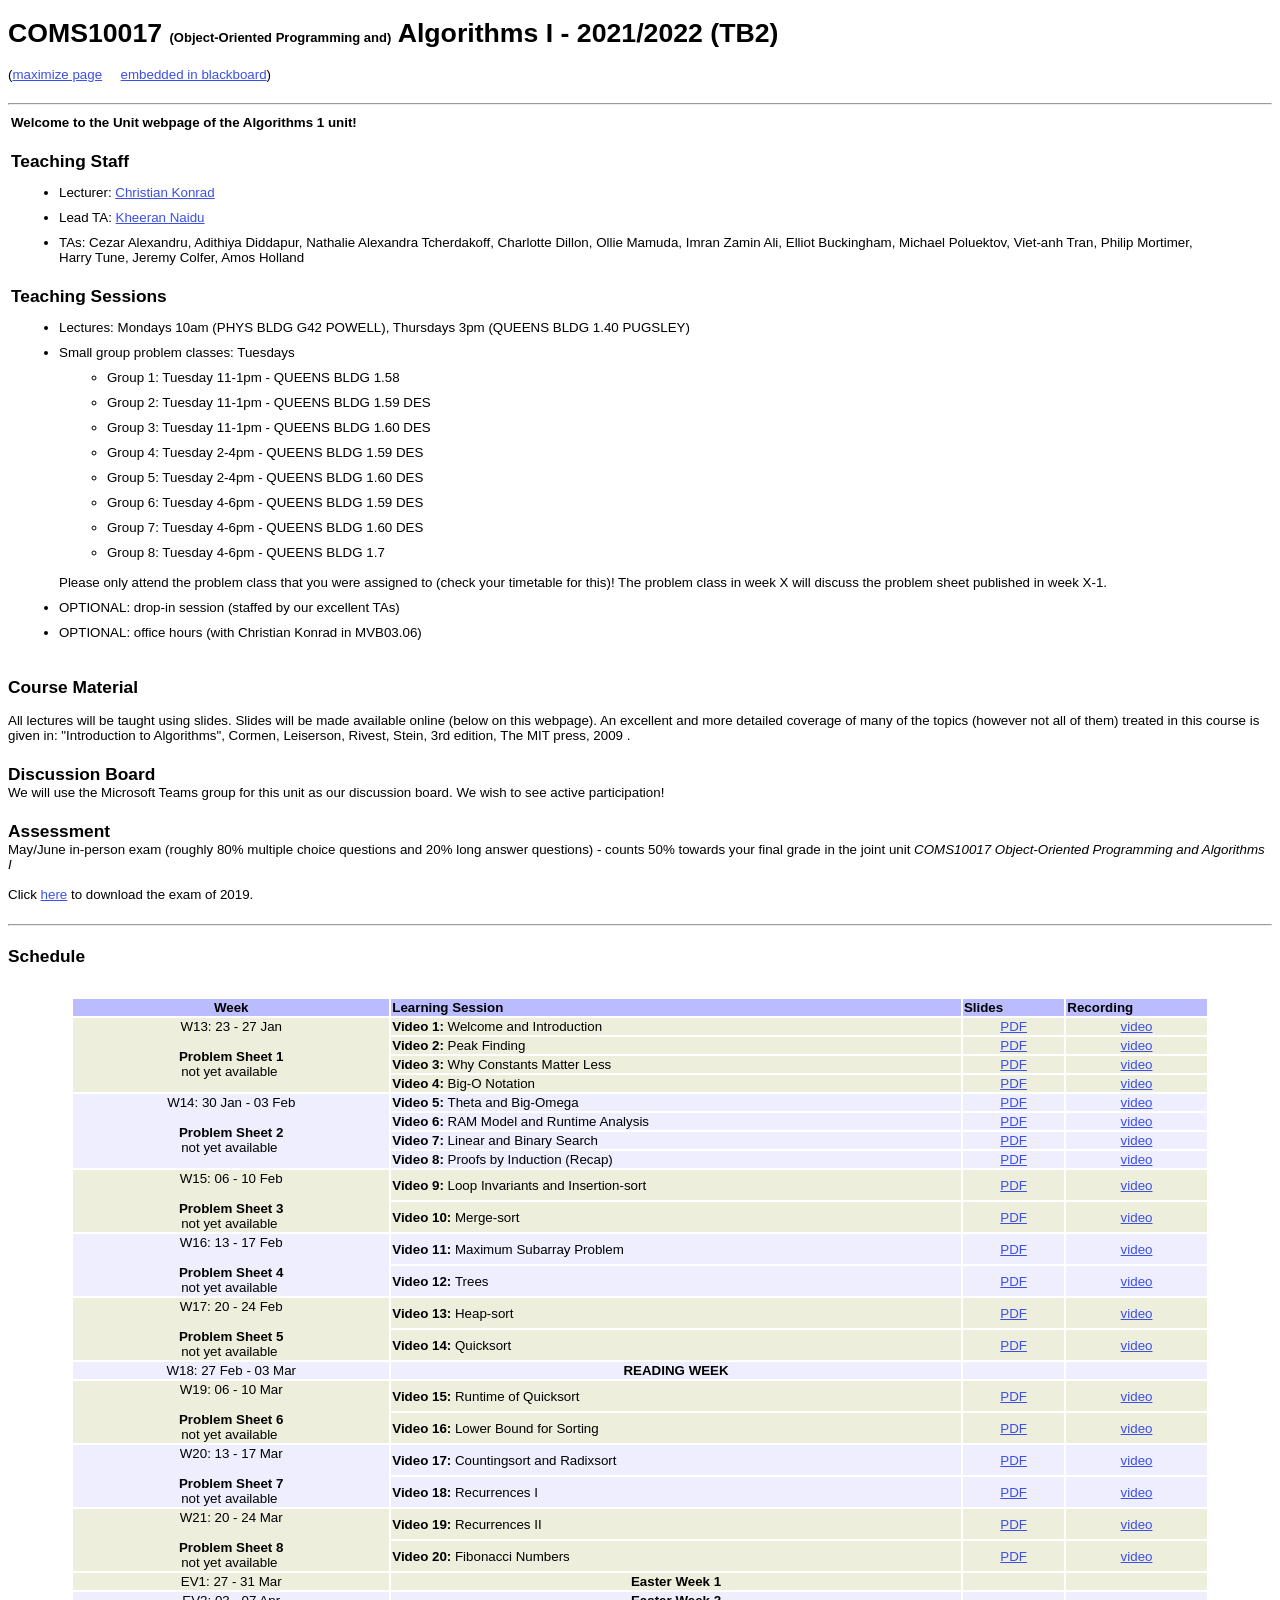
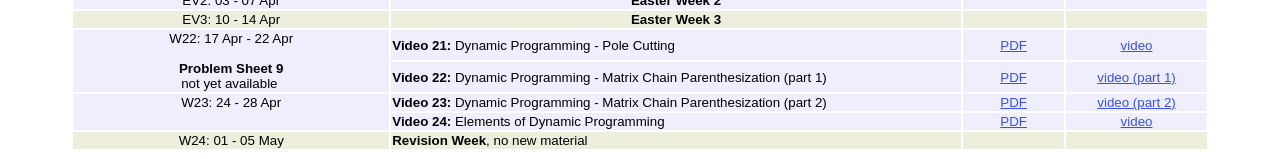
<file: courses/2022_2023_COMS10017/coms10017-schedule-copy.html>
<!DOCTYPE html PUBLIC "-//W3C//DTD HTML 4.01//EN" "http://www.w3.org/TR/html4/strict.dtd">
<html>

	<head>
		<meta content="text/html; charset=ISO-8859-1" http-equiv="content-type">
		<title>COMS10017 - Algorithms 1 (and OOP)</title>

		<style type="text/css">
			h1 {
  			font-family: verdana,Arial,Helvetica,sans-serif;			
			font-size: 2em;
			font-weight: bold;
			}
			h2 {
  			font-family: verdana,Arial,Helvetica,sans-serif;
			font-size: 1.5em;
			}

			h3 {
  			font-family: verdana,Arial,Helvetica,sans-serif;
			font-size: 1.3em;
			margin-bottom: 0.0em;
			margin-top: 1.2em;
			}


			body {
			font: 10pt verdana,Arial,Helvetica,sans-serif;
			}
			a {
  			font-family: verdana,Arial,Helvetica,sans-serif;
			color: #3b4fEb;
			}

			ol,li {
			margin-left: 8px;
			margin-top: 10px;
			}
			ol {
    counter-reset: list; }
			ol > li {
				list-style: none;
			}
	ol > li:before {
    content: "[" counter(list) "] ";
    counter-increment: list;
}

		</style>
	</head>

	<body>
		<h1>COMS10017 <font size="-1">(Object-Oriented Programming and)</font> Algorithms I - 2021/2022 (TB2)</h1>
		(<a href="https://bristolalgo.github.io/courses/2021_2022_COMS10017/coms10017.html" target="_top">maximize page</a>  &nbsp;&nbsp;&nbsp; <a href="https://www.ole.bris.ac.uk/webapps/blackboard/execute/content/blankPage?cmd=view&content_id=_5949276_1&course_id=_247721_1">embedded in blackboard</a>)
		<br> <br>
		
<hr>

		  
<table width="95%">
 <tr>
  <td>    
<b>Welcome to the Unit webpage of the Algorithms 1 unit!</b>

<h3>Teaching Staff</h3> 
<ul>
 <li>Lecturer: <a href="http://people.cs.bris.ac.uk/~konrad">Christian Konrad</a> </li>
 <li>Lead TA: <a href="https://kheerannaidu.com/">Kheeran Naidu</a></li>
 <li>TAs: Cezar Alexandru, Adithiya Diddapur, Nathalie Alexandra Tcherdakoff, Charlotte Dillon, Ollie Mamuda, Imran Zamin Ali, Elliot Buckingham, Michael Poluektov, Viet-anh Tran, Philip Mortimer, Harry Tune, Jeremy Colfer, Amos Holland</li>
</ul>		

<h3>Teaching Sessions</h3> 
<ul>
 <li>Lectures: Mondays 10am (PHYS BLDG G42 POWELL), Thursdays 3pm (QUEENS BLDG 1.40 PUGSLEY) </li>
 <li>Small group problem classes: Tuesdays 
  <ul>
<li>Group 1: Tuesday 11-1pm - QUEENS BLDG 1.58</li>
<li>Group 2: Tuesday 11-1pm - QUEENS BLDG 1.59 DES</li>
<li>Group 3: Tuesday 11-1pm - QUEENS BLDG 1.60 DES</li>
<li>Group 4: Tuesday 2-4pm - QUEENS BLDG 1.59 DES</li>
<li>Group 5: Tuesday 2-4pm - QUEENS BLDG 1.60 DES</li>
<li>Group 6: Tuesday 4-6pm - QUEENS BLDG 1.59 DES</li>
<li>Group 7: Tuesday 4-6pm - QUEENS BLDG 1.60 DES</li>
<li>Group 8: Tuesday 4-6pm - QUEENS BLDG 1.7</li>
  </ul>
  
  <br>
  
  Please only attend the problem class that you were  assigned to (check your timetable for this)! The problem class in week X will discuss the problem sheet published in week X-1.
 </li>
 <li>OPTIONAL: drop-in session (staffed by our excellent TAs)</li>
 <li>OPTIONAL: office hours (with Christian Konrad in MVB03.06)</li>
</ul>    
  </td>
 </tr>
</table>


<h3>Course Material</h3> 
<br>
All lectures will be taught using slides. Slides will be made available online (below on this webpage). An excellent and more detailed coverage of many of the topics (however not all of them) treated in this course is given in:

"Introduction to Algorithms", Cormen, Leiserson, Rivest, Stein, 3rd edition, The MIT press, 2009 .

<h3>Discussion Board</h3> 
We will use the Microsoft Teams group for this unit as our discussion board. We wish to see active participation!


<h3>Assessment</h3> 
May/June in-person exam (roughly 80&percnt; multiple choice questions and 20&percnt; long answer questions) - counts 50&percnt; towards your final grade in the joint unit <i>COMS10017 Object-Oriented Programming and Algorithms I</i>

 <br><br>

Click <a href="alg/worksheets/exam-2019.pdf">here</a> to download the exam of 2019.

<br> <br>


<hr>

<h3>Schedule</h3>

<br> <br>


<table style="width:90%; border-collapse: separate; border: 0px solid black;" cellspacing="2px" align="center">
 <tr style="background-color:#bbf"><th style="width:160px">Week</th>
  <th style="width:290px" align="left">Learning Session</th><th style="width:50px" align="left">Slides</th><th align="left" style="width:70px">Recording</th>
 </tr>
 <tr style="background-color:#eed"><td rowspan="4" valign = "top" align="center">W13: 23 - 27 Jan <br> <br> <b>Problem Sheet 1</b> <br><a href="alg/worksheets/sheet1.pdf"></a>not yet available&nbsp;<a href="alg/worksheets/sheet1-solution.pdf"></a></td><td><b>Video 1:</b> Welcome and Introduction</td><td align="center"><a href="alg/slides/01-Introduction-web.pdf">PDF</a></td><td align="center"><a href="https://web.microsoftstream.com/video/93809e7b-2824-40bf-9bfa-8be38ee5d33a">video</a> </td></tr>
 
 <tr style="background-color:#eed"><td><b>Video 2:</b> Peak Finding</td><td align="center"><a href="alg/slides/02-peak-finding-web.pdf">PDF</a></td><td align="center"> <a href="https://web.microsoftstream.com/video/627840aa-5d0f-4a60-bbf3-edeefb96712d" target="_top">video</a> </td></tr>
 
 <tr style="background-color:#eed"><td><b>Video 3:</b> Why Constants Matter Less</td><td align="center"><a href="alg/slides/03-why-constants-matter-less-web.pdf">PDF</a></td><td align="center"> <a href="https://web.microsoftstream.com/video/18692520-e698-4859-bc5e-429e19b96083" target="_top">video</a> </td></tr>

 <tr style="background-color:#eed"><td><b>Video 4:</b> Big-O Notation</td><td align="center"><a href="alg/slides/04-big-o-notation-web.pdf">PDF</a></td><td align="center"> <a href="https://web.microsoftstream.com/video/d45f1f3c-12b2-43a9-a4d8-2ab5f465390b" target="_top">video</a> </td></tr>

 
 
 
 
 <tr style="background-color:#eef"><td rowspan="4" valign="top" align="center">W14: 30 Jan - 03 Feb <br> <br> <b>Problem Sheet 2</b> <br><a href="alg/worksheets/sheet2.pdf"></a>not yet available&nbsp;<a href="alg/worksheets/sheet2-solution.pdf"></a></td><td><b>Video 5: </b>Theta and Big-Omega</td></td><td align="center"><a href="alg/slides/05-theta-omega-web.pdf">PDF</a></td><td align="center">  <a href="https://web.microsoftstream.com/video/e0edc1fb-0605-41ed-a0cf-ea2a85a8cfb6" target="_top">video</a> </td></tr>
 
 
 
 <tr style="background-color:#eef"><td><b>Video 6: </b>RAM Model and Runtime Analysis</td><td align="center"><a href="alg/slides/06-RAM-model-web.pdf">PDF</a></td><td align="center"> <a href="https://web.microsoftstream.com/video/f9ea5026-bddc-4cb8-a7f4-8e185273ab85" target="_top">video</a> </td></tr>
 
 <tr style="background-color:#eef"><td><b>Video 7: </b>Linear and Binary Search</td><td align="center"><a href="alg/slides/07-search-web.pdf">PDF</a></td><td align="center"> <a href="https://web.microsoftstream.com/video/65b2a630-a2f2-4816-a6dd-8ecb368f489a" target="_top">video</a> </td></tr>
 
 <tr style="background-color:#eef"><td><b>Video 8: </b>Proofs by Induction (Recap)</td><td align="center"><a href="alg/slides/08-induction-web.pdf">PDF</a></td><td align="center"> <a href="https://web.microsoftstream.com/video/2a707cd6-68b3-4172-ac0a-822397cb9683" target="_top">video</a> </td></tr>
 
 
 
 
 
  <tr style="background-color:#eed"><td rowspan="2" valign="top" align="center">W15: 06 - 10 Feb <br> <br> <b>Problem Sheet 3</b> <br><a href="alg/worksheets/sheet3.pdf"></a>not yet available&nbsp;<a href="alg/worksheets/sheet3-solution.pdf"></a></td><td><b>Video 9: </b>Loop Invariants and Insertion-sort</td><td align="center"><a href="alg/slides/09-loop-invariants-web.pdf">PDF</a></td><td align="center"> <a href="https://web.microsoftstream.com/video/114583e1-3c86-45cc-bc84-74d3c91a06c7">video</a> </td></tr>
 
 
 <tr style="background-color:#eed"><td><b>Video 10: </b>Merge-sort</td><td align="center"><a href="alg/slides/10-merge-sort-web.pdf">PDF</a></td><td align="center"> <a href="https://web.microsoftstream.com/video/c875d02e-d198-46bc-980c-1d7e5418ddfd">video</a> </td></tr>

 
 
  <tr style="background-color:#eef"><td rowspan="2" valign="top" align="center">W16: 13 - 17 Feb <br> <br> <b>Problem Sheet 4</b> <br><a href="alg/worksheets/sheet4.pdf"></a>not yet available&nbsp;<a href="alg/worksheets/sheet4-solution.pdf"></a></td><td><b>Video 11: </b>Maximum Subarray Problem</td><td align="center"><a href="alg/slides/11-maximum-subarray-web.pdf">PDF</a></td><td align="center"> <a href="https://web.microsoftstream.com/video/74ecbd73-004a-40bc-ad6a-dfbc638eb87d">video</a> </td></tr>
 
 <tr style="background-color:#eef"><td><b>Video 12: </b>Trees</td><td align="center"><a href="alg/slides/12-trees-web.pdf">PDF</a></td><td align="center"> <a href="https://web.microsoftstream.com/video/9d005a68-6f7b-468d-a834-49e4d31f2a91">video</a> </td></tr>

 
 
<tr style="background-color:#eed"><td rowspan="2" valign="top" align="center">W17: 20 - 24 Feb <br> <br> <b>Problem Sheet 5</b> <br><a href="alg/worksheets/sheet5.pdf"></a>not yet available&nbsp;<a href="alg/worksheets/sheet5-solution.pdf"></a></td><td><b>Video 13: </b>Heap-sort</td><td align="center"><a href="alg/slides/13-heap-sort-web.pdf">PDF</a></td><td align="center"> <a href="https://web.microsoftstream.com/video/20a60d58-310a-474c-bace-2f7bdcce96b8">video</a> </td></tr>
 
 
 
 <tr style="background-color:#eed"><td><b>Video 14: </b>Quicksort</td><td align="center"><a href="alg/slides/14-quick-sort-web.pdf">PDF</a></td><td align="center"> <a href="https://web.microsoftstream.com/video/34ae7841-2faa-40bf-b3d3-fc5b04ae2098">video</a> </td></tr>
  
 
 
 
<tr style="background-color:#eef"><td rowspan="1" valign="top" align="center">W18: 27 Feb - 03 Mar</td><td colspan="1"><center><b>READING WEEK</b></center></td><td align="center"><a href=""></a></td><td align="center"> <a href=""></a> </td></tr>
  
 
 <tr style="background-color:#eed"><td rowspan="2" valign="top" align="center">W19: 06 - 10 Mar <br> <br> <b>Problem Sheet 6</b> <br><a href="alg/worksheets/sheet6.pdf"></a>not yet available&nbsp;<a href="alg/worksheets/sheet6-solution.pdf"></a></td><td><b>Video 15: </b>Runtime of Quicksort</td><td align="center"><a href="alg/slides/15-quick-sort-runtime-web.pdf">PDF</a></td><td align="center"> <a href="https://web.microsoftstream.com/video/58844fb4-a037-4eb6-89fd-a5700276d7da">video</a> </td></tr>

 <tr style="background-color:#eed"><td><b>Video 16: </b>Lower Bound for Sorting</td><td align="center"><a href="alg/slides/16-sorting-lb-web.pdf">PDF</a></td><td align="center"> <a href="https://web.microsoftstream.com/video/7add311a-96b0-4c31-b814-857810d04668">video</a> </td></tr>
 
 

 
 <tr style="background-color:#eef"><td rowspan="2" valign="top" align="center">W20: 13 - 17 Mar <br> <br> <b>Problem Sheet 7</b> <br><a href="alg/worksheets/sheet7.pdf"></a>not yet available&nbsp;<a href="alg/worksheets/sheet7-solution.pdf"></a></td><td><b>Video 17: </b>Countingsort and Radixsort</td><td align="center"><a href="alg/slides/17-counting-radix-web.pdf">PDF</a></td><td align="center"> <a href="https://web.microsoftstream.com/video/660180bc-ebf8-477b-9366-7d53862e0e06">video</a> </td></tr>

 <tr style="background-color:#eef"><td><b>Video 18: </b>Recurrences I</td><td align="center"><a href="alg/slides/18-recurrences-1-web.pdf">PDF</a></td><td align="center"> <a href="https://web.microsoftstream.com/video/41013253-f4b4-489f-95db-2ca282c94477">video</a> </td></tr>


<tr style="background-color:#eed"><td rowspan="2" valign="top" align="center">W21: 20 - 24 Mar <br> <br> <b>Problem Sheet 8</b> <br><a href="alg/worksheets/sheet8.pdf"></a>not yet available&nbsp;<a href="alg/worksheets/sheet8-solution.pdf"></a></td><td><b>Video 19: </b>Recurrences II</td><td align="center"><a href="alg/slides/19-recurrences-2-web.pdf">PDF</a></td><td align="center"> <a href="https://web.microsoftstream.com/video/be2767c6-4a5b-4304-8789-2207c3dbf33c">video</a> </td></tr>


<tr style="background-color:#eed"><td><b>Video 20: </b>Fibonacci Numbers</td><td align="center"><a href="alg/slides/20-fibonacci-numbers-web.pdf">PDF</a></td><td align="center"> <a href="https://web.microsoftstream.com/video/60bc6f74-8585-411f-a0e2-eecfdbb625c3">video</a> </td></tr>
 
 <tr style="background-color:#eed"><td rowspan="1" valign="top" align="center">EV1: 27  - 31 Mar</td><td colspan="1"><center><b>Easter Week 1</b></center></td><td align="center"><a href=""></a></td><td align="center"> <a href=""></a> </td></tr>
 
 <tr style="background-color:#eef"><td rowspan="1" valign="top" align="center">EV2: 03 - 07 Apr</td><td colspan="1"><center><b>Easter Week 2</b></center></td><td align="center"><a href=""></a></td><td align="center"> <a href=""></a> </td></tr>

<tr style="background-color:#eed"><td rowspan="1" valign="top" align="center">EV3: 10 - 14 Apr</td><td colspan="1"><center><b>Easter Week 3</b></center></td><td align="center"><a href=""></a></td><td align="center"> <a href=""></a> </td></tr>
 

 
<tr style="background-color:#eef"><td rowspan="2" valign="top" align="center">W22: 17 Apr - 22 Apr <br> <br> <b>Problem Sheet 9</b> <br><a href="alg/worksheets/sheet9.pdf"></a>not yet available&nbsp;<a href="alg/worksheets/sheet9-solution.pdf"></a></td><td><b>Video 21: </b>Dynamic Programming - Pole Cutting </td><td align="center"><a href="alg/slides/21-pole-cutting-web.pdf">PDF</a></td><td align="center"> <a href="https://web.microsoftstream.com/video/9f442e33-130d-4f40-84ee-d8da3242ae61">video</a> </td></tr>

 <tr style="background-color:#eef"><td><b>Video 22: </b>Dynamic Programming - Matrix Chain Parenthesization (part 1)</td><td align="center"><a href="alg/slides/22-matrix-chain-multiplication-web.pdf">PDF</a></td><td align="center"> <a href="https://web.microsoftstream.com/video/b61527a3-06b5-4bef-bca4-5704d3660671">video (part 1)</a> </td></tr>
 
 
 


<tr style="background-color:#eef"><td rowspan="2" valign="top" align="center">W23: 24 - 28 Apr</td><td><b>Video 23: </b>Dynamic Programming - Matrix Chain Parenthesization (part 2) </td><td align="center"><a href="alg/slides/22-matrix-chain-multiplication-web.pdf">PDF</a></td><td align="center"> <a href="https://web.microsoftstream.com/video/2af2a20d-fa7e-4f97-bea3-234e739990f0">video (part 2)</a> </td></tr>
 
 <tr style="background-color:#eef"><td><b>Video 24: </b> Elements of Dynamic Programming</td><td align="center"><a href="alg/slides/24-elements-of-dyn-prog-web.pdf">PDF</a></td><td align="center"> <a href="https://web.microsoftstream.com/video/abeced22-79d4-4dc2-9ba7-820e333146a0">video</a> </td></tr>
 
 

<tr style="background-color:#eed"><td rowspan="1" valign="top" align="center">W24: 01 - 05 May</td><td><b>Revision Week</b>, no new material</td><td align="center"><a href=""></a></td><td align="center"> <a href=""></a> </td></tr>

 
</table> 
 
 		
		
	</body>
</html>
</file>
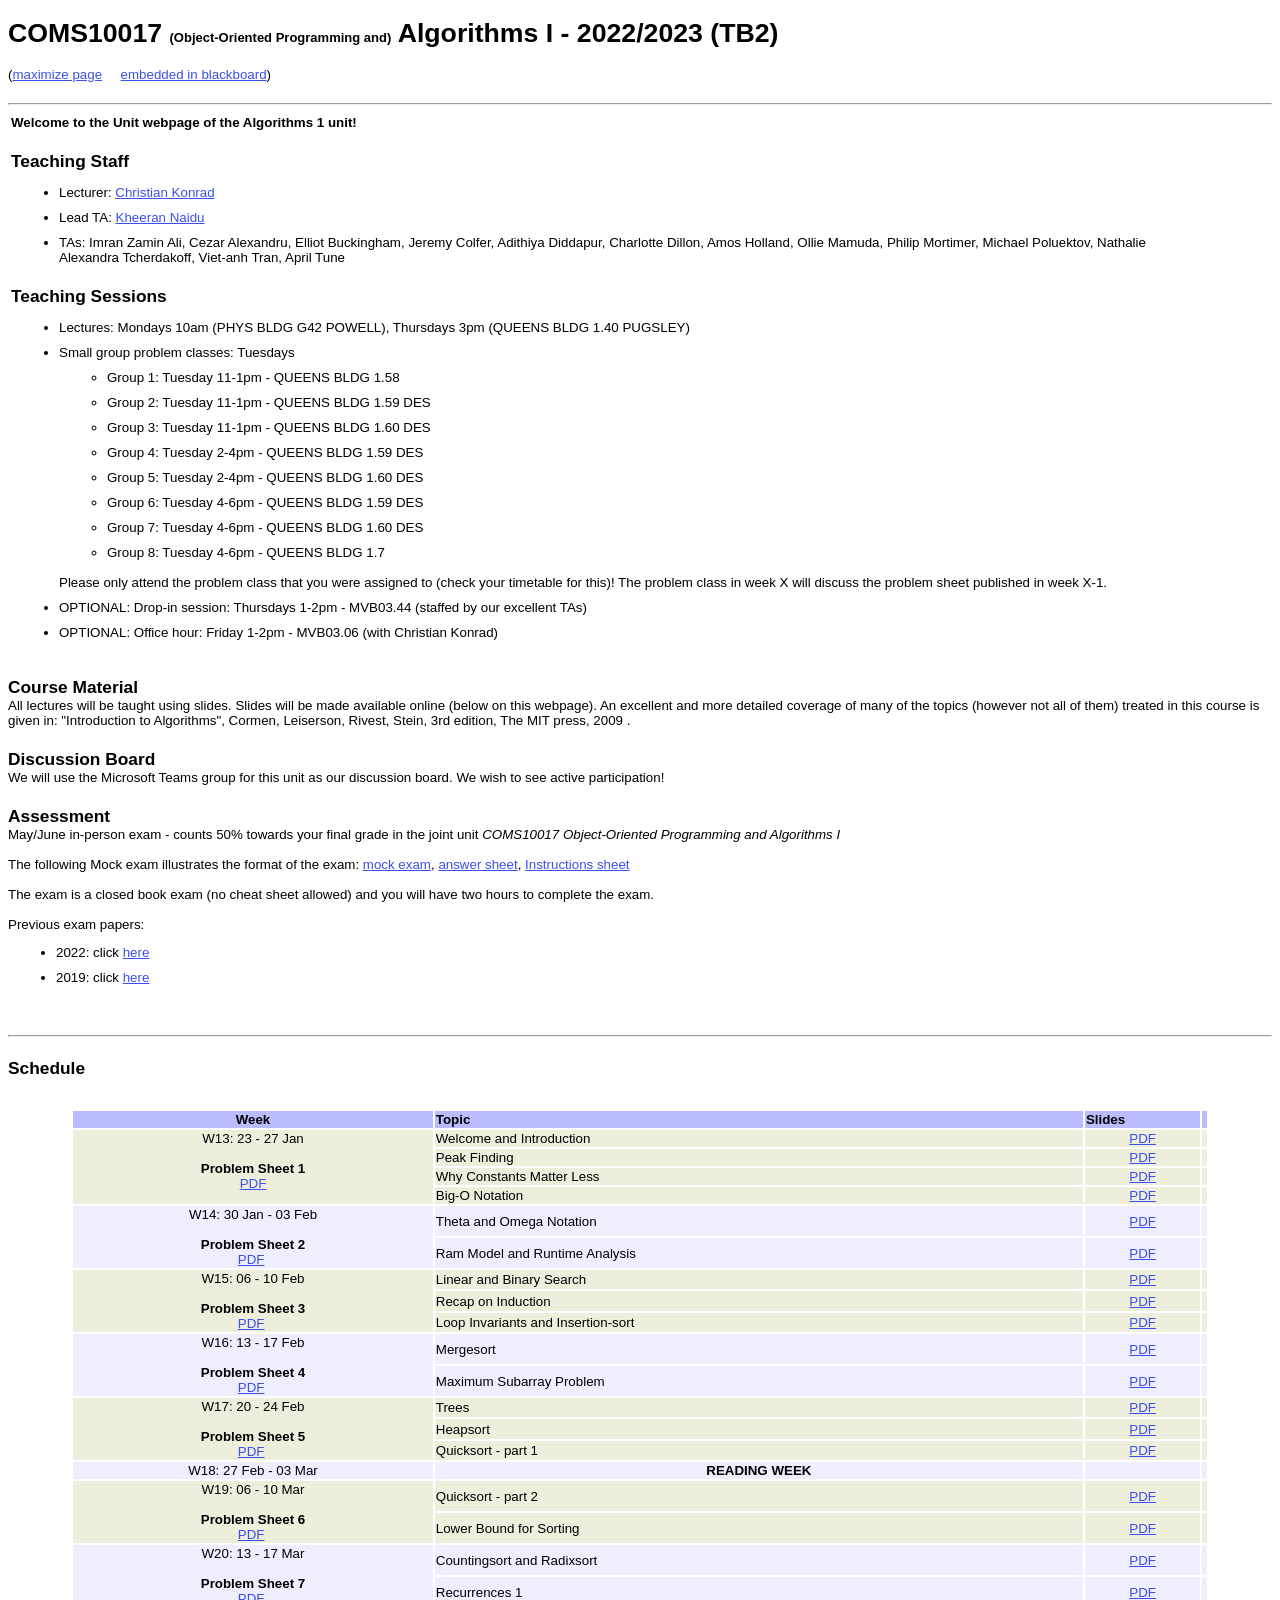
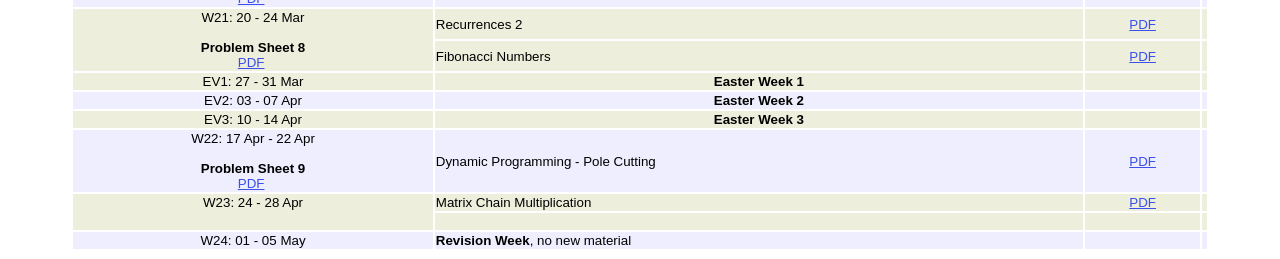
<file: courses/2022_2023_COMS10017/coms10017.html>
<!DOCTYPE html PUBLIC "-//W3C//DTD HTML 4.01//EN" "http://www.w3.org/TR/html4/strict.dtd">
<html>

	<head>
		<meta content="text/html; charset=ISO-8859-1" http-equiv="content-type">
		<title>COMS10017 - Algorithms 1 (and OOP)</title>

		<style type="text/css">
			h1 {
  			font-family: verdana,Arial,Helvetica,sans-serif;			
			font-size: 2em;
			font-weight: bold;
			}
			h2 {
  			font-family: verdana,Arial,Helvetica,sans-serif;
			font-size: 1.5em;
			}

			h3 {
  			font-family: verdana,Arial,Helvetica,sans-serif;
			font-size: 1.3em;
			margin-bottom: 0.0em;
			margin-top: 1.2em;
			}


			body {
			font: 10pt verdana,Arial,Helvetica,sans-serif;
			}
			a {
  			font-family: verdana,Arial,Helvetica,sans-serif;
			color: #3b4fEb;
			}

			ol,li {
			margin-left: 8px;
			margin-top: 10px;
			}
			ol {
    counter-reset: list; }
			ol > li {
				list-style: none;
			}
	ol > li:before {
    content: "[" counter(list) "] ";
    counter-increment: list;
}

		</style>
	</head>

	<body>
		<h1>COMS10017 <font size="-1">(Object-Oriented Programming and)</font> Algorithms I - 2022/2023 (TB2)</h1>
		(<a href="https://bristolalgo.github.io/courses/2022_2023_COMS10017/coms10017.html" target="_top">maximize page</a>  &nbsp;&nbsp;&nbsp; <a href=" https://www.ole.bris.ac.uk/webapps/blackboard/execute/courseMain?course_id=_252988_1">embedded in blackboard</a>)
		<br> <br>
		
<hr>

		  
<table width="95%">
 <tr>
  <td>    
<b>Welcome to the Unit webpage of the Algorithms 1 unit!</b>

<h3>Teaching Staff</h3> 
<ul>
 <li>Lecturer: <a href="http://people.cs.bris.ac.uk/~konrad">Christian Konrad</a> </li>
 <li>Lead TA: <a href="https://kheerannaidu.com/">Kheeran Naidu</a></li>
 <li>TAs: Imran Zamin Ali, Cezar Alexandru, Elliot Buckingham, Jeremy Colfer, Adithiya Diddapur, Charlotte Dillon, Amos Holland, Ollie Mamuda, Philip Mortimer, Michael Poluektov, Nathalie Alexandra Tcherdakoff, Viet-anh Tran, April Tune</li>
</ul>		

<h3>Teaching Sessions</h3> 
<ul>
 <li>Lectures: Mondays 10am (PHYS BLDG G42 POWELL), Thursdays 3pm (QUEENS BLDG 1.40 PUGSLEY) </li>
 <li>Small group problem classes: Tuesdays 
  <ul>
<li>Group 1: Tuesday 11-1pm - QUEENS BLDG 1.58</li>
<li>Group 2: Tuesday 11-1pm - QUEENS BLDG 1.59 DES</li>
<li>Group 3: Tuesday 11-1pm - QUEENS BLDG 1.60 DES</li>
<li>Group 4: Tuesday 2-4pm - QUEENS BLDG 1.59 DES</li>
<li>Group 5: Tuesday 2-4pm - QUEENS BLDG 1.60 DES</li>
<li>Group 6: Tuesday 4-6pm - QUEENS BLDG 1.59 DES</li>
<li>Group 7: Tuesday 4-6pm - QUEENS BLDG 1.60 DES</li>
<li>Group 8: Tuesday 4-6pm - QUEENS BLDG 1.7</li>
  </ul>
  
  <br>
  
  Please only attend the problem class that you were  assigned to (check your timetable for this)! The problem class in week X will discuss the problem sheet published in week X-1.
 </li>
 <li>OPTIONAL: Drop-in session: Thursdays 1-2pm - MVB03.44 (staffed by our excellent TAs)</li>
 <li>OPTIONAL: Office hour: Friday 1-2pm - MVB03.06 (with Christian Konrad)</li>
</ul>    
  </td>
 </tr>
</table>


<h3>Course Material</h3> 
All lectures will be taught using slides. Slides will be made available online (below on this webpage). An excellent and more detailed coverage of many of the topics (however not all of them) treated in this course is given in:

"Introduction to Algorithms", Cormen, Leiserson, Rivest, Stein, 3rd edition, The MIT press, 2009 .

<h3>Discussion Board</h3> 
We will use the Microsoft Teams group for this unit as our discussion board. We wish to see active participation!


<h3>Assessment</h3> 
May/June in-person exam - counts 50&percnt; towards your final grade in the joint unit <i>COMS10017 Object-Oriented Programming and Algorithms I</i>

<br><br>

The following Mock exam illustrates the format of the exam: <a href="alg/worksheets/mock-exam-23.pdf">mock exam</a>, <a href="alg/worksheets/answersheet-COMS10017-2022-2023-MOCK.pdf">answer sheet</a>, <a href="alg/worksheets/COMS10017 Instructions for Completing the Answer Sheet.pdf">Instructions sheet</a>

<br><br>

The exam is a closed book exam (no cheat sheet allowed) and you will have two hours to complete the exam.


 <br><br>
Previous exam papers:
<ul>
 <li>2022: click <a href="alg/worksheets/exam-2022.pdf">here</a> </li>
<li>2019: click <a href="alg/worksheets/exam-2019.pdf">here</a> </li>
</ul>

<br> <br>


<hr>

<h3>Schedule</h3>

<br> <br>


<table style="width:90%; border-collapse: separate; border: 0px solid black;" cellspacing="2px" align="center">
 <tr style="background-color:#bbf"><th style="width:160px">Week</th>
  <th style="width:290px" align="left">Topic</th><th style="width:50px" align="left">Slides</th><th align="left" style="width:0px"></th>
 </tr>
 <tr style="background-color:#eed"><td rowspan="4" valign = "top" align="center">W13: 23 - 27 Jan <br> <br> <b>Problem Sheet 1</b> <br><a href="alg/worksheets/sheet1.pdf">PDF</a> <a href="alg/worksheets/sheet1-solution.pdf"></a></td><td>Welcome and Introduction</td><td align="center"><a href="alg/slides/01-Introduction.pdf">PDF</a></td><td align="center"></td></tr>
 
 <tr style="background-color:#eed"><td>Peak Finding</td><td align="center"><a href="alg/slides/02-peak-finding.pdf">PDF</a></td><td align="center"> </td></tr>
 
 <tr style="background-color:#eed"><td>Why Constants Matter Less</td><td align="center"><a href="alg/slides/03-why-constants-matter-less.pdf">PDF</a></td><td align="center"> </td></tr>

 <tr style="background-color:#eed"><td>Big-O Notation</td><td align="center"><a href="alg/slides/04-big-o-notation.pdf">PDF</a></td><td align="center"> </td></tr>

 
 
 
 
 <tr style="background-color:#eef"><td rowspan="2" valign="top" align="center">W14: 30 Jan - 03 Feb <br> <br> <b>Problem Sheet 2</b> <br><a href="alg/worksheets/sheet2.pdf">PDF</a>&nbsp;<a href="alg/worksheets/sheet2-solution.pdf"></a></td><td>Theta and Omega Notation</td></td><td align="center"><a href="alg/slides/05-theta-omega.pdf">PDF</a></td><td align="center">   </td></tr>
 
 
 
 <tr style="background-color:#eef"><td>Ram Model and Runtime Analysis</td><td align="center"><a href="alg/slides/06-RAM-model.pdf">PDF</a></td><td align="center">  </td></tr>
 
 
 
  <tr style="background-color:#eed"><td rowspan="3" valign="top" align="center">W15: 06 - 10 Feb <br> <br> <b>Problem Sheet 3</b> <br><a href="alg/worksheets/sheet3.pdf">PDF</a>&nbsp;<a href="alg/worksheets/sheet3-solution.pdf"></a></td><td>Linear and Binary Search</td><td align="center"><a href="alg/slides/07-search.pdf">PDF</a></td><td align="center"> </td></tr>
 
 
 <tr style="background-color:#eed"><td>Recap on Induction</td><td align="center"><a href="alg/slides/08-induction.pdf">PDF</a></td><td align="center"> </td></tr>
 
 <tr style="background-color:#eed"><td>Loop Invariants and Insertion-sort</td><td align="center"><a href="alg/slides/09-loop-invariants.pdf">PDF</a></td><td align="center">  </td></tr>

 
 
  <tr style="background-color:#eef"><td rowspan="2" valign="top" align="center">W16: 13 - 17 Feb <br> <br> <b>Problem Sheet 4</b> <br><a href="alg/worksheets/sheet4.pdf">PDF</a>&nbsp;<a href="alg/worksheets/sheet4-solution.pdf"></a></td><td>Mergesort</td><td align="center"><a href="alg/slides/10-merge-sort.pdf">PDF</a></td><td align="center"> </td></tr>
 
 <tr style="background-color:#eef"><td>Maximum Subarray Problem</td><td align="center"><a href="alg/slides/11-maximum-subar	ray.pdf">PDF</a></td><td align="center">  </td></tr>
 

 
 
<tr style="background-color:#eed"><td rowspan="3" valign="top" align="center">W17: 20 - 24 Feb <br> <br> <b>Problem Sheet 5</b> <br><a href="alg/worksheets/sheet5.pdf">PDF</a>&nbsp;<a href="alg/worksheets/sheet5-solution.pdf"></a></td><td>Trees</td><td align="center"><a href="alg/slides/12-trees.pdf">PDF</a></td><td align="center">  </td></tr>
 

 <tr style="background-color:#eed"><td>Heapsort</td><td align="center"><a href="alg/slides/13-heap-sort.pdf">PDF</a></td><td align="center"> </td></tr>
  
 <tr style="background-color:#eed"><td>Quicksort - part 1</td><td align="center"><a href="alg/slides/14-quick-sort.pdf">PDF</a></td><td align="center"> </td></tr>
 
 
<tr style="background-color:#eef"><td rowspan="1" valign="top" align="center">W18: 27 Feb - 03 Mar</td><td colspan="1"><center><b>READING WEEK</b></center></td><td align="center"><a href=""></a></td><td align="center"> <a href=""></a> </td></tr>
  
 
 <tr style="background-color:#eed"><td rowspan="2" valign="top" align="center">W19: 06 - 10 Mar <br> <br> <b>Problem Sheet 6</b> <br><a href="alg/worksheets/sheet6.pdf">PDF</a>&nbsp;<a href="alg/worksheets/sheet6-solution.pdf"></a></td><td>Quicksort - part 2</td><td align="center"><a href="alg/slides/15-quick-sort-runtime.pdf">PDF</a></td><td align="center"> </td></tr>

 <tr style="background-color:#eed"><td>Lower Bound for Sorting</td><td align="center"><a href="alg/slides/16-sorting-lb.pdf">PDF</a></td><td align="center">  </td></tr>
 
 

 
 <tr style="background-color:#eef"><td rowspan="2" valign="top" align="center">W20: 13 - 17 Mar <br> <br> <b>Problem Sheet 7</b> <br><a href="alg/worksheets/sheet7.pdf">PDF</a>&nbsp;<a href="alg/worksheets/sheet7-solution.pdf"></a></td><td>Countingsort and Radixsort</td><td align="center"><a href="alg/slides/17-counting-radix.pdf">PDF</a></td><td align="center">  </td></tr>

 <tr style="background-color:#eef"><td>Recurrences 1</td><td align="center"><a href="alg/slides/18-recurrences-1.pdf">PDF</a></td><td align="center">  </td></tr>


<tr style="background-color:#eed"><td rowspan="2" valign="top" align="center">W21: 20 - 24 Mar <br> <br> <b>Problem Sheet 8</b> <br><a href="alg/worksheets/sheet8.pdf">PDF</a>&nbsp;<a href="alg/worksheets/sheet8-solution.pdf"></a></td><td>Recurrences 2</td><td align="center"><a href="alg/slides/19-recurrences-2.pdf">PDF</a></td><td align="center"> </td></tr>


<tr style="background-color:#eed"><td>Fibonacci Numbers</td><td align="center"><a href="alg/slides/20-fibonacci-numbers.pdf">PDF</a></td><td align="center"> </td></tr>
 
 <tr style="background-color:#eed"><td rowspan="1" valign="top" align="center">EV1: 27  - 31 Mar</td><td colspan="1"><center><b>Easter Week 1</b></center></td><td align="center"><a href=""></a></td><td align="center"> <a href=""></a> </td></tr>
 
 <tr style="background-color:#eef"><td rowspan="1" valign="top" align="center">EV2: 03 - 07 Apr</td><td colspan="1"><center><b>Easter Week 2</b></center></td><td align="center"><a href=""></a></td><td align="center"> <a href=""></a> </td></tr>

<tr style="background-color:#eed"><td rowspan="1" valign="top" align="center">EV3: 10 - 14 Apr</td><td colspan="1"><center><b>Easter Week 3</b></center></td><td align="center"><a href=""></a></td><td align="center"> <a href=""></a> </td></tr>
 

 
<tr style="background-color:#eef"><td rowspan="1" valign="top" align="center">W22: 17 Apr - 22 Apr <br> <br> <b>Problem Sheet 9</b> <br><a href="alg/worksheets/sheet9.pdf">PDF</a>&nbsp;<a href="alg/worksheets/sheet9-solution.pdf"></a></td><td>Dynamic Programming - Pole Cutting</td><td align="center"><a href="alg/slides/21-pole-cutting.pdf">PDF</a></td><td align="center"> </td></tr>

 
 
 

<tr style="background-color:#eed"><td rowspan="2" valign="top" align="center">W23: 24 - 28 Apr</td><td>Matrix Chain Multiplication</td><td align="center"><a href="alg/slides/22-matrix-chain-multiplication.pdf">PDF</a></td><td align="center"> </td></tr> 
 
 <tr style="background-color:#eed"><td>&nbsp;</td><td align="center"><a href="alg/slides/24-elements-of-dyn-prog-web.pdf"></a></td><td align="center"> </td></tr>
 
 

<tr style="background-color:#eef"><td rowspan="1" valign="top" align="center">W24: 01 - 05 May</td><td><b>Revision Week</b>, no new material</td><td align="center"><a href=""></a></td><td align="center"> <a href=""></a> </td></tr>

 
</table> 
 
 		
		
	</body>
</html>
</file>
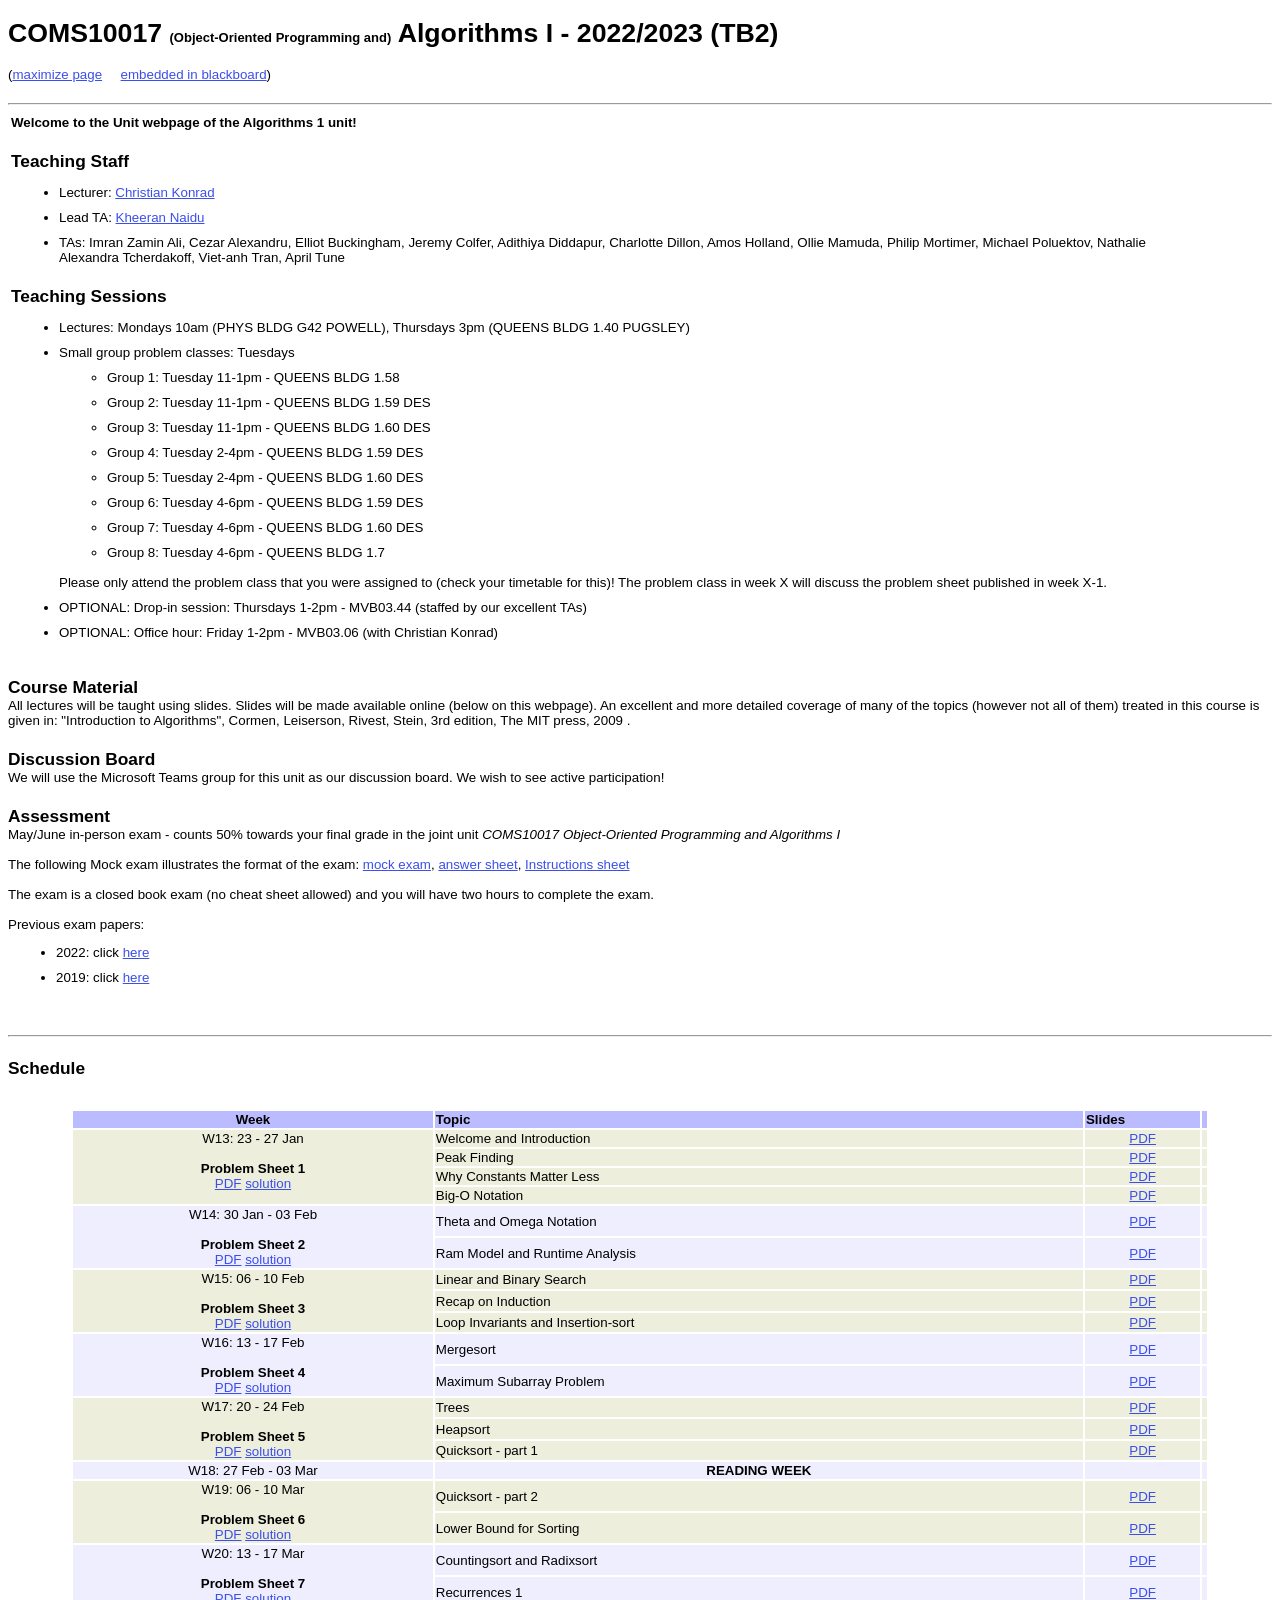
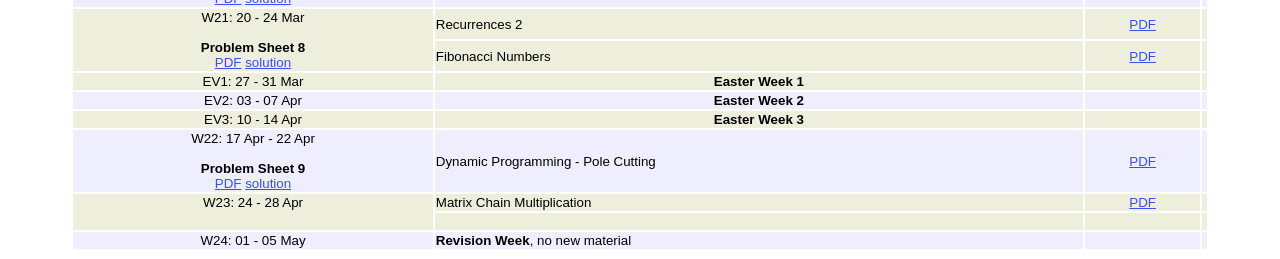
<file: courses/2023_2024_COMS10017/coms10017 - schedule copy.html>
<!DOCTYPE html PUBLIC "-//W3C//DTD HTML 4.01//EN" "http://www.w3.org/TR/html4/strict.dtd">
<html>

	<head>
		<meta content="text/html; charset=ISO-8859-1" http-equiv="content-type">
		<title>COMS10017 - Algorithms 1 (and OOP)</title>

		<style type="text/css">
			h1 {
  			font-family: verdana,Arial,Helvetica,sans-serif;			
			font-size: 2em;
			font-weight: bold;
			}
			h2 {
  			font-family: verdana,Arial,Helvetica,sans-serif;
			font-size: 1.5em;
			}

			h3 {
  			font-family: verdana,Arial,Helvetica,sans-serif;
			font-size: 1.3em;
			margin-bottom: 0.0em;
			margin-top: 1.2em;
			}


			body {
			font: 10pt verdana,Arial,Helvetica,sans-serif;
			}
			a {
  			font-family: verdana,Arial,Helvetica,sans-serif;
			color: #3b4fEb;
			}

			ol,li {
			margin-left: 8px;
			margin-top: 10px;
			}
			ol {
    counter-reset: list; }
			ol > li {
				list-style: none;
			}
	ol > li:before {
    content: "[" counter(list) "] ";
    counter-increment: list;
}

		</style>
	</head>

	<body>
		<h1>COMS10017 <font size="-1">(Object-Oriented Programming and)</font> Algorithms I - 2022/2023 (TB2)</h1>
		(<a href="https://bristolalgo.github.io/courses/2022_2023_COMS10017/coms10017.html" target="_top">maximize page</a>  &nbsp;&nbsp;&nbsp; <a href=" https://www.ole.bris.ac.uk/webapps/blackboard/execute/courseMain?course_id=_252988_1">embedded in blackboard</a>)
		<br> <br>
		
<hr>

		  
<table width="95%">
 <tr>
  <td>    
<b>Welcome to the Unit webpage of the Algorithms 1 unit!</b>

<h3>Teaching Staff</h3> 
<ul>
 <li>Lecturer: <a href="http://people.cs.bris.ac.uk/~konrad">Christian Konrad</a> </li>
 <li>Lead TA: <a href="https://kheerannaidu.com/">Kheeran Naidu</a></li>
 <li>TAs: Imran Zamin Ali, Cezar Alexandru, Elliot Buckingham, Jeremy Colfer, Adithiya Diddapur, Charlotte Dillon, Amos Holland, Ollie Mamuda, Philip Mortimer, Michael Poluektov, Nathalie Alexandra Tcherdakoff, Viet-anh Tran, April Tune</li>
</ul>		

<h3>Teaching Sessions</h3> 
<ul>
 <li>Lectures: Mondays 10am (PHYS BLDG G42 POWELL), Thursdays 3pm (QUEENS BLDG 1.40 PUGSLEY) </li>
 <li>Small group problem classes: Tuesdays 
  <ul>
<li>Group 1: Tuesday 11-1pm - QUEENS BLDG 1.58</li>
<li>Group 2: Tuesday 11-1pm - QUEENS BLDG 1.59 DES</li>
<li>Group 3: Tuesday 11-1pm - QUEENS BLDG 1.60 DES</li>
<li>Group 4: Tuesday 2-4pm - QUEENS BLDG 1.59 DES</li>
<li>Group 5: Tuesday 2-4pm - QUEENS BLDG 1.60 DES</li>
<li>Group 6: Tuesday 4-6pm - QUEENS BLDG 1.59 DES</li>
<li>Group 7: Tuesday 4-6pm - QUEENS BLDG 1.60 DES</li>
<li>Group 8: Tuesday 4-6pm - QUEENS BLDG 1.7</li>
  </ul>
  
  <br>
  
  Please only attend the problem class that you were  assigned to (check your timetable for this)! The problem class in week X will discuss the problem sheet published in week X-1.
 </li>
 <li>OPTIONAL: Drop-in session: Thursdays 1-2pm - MVB03.44 (staffed by our excellent TAs)</li>
 <li>OPTIONAL: Office hour: Friday 1-2pm - MVB03.06 (with Christian Konrad)</li>
</ul>    
  </td>
 </tr>
</table>


<h3>Course Material</h3> 
All lectures will be taught using slides. Slides will be made available online (below on this webpage). An excellent and more detailed coverage of many of the topics (however not all of them) treated in this course is given in:

"Introduction to Algorithms", Cormen, Leiserson, Rivest, Stein, 3rd edition, The MIT press, 2009 .

<h3>Discussion Board</h3> 
We will use the Microsoft Teams group for this unit as our discussion board. We wish to see active participation!


<h3>Assessment</h3> 
May/June in-person exam - counts 50&percnt; towards your final grade in the joint unit <i>COMS10017 Object-Oriented Programming and Algorithms I</i>

<br><br>

The following Mock exam illustrates the format of the exam: <a href="alg/worksheets/mock-exam-23.pdf">mock exam</a>, <a href="alg/worksheets/answersheet-COMS10017-2022-2023-MOCK.pdf">answer sheet</a>, <a href="alg/worksheets/COMS10017 Instructions for Completing the Answer Sheet.pdf">Instructions sheet</a>

<br><br>

The exam is a closed book exam (no cheat sheet allowed) and you will have two hours to complete the exam.


 <br><br>
Previous exam papers:
<ul>
 <li>2022: click <a href="alg/worksheets/exam-2022.pdf">here</a> </li>
<li>2019: click <a href="alg/worksheets/exam-2019.pdf">here</a> </li>
</ul>

<br> <br>


<hr>

<h3>Schedule</h3>

<br> <br>


<table style="width:90%; border-collapse: separate; border: 0px solid black;" cellspacing="2px" align="center">
 <tr style="background-color:#bbf"><th style="width:160px">Week</th>
  <th style="width:290px" align="left">Topic</th><th style="width:50px" align="left">Slides</th><th align="left" style="width:0px"></th>
 </tr>
 <tr style="background-color:#eed"><td rowspan="4" valign = "top" align="center">W13: 23 - 27 Jan <br> <br> <b>Problem Sheet 1</b> <br><a href="alg/worksheets/sheet1.pdf">PDF</a> <a href="alg/worksheets/sheet1-solution.pdf">solution</a></td><td>Welcome and Introduction</td><td align="center"><a href="alg/slides/01-Introduction.pdf">PDF</a></td><td align="center"></td></tr>
 
 <tr style="background-color:#eed"><td>Peak Finding</td><td align="center"><a href="alg/slides/02-peak-finding.pdf">PDF</a></td><td align="center"> </td></tr>
 
 <tr style="background-color:#eed"><td>Why Constants Matter Less</td><td align="center"><a href="alg/slides/03-why-constants-matter-less.pdf">PDF</a></td><td align="center"> </td></tr>

 <tr style="background-color:#eed"><td>Big-O Notation</td><td align="center"><a href="alg/slides/04-big-o-notation.pdf">PDF</a></td><td align="center"> </td></tr>

 
 
 
 
 <tr style="background-color:#eef"><td rowspan="2" valign="top" align="center">W14: 30 Jan - 03 Feb <br> <br> <b>Problem Sheet 2</b> <br><a href="alg/worksheets/sheet2.pdf">PDF</a>&nbsp;<a href="alg/worksheets/sheet2-solution.pdf">solution</a></td><td>Theta and Omega Notation</td></td><td align="center"><a href="alg/slides/05-theta-omega.pdf">PDF</a></td><td align="center">   </td></tr>
 
 
 
 <tr style="background-color:#eef"><td>Ram Model and Runtime Analysis</td><td align="center"><a href="alg/slides/06-RAM-model.pdf">PDF</a></td><td align="center">  </td></tr>
 
 
 
  <tr style="background-color:#eed"><td rowspan="3" valign="top" align="center">W15: 06 - 10 Feb <br> <br> <b>Problem Sheet 3</b> <br><a href="alg/worksheets/sheet3.pdf">PDF</a>&nbsp;<a href="alg/worksheets/sheet3-solution.pdf">solution</a></td><td>Linear and Binary Search</td><td align="center"><a href="alg/slides/07-search.pdf">PDF</a></td><td align="center"> </td></tr>
 
 
 <tr style="background-color:#eed"><td>Recap on Induction</td><td align="center"><a href="alg/slides/08-induction.pdf">PDF</a></td><td align="center"> </td></tr>
 
 <tr style="background-color:#eed"><td>Loop Invariants and Insertion-sort</td><td align="center"><a href="alg/slides/09-loop-invariants.pdf">PDF</a></td><td align="center">  </td></tr>

 
 
  <tr style="background-color:#eef"><td rowspan="2" valign="top" align="center">W16: 13 - 17 Feb <br> <br> <b>Problem Sheet 4</b> <br><a href="alg/worksheets/sheet4.pdf">PDF</a>&nbsp;<a href="alg/worksheets/sheet4-solution.pdf">solution</a></td><td>Mergesort</td><td align="center"><a href="alg/slides/10-merge-sort.pdf">PDF</a></td><td align="center"> </td></tr>
 
 <tr style="background-color:#eef"><td>Maximum Subarray Problem</td><td align="center"><a href="alg/slides/11-maximum-subar	ray.pdf">PDF</a></td><td align="center">  </td></tr>
 

 
 
<tr style="background-color:#eed"><td rowspan="3" valign="top" align="center">W17: 20 - 24 Feb <br> <br> <b>Problem Sheet 5</b> <br><a href="alg/worksheets/sheet5.pdf">PDF</a>&nbsp;<a href="alg/worksheets/sheet5-solution.pdf">solution</a></td><td>Trees</td><td align="center"><a href="alg/slides/12-trees.pdf">PDF</a></td><td align="center">  </td></tr>
 

 <tr style="background-color:#eed"><td>Heapsort</td><td align="center"><a href="alg/slides/13-heap-sort.pdf">PDF</a></td><td align="center"> </td></tr>
  
 <tr style="background-color:#eed"><td>Quicksort - part 1</td><td align="center"><a href="alg/slides/14-quick-sort.pdf">PDF</a></td><td align="center"> </td></tr>
 
 
<tr style="background-color:#eef"><td rowspan="1" valign="top" align="center">W18: 27 Feb - 03 Mar</td><td colspan="1"><center><b>READING WEEK</b></center></td><td align="center"><a href=""></a></td><td align="center"> <a href=""></a> </td></tr>
  
 
 <tr style="background-color:#eed"><td rowspan="2" valign="top" align="center">W19: 06 - 10 Mar <br> <br> <b>Problem Sheet 6</b> <br><a href="alg/worksheets/sheet6.pdf">PDF</a>&nbsp;<a href="alg/worksheets/sheet6-solution.pdf">solution</a></td><td>Quicksort - part 2</td><td align="center"><a href="alg/slides/15-quick-sort-runtime.pdf">PDF</a></td><td align="center"> </td></tr>

 <tr style="background-color:#eed"><td>Lower Bound for Sorting</td><td align="center"><a href="alg/slides/16-sorting-lb.pdf">PDF</a></td><td align="center">  </td></tr>
 
 

 
 <tr style="background-color:#eef"><td rowspan="2" valign="top" align="center">W20: 13 - 17 Mar <br> <br> <b>Problem Sheet 7</b> <br><a href="alg/worksheets/sheet7.pdf">PDF</a>&nbsp;<a href="alg/worksheets/sheet7-solution.pdf">solution</a></td><td>Countingsort and Radixsort</td><td align="center"><a href="alg/slides/17-counting-radix.pdf">PDF</a></td><td align="center">  </td></tr>

 <tr style="background-color:#eef"><td>Recurrences 1</td><td align="center"><a href="alg/slides/18-recurrences-1.pdf">PDF</a></td><td align="center">  </td></tr>


<tr style="background-color:#eed"><td rowspan="2" valign="top" align="center">W21: 20 - 24 Mar <br> <br> <b>Problem Sheet 8</b> <br><a href="alg/worksheets/sheet8.pdf">PDF</a>&nbsp;<a href="alg/worksheets/sheet8-solution.pdf">solution</a></td><td>Recurrences 2</td><td align="center"><a href="alg/slides/19-recurrences-2.pdf">PDF</a></td><td align="center"> </td></tr>


<tr style="background-color:#eed"><td>Fibonacci Numbers</td><td align="center"><a href="alg/slides/20-fibonacci-numbers.pdf">PDF</a></td><td align="center"> </td></tr>
 
 <tr style="background-color:#eed"><td rowspan="1" valign="top" align="center">EV1: 27  - 31 Mar</td><td colspan="1"><center><b>Easter Week 1</b></center></td><td align="center"><a href=""></a></td><td align="center"> <a href=""></a> </td></tr>
 
 <tr style="background-color:#eef"><td rowspan="1" valign="top" align="center">EV2: 03 - 07 Apr</td><td colspan="1"><center><b>Easter Week 2</b></center></td><td align="center"><a href=""></a></td><td align="center"> <a href=""></a> </td></tr>

<tr style="background-color:#eed"><td rowspan="1" valign="top" align="center">EV3: 10 - 14 Apr</td><td colspan="1"><center><b>Easter Week 3</b></center></td><td align="center"><a href=""></a></td><td align="center"> <a href=""></a> </td></tr>
 

 
<tr style="background-color:#eef"><td rowspan="1" valign="top" align="center">W22: 17 Apr - 22 Apr <br> <br> <b>Problem Sheet 9</b> <br><a href="alg/worksheets/sheet9.pdf">PDF</a>&nbsp;<a href="alg/worksheets/sheet9-solution.pdf">solution</a></td><td>Dynamic Programming - Pole Cutting</td><td align="center"><a href="alg/slides/21-pole-cutting.pdf">PDF</a></td><td align="center"> </td></tr>

 
 
 

<tr style="background-color:#eed"><td rowspan="2" valign="top" align="center">W23: 24 - 28 Apr</td><td>Matrix Chain Multiplication</td><td align="center"><a href="alg/slides/22-matrix-chain-multiplication.pdf">PDF</a></td><td align="center"> </td></tr> 
 
 <tr style="background-color:#eed"><td>&nbsp;</td><td align="center"><a href="alg/slides/24-elements-of-dyn-prog-web.pdf"></a></td><td align="center"> </td></tr>
 
 

<tr style="background-color:#eef"><td rowspan="1" valign="top" align="center">W24: 01 - 05 May</td><td><b>Revision Week</b>, no new material</td><td align="center"><a href=""></a></td><td align="center"> <a href=""></a> </td></tr>

 
</table> 
 
 		
		
	</body>
</html>
</file>
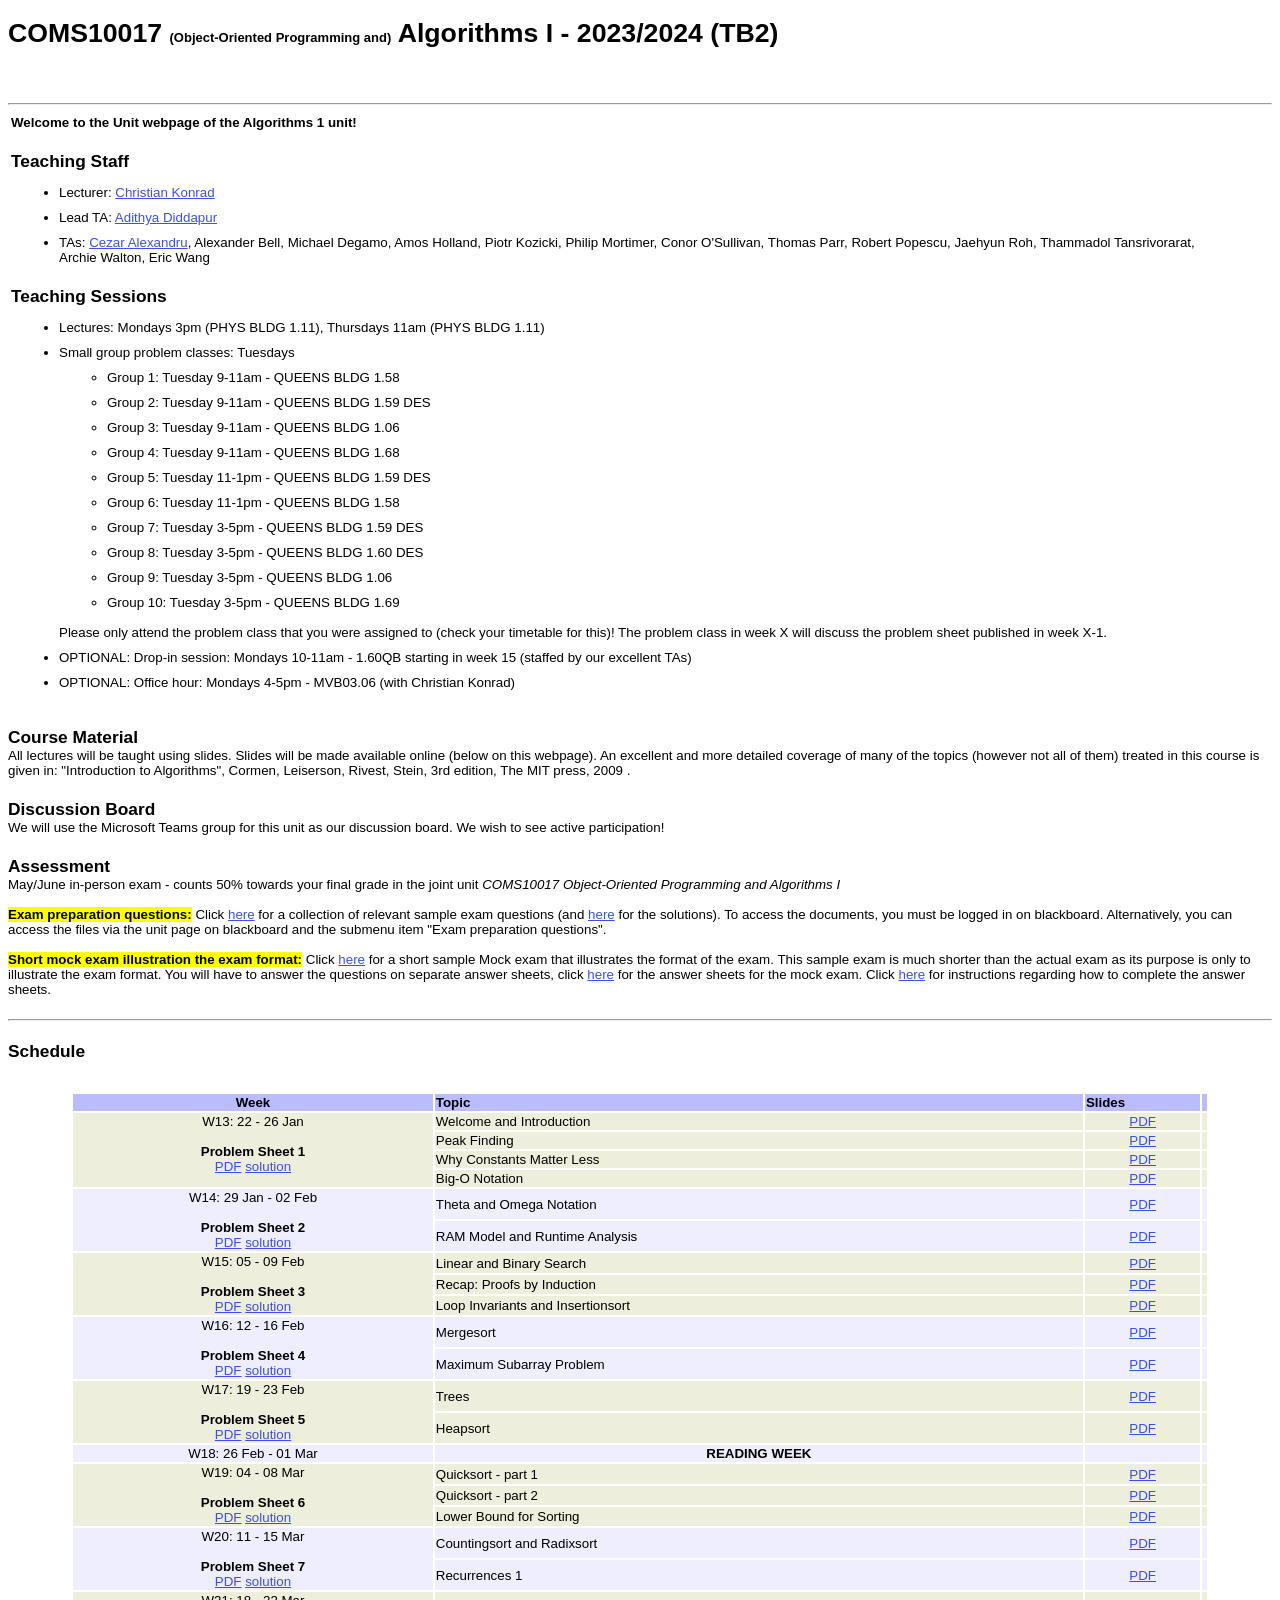
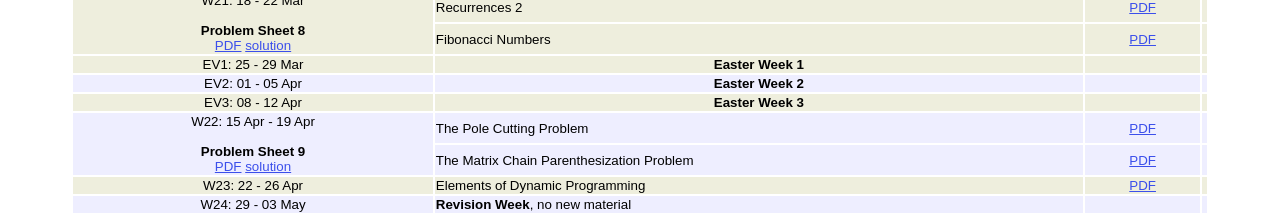
<file: courses/2023_2024_COMS10017/coms10017.html>
<!DOCTYPE html PUBLIC "-//W3C//DTD HTML 4.01//EN" "http://www.w3.org/TR/html4/strict.dtd">
<html>

	<head>
		<meta content="text/html; charset=ISO-8859-1" http-equiv="content-type">
		<title>COMS10017 - Algorithms 1 (and OOP)</title>

		<style type="text/css">
			h1 {
  			font-family: verdana,Arial,Helvetica,sans-serif;			
			font-size: 2em;
			font-weight: bold;
			}
			h2 {
  			font-family: verdana,Arial,Helvetica,sans-serif;
			font-size: 1.5em;
			}

			h3 {
  			font-family: verdana,Arial,Helvetica,sans-serif;
			font-size: 1.3em;
			margin-bottom: 0.0em;
			margin-top: 1.2em;
			}


			body {
			font: 10pt verdana,Arial,Helvetica,sans-serif;
			}
			a {
  			font-family: verdana,Arial,Helvetica,sans-serif;
			color: #3b4fEb;
			}

			ol,li {
			margin-left: 8px;
			margin-top: 10px;
			}
			ol {
    counter-reset: list; }
			ol > li {
				list-style: none;
			}
	ol > li:before {
    content: "[" counter(list) "] ";
    counter-increment: list;
}

		</style>
	</head>

	<body>
		<h1>COMS10017 <font size="-1">(Object-Oriented Programming and)</font> Algorithms I - 2023/2024 (TB2)</h1>
		<br> <br>
		
<hr>

		  
<table width="95%">
 <tr>
  <td>    
<b>Welcome to the Unit webpage of the Algorithms 1 unit!</b>

<h3>Teaching Staff</h3> 
<ul>
 <li>Lecturer: <a href="http://people.cs.bris.ac.uk/~konrad">Christian Konrad</a> </li>
 <li>Lead TA: <a href="https://research-information.bris.ac.uk/en/persons/adithya-diddapur">Adithya Diddapur</a></li>
 <li>TAs: <a href="https://research-information.bris.ac.uk/en/persons/cezar-alexandru">Cezar Alexandru</a>, Alexander Bell, Michael Degamo, Amos Holland, Piotr Kozicki, Philip Mortimer, Conor O'Sullivan, Thomas Parr, Robert Popescu, Jaehyun Roh, Thammadol Tansrivorarat, Archie Walton, Eric Wang</li>
</ul>		

<h3>Teaching Sessions</h3> 
<ul>
 <li>Lectures: Mondays 3pm (PHYS BLDG 1.11), Thursdays 11am (PHYS BLDG 1.11) </li>
 <li>Small group problem classes: Tuesdays 
  <ul>
<li>Group 1: Tuesday 9-11am - QUEENS BLDG 1.58</li>
<li>Group 2: Tuesday 9-11am - QUEENS BLDG 1.59 DES</li>
<li>Group 3: Tuesday 9-11am - QUEENS BLDG 1.06</li>
<li>Group 4: Tuesday 9-11am - QUEENS BLDG 1.68</li>
<li>Group 5: Tuesday 11-1pm - QUEENS BLDG 1.59 DES</li>
<li>Group 6: Tuesday 11-1pm - QUEENS BLDG 1.58</li>
<li>Group 7: Tuesday 3-5pm - QUEENS BLDG 1.59 DES</li>
<li>Group 8: Tuesday 3-5pm - QUEENS BLDG 1.60 DES</li>
<li>Group 9: Tuesday 3-5pm - QUEENS BLDG 1.06</li>
<li>Group 10: Tuesday 3-5pm - QUEENS BLDG 1.69</li>
  </ul>
  
  <br>
  
  Please only attend the problem class that you were  assigned to (check your timetable for this)! The problem class in week X will discuss the problem sheet published in week X-1.
 </li>
 <li>OPTIONAL: Drop-in session: Mondays 10-11am - 1.60QB starting in week 15 (staffed by our excellent TAs)</li>
 <li>OPTIONAL: Office hour: Mondays 4-5pm - MVB03.06 (with Christian Konrad)</li>
</ul>    
  </td>
 </tr>
</table>


<h3>Course Material</h3> 
All lectures will be taught using slides. Slides will be made available online (below on this webpage). An excellent and more detailed coverage of many of the topics (however not all of them) treated in this course is given in:

"Introduction to Algorithms", Cormen, Leiserson, Rivest, Stein, 3rd edition, The MIT press, 2009 .

<h3>Discussion Board</h3> 
We will use the Microsoft Teams group for this unit as our discussion board. We wish to see active participation!


<h3>Assessment</h3> 
May/June in-person exam - counts 50&percnt; towards your final grade in the joint unit <i>COMS10017 Object-Oriented Programming and Algorithms I</i>

<br><br>

<span style="background-color:yellow;"><b>Exam preparation questions:</b></span> Click <a href="https://www.ole.bris.ac.uk/bbcswebdav/pid-8421867-dt-content-rid-51300950_2/xid-51300950_2">here</a> for a collection of relevant sample exam questions (and <a href="https://www.ole.bris.ac.uk/bbcswebdav/pid-8426057-dt-content-rid-51300948_2/xid-51300948_2">here</a> for the solutions). To access the documents, you must be logged in on blackboard. Alternatively, you can access the files via the unit page on blackboard and the submenu item "Exam preparation questions".


<br>
<br>


<span style="background-color:yellow;"><b>Short mock exam illustration the exam format:</b></span> Click <a href="https://www.ole.bris.ac.uk/bbcswebdav/pid-8428970-dt-content-rid-51448027_2/xid-51448027_2">here</a> for a short sample Mock exam that illustrates the format of the exam. This sample exam is much shorter than the actual exam as its purpose is only to illustrate the exam format. You will have to answer the questions on separate answer sheets, click <a href="https://www.ole.bris.ac.uk/bbcswebdav/pid-8428972-dt-content-rid-51448028_2/xid-51448028_2">here</a> for the answer sheets for the mock exam. Click <a href="https://www.ole.bris.ac.uk/bbcswebdav/pid-8428974-dt-content-rid-51448029_2/xid-51448029_2">here</a> for instructions regarding how to complete the answer sheets.


<br> <br>


<hr>

<h3>Schedule</h3>

<br> <br>


<table style="width:90%; border-collapse: separate; border: 0px solid black;" cellspacing="2px" align="center">
 <tr style="background-color:#bbf"><th style="width:160px">Week</th>
  <th style="width:290px" align="left">Topic</th><th style="width:50px" align="left">Slides</th><th align="left" style="width:0px"></th>
 </tr>
 <tr style="background-color:#eed"><td rowspan="4" valign = "top" align="center">W13: 22 - 26 Jan <br> <br> <b>Problem Sheet 1</b> <br><a href="alg/worksheets/sheet1.pdf">PDF</a> <a href="alg/worksheets/sheet1-solution.pdf">solution</a></td><td>Welcome and Introduction</td><td align="center"><a href="alg/slides/01-Introduction.pdf">PDF</a></td><td align="center"></td></tr>
 
 <tr style="background-color:#eed"><td>Peak Finding</td><td align="center"><a href="alg/slides/02-peak-finding.pdf">PDF</a></td><td align="center"> </td></tr>
 
 <tr style="background-color:#eed"><td>Why Constants Matter Less</td><td align="center"><a href="alg/slides/03-why-constants-matter-less.pdf">PDF</a></td><td align="center"> </td></tr>

 <tr style="background-color:#eed"><td>Big-O Notation</td><td align="center"><a href="alg/slides/04-big-o-notation.pdf">PDF</a></td><td align="center"> </td></tr>

 
 
 
 
 <tr style="background-color:#eef"><td rowspan="2" valign="top" align="center">W14: 29 Jan - 02 Feb <br> <br> <b>Problem Sheet 2</b> <br><a href="alg/worksheets/sheet2.pdf">PDF</a>&nbsp;<a href="alg/worksheets/sheet2-solution.pdf">solution</a></td><td>Theta and Omega Notation</td><td align="center"><a href="alg/slides/05-theta-omega.pdf">PDF</a></td><td align="center">   </td></tr>
 
 
 
 <tr style="background-color:#eef"><td>RAM Model and Runtime Analysis</td><td align="center"><a href="alg/slides/06-RAM-model.pdf">PDF</a></td><td align="center">  </td></tr>
 
 
 
  <tr style="background-color:#eed"><td rowspan="3" valign="top" align="center">W15: 05 - 09 Feb <br> <br> <b>Problem Sheet 3</b> <br><a href="alg/worksheets/sheet3.pdf">PDF</a>&nbsp;<a href="alg/worksheets/sheet3-solution.pdf">solution</a></td><td>Linear and Binary Search</td><td align="center"><a href="alg/slides/07-search.pdf">PDF</a></td><td align="center"> </td></tr>
 
 
 <tr style="background-color:#eed"><td>Recap: Proofs by Induction</td><td align="center"><a href="alg/slides/08-induction.pdf">PDF</a></td><td align="center"> </td></tr>
 
 <tr style="background-color:#eed"><td>Loop Invariants and Insertionsort</td><td align="center"><a href="alg/slides/09-loop-invariants.pdf">PDF</a></td><td align="center">  </td></tr>

 
 
  <tr style="background-color:#eef"><td rowspan="2" valign="top" align="center">W16: 12 - 16 Feb <br> <br> <b>Problem Sheet 4</b> <br><a href="alg/worksheets/sheet4.pdf">PDF</a>&nbsp;<a href="alg/worksheets/sheet4-solution.pdf">solution</a></td><td>Mergesort</td><td align="center"><a href="alg/slides/10-merge-sort.pdf">PDF</a></td><td align="center"> </td></tr>
 
 <tr style="background-color:#eef"><td>Maximum Subarray Problem</td><td align="center"><a href="alg/slides/11-maximum-subar	ray.pdf">PDF</a></td><td align="center">  </td></tr>
 

 
 
<tr style="background-color:#eed"><td rowspan="2" valign="top" align="center">W17: 19 - 23 Feb <br> <br> <b>Problem Sheet 5</b> <br><a href="alg/worksheets/sheet5.pdf">PDF</a>&nbsp;<a href="alg/worksheets/sheet5-solution.pdf">solution</a></td><td>Trees</td><td align="center"><a href="alg/slides/12-trees.pdf">PDF</a></td><td align="center">  </td></tr>
 

 <tr style="background-color:#eed"><td>Heapsort</td><td align="center"><a href="alg/slides/13-heap-sort.pdf">PDF</a></td><td align="center"> </td></tr>
  
 
 
<tr style="background-color:#eef"><td rowspan="1" valign="top" align="center">W18: 26 Feb - 01 Mar</td><td colspan="1"><center><b>READING WEEK</b></center></td><td align="center"><a href=""></a></td><td align="center"> <a href=""></a> </td></tr>
  
 
 <tr style="background-color:#eed"><td rowspan="3" valign="top" align="center">W19: 04 - 08 Mar <br> <br> <b>Problem Sheet 6</b> <br><a href="alg/worksheets/sheet6.pdf">PDF</a>&nbsp;<a href="alg/worksheets/sheet6-solution.pdf">solution</a></td><td>Quicksort - part 1</td><td align="center"><a href="alg/slides/14-quick-sort.pdf">PDF</a></td><td align="center"> </td></tr>

<tr style="background-color:#eed"><td>Quicksort - part 2</td><td align="center"><a href="alg/slides/15-quick-sort-runtime.pdf">PDF</a></td><td align="center"> </td></tr>

 <tr style="background-color:#eed"><td>Lower Bound for Sorting</td><td align="center"><a href="alg/slides/16-sorting-lb.pdf">PDF</a></td><td align="center">  </td></tr>
 
 

 
 <tr style="background-color:#eef"><td rowspan="2" valign="top" align="center">W20: 11 - 15 Mar <br> <br> <b>Problem Sheet 7</b> <br><a href="alg/worksheets/sheet7.pdf">PDF</a>&nbsp;<a href="alg/worksheets/sheet7-solution.pdf">solution</a></td><td>Countingsort and Radixsort</td><td align="center"><a href="alg/slides/17-counting-radix.pdf">PDF</a></td><td align="center">  </td></tr>

 <tr style="background-color:#eef"><td>Recurrences 1</td><td align="center"><a href="alg/slides/18-recurrences-1.pdf">PDF</a></td><td align="center">  </td></tr>


<tr style="background-color:#eed"><td rowspan="2" valign="top" align="center">W21: 18 - 22 Mar <br> <br> <b>Problem Sheet 8</b> <br><a href="alg/worksheets/sheet8.pdf">PDF</a>&nbsp;<a href="alg/worksheets/sheet8-solution.pdf">solution</a></td><td>Recurrences 2</td><td align="center"><a href="alg/slides/19-recurrences-2.pdf">PDF</a></td><td align="center"> </td></tr>


<tr style="background-color:#eed"><td>Fibonacci Numbers</td><td align="center"><a href="alg/slides/20-fibonacci-numbers.pdf">PDF</a></td><td align="center"> </td></tr>


 
 <tr style="background-color:#eed"><td rowspan="1" valign="top" align="center">EV1: 25  - 29 Mar</td><td colspan="1"><center><b>Easter Week 1</b></center></td><td align="center"><a href=""></a></td><td align="center"> <a href=""></a> </td></tr>
 
 <tr style="background-color:#eef"><td rowspan="1" valign="top" align="center">EV2: 01 - 05 Apr</td><td colspan="1"><center><b>Easter Week 2</b></center></td><td align="center"><a href=""></a></td><td align="center"> <a href=""></a> </td></tr>

<tr style="background-color:#eed"><td rowspan="1" valign="top" align="center">EV3: 08 - 12 Apr</td><td colspan="1"><center><b>Easter Week 3</b></center></td><td align="center"><a href=""></a></td><td align="center"> <a href=""></a> </td></tr>
 

 
<tr style="background-color:#eef"><td rowspan="2" valign="top" align="center">W22: 15 Apr - 19 Apr <br> <br> <b>Problem Sheet 9</b> <br><a href="alg/worksheets/sheet9.pdf">PDF</a>&nbsp;<a href="alg/worksheets/sheet9-solution.pdf">solution</a></td><td>The Pole Cutting Problem</td><td align="center"><a href="alg/slides/21-pole-cutting.pdf">PDF</a></td><td align="center"> </td></tr>

 
 <tr style="background-color:#eef"><td>The Matrix Chain Parenthesization Problem</td><td align="center"><a href="alg/slides/22-matrix-chain-multiplication.pdf">PDF</a></td><td align="center"> </td></tr>
 
 
 

<tr style="background-color:#eed"><td rowspan="1" valign="top" align="center">W23: 22 - 26 Apr</td><td>Elements of Dynamic Programming</td><td align="center"><a href="alg/slides/23-elements-of-dyn-prog.pdf">PDF</a></td><td align="center"> </td></tr> 
 
 
 

<tr style="background-color:#eef"><td rowspan="1" valign="top" align="center">W24: 29 - 03 May</td><td><b>Revision Week</b>, no new material</td><td align="center"><a href=""></a></td><td align="center"> <a href=""></a> </td></tr>

 
</table> 
 
 		
		
	</body>
</html>
</file>
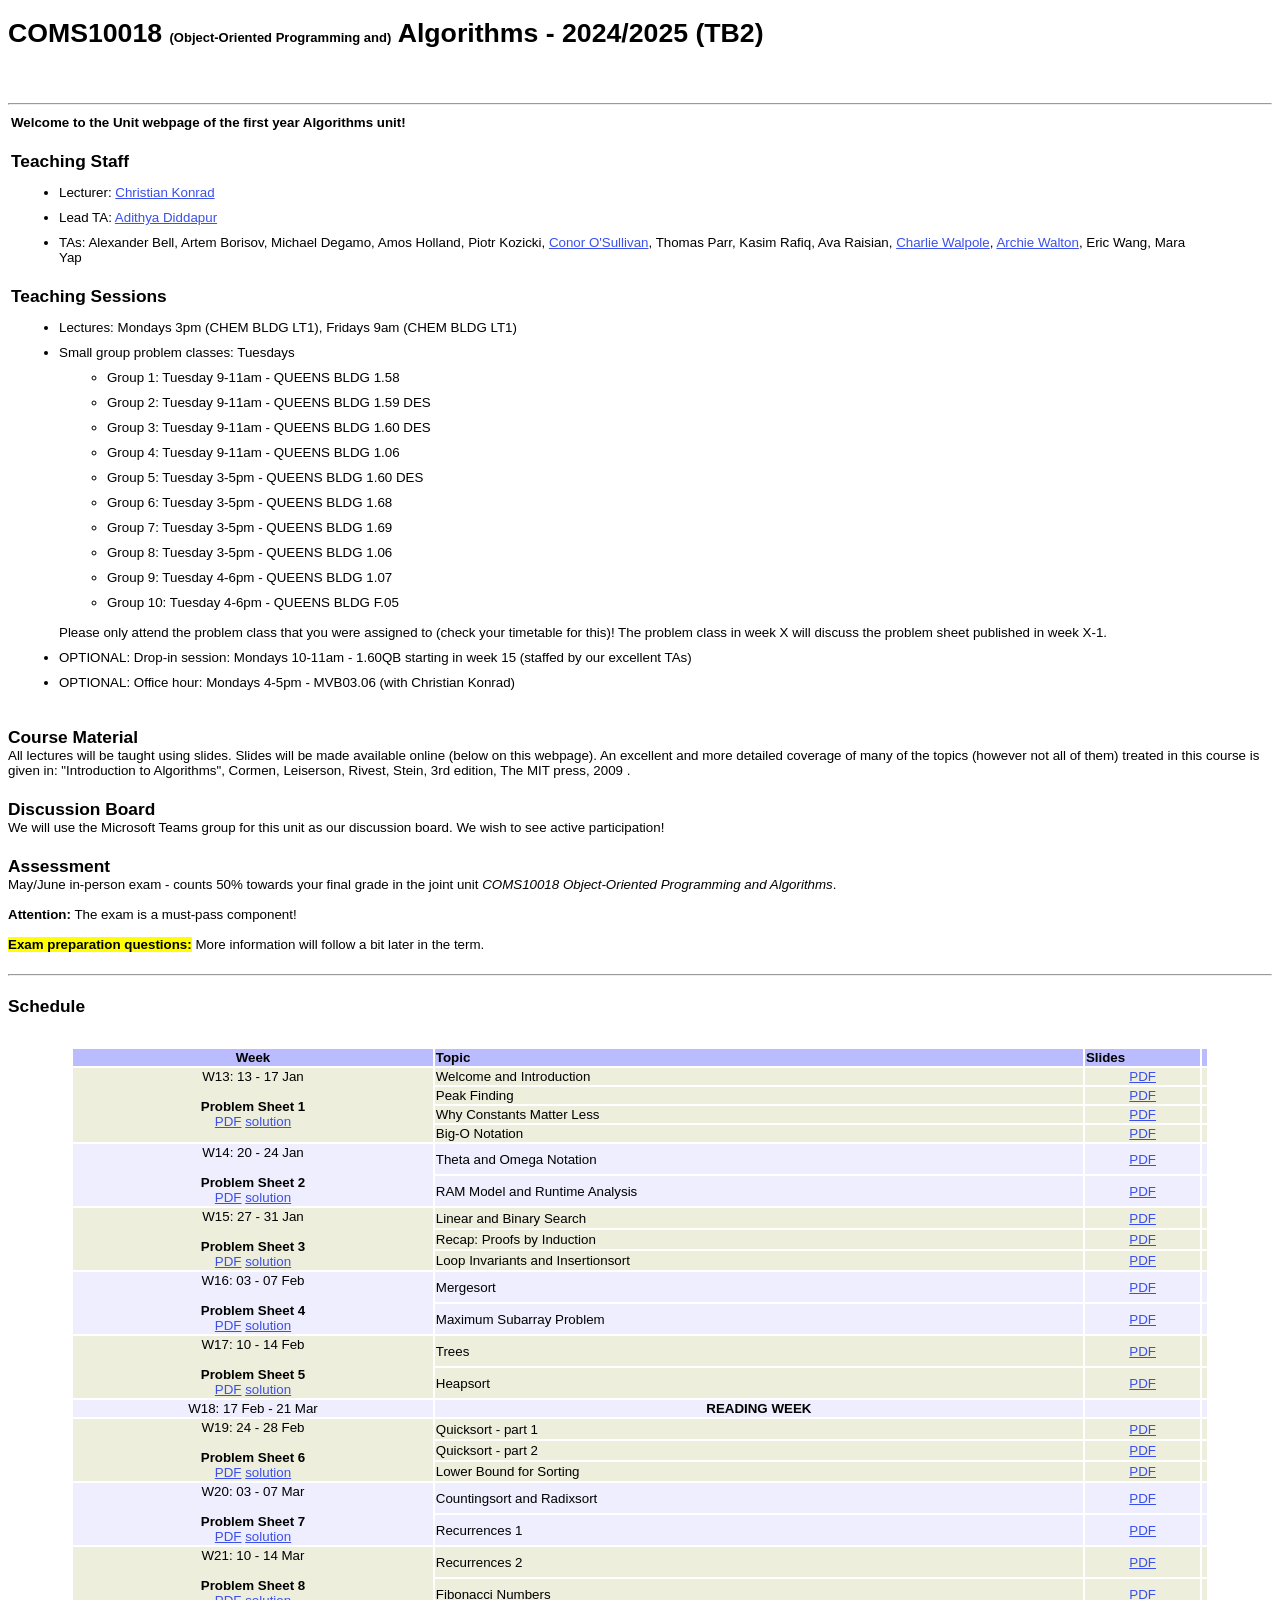
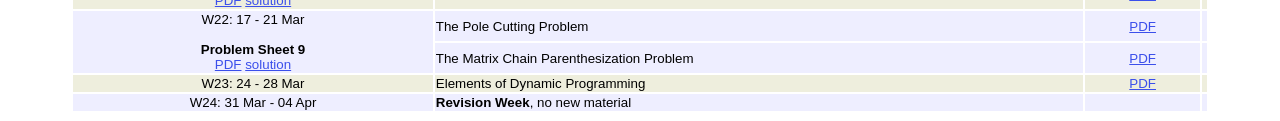
<file: courses/2024_2025_COMS10018/coms10018 - schedule copy.html>
<!DOCTYPE html PUBLIC "-//W3C//DTD HTML 4.01//EN" "http://www.w3.org/TR/html4/strict.dtd">
<html>

	<head>
		<meta content="text/html; charset=ISO-8859-1" http-equiv="content-type">
		<title>COMS10018 - Algorithms (and OOP)</title>

		<style type="text/css">
			h1 {
  			font-family: verdana,Arial,Helvetica,sans-serif;			
			font-size: 2em;
			font-weight: bold;
			}
			h2 {
  			font-family: verdana,Arial,Helvetica,sans-serif;
			font-size: 1.5em;
			}

			h3 {
  			font-family: verdana,Arial,Helvetica,sans-serif;
			font-size: 1.3em;
			margin-bottom: 0.0em;
			margin-top: 1.2em;
			}


			body {
			font: 10pt verdana,Arial,Helvetica,sans-serif;
			}
			a {
  			font-family: verdana,Arial,Helvetica,sans-serif;
			color: #3b4fEb;
			}

			ol,li {
			margin-left: 8px;
			margin-top: 10px;
			}
			ol {
    counter-reset: list; }
			ol > li {
				list-style: none;
			}
	ol > li:before {
    content: "[" counter(list) "] ";
    counter-increment: list;
}

		</style>
	</head>

	<body>
		<h1>COMS10018 <font size="-1">(Object-Oriented Programming and)</font> Algorithms - 2024/2025 (TB2)</h1>
		<br> <br>
		
<hr>

		  
<table width="95%">
 <tr>
  <td>    
<b>Welcome to the Unit webpage of the first year Algorithms unit!</b>

<h3>Teaching Staff</h3> 
<ul>
 <li>Lecturer: <a href="http://people.cs.bris.ac.uk/~konrad">Christian Konrad</a> </li>
 <li>Lead TA: <a href="https://research-information.bris.ac.uk/en/persons/adithya-diddapur">Adithya Diddapur</a></li>
 <li>TAs: Alexander Bell, Artem Borisov, Michael Degamo, Amos Holland, Piotr Kozicki, <a href="https://research-information.bris.ac.uk/en/persons/conor-d-osullivan">Conor O'Sullivan</a>, Thomas Parr, Kasim Rafiq, Ava Raisian, <a href="https://research-information.bris.ac.uk/en/persons/charlie-j-walpole">Charlie Walpole</a>, <a href="https://research-information.bris.ac.uk/en/persons/archie-walton">Archie Walton</a>, Eric Wang, Mara Yap</li>
</ul>		

<h3>Teaching Sessions</h3> 
<ul>
 <li>Lectures: Mondays 3pm (CHEM BLDG LT1), Fridays 9am (CHEM BLDG LT1) </li>
 <li>Small group problem classes: Tuesdays 
  <ul>
<li>Group 1: Tuesday 9-11am - QUEENS BLDG 1.58</li>
<li>Group 2: Tuesday 9-11am - QUEENS BLDG 1.59 DES</li>
<li>Group 3: Tuesday 9-11am - QUEENS BLDG 1.60 DES</li>
<li>Group 4: Tuesday 9-11am - QUEENS BLDG 1.06</li>
<li>Group 5: Tuesday 3-5pm - QUEENS BLDG 1.60 DES</li>
<li>Group 6: Tuesday 3-5pm - QUEENS BLDG 1.68</li>
<li>Group 7: Tuesday 3-5pm - QUEENS BLDG 1.69</li>
<li>Group 8: Tuesday 3-5pm - QUEENS BLDG 1.06</li>
<li>Group 9: Tuesday 4-6pm - QUEENS BLDG 1.07</li>
<li>Group 10: Tuesday 4-6pm - QUEENS BLDG F.05</li>
  </ul>
  
  <br>
  
  Please only attend the problem class that you were assigned to (check your timetable for this)! The problem class in week X will discuss the problem sheet published in week X-1.
 </li>
 <li>OPTIONAL: Drop-in session: Mondays 10-11am - 1.60QB starting in week 15 (staffed by our excellent TAs)</li>
 <li>OPTIONAL: Office hour: Mondays 4-5pm - MVB03.06 (with Christian Konrad)</li>
</ul>    
  </td>
 </tr>
</table>


<h3>Course Material</h3> 
All lectures will be taught using slides. Slides will be made available online (below on this webpage). An excellent and more detailed coverage of many of the topics (however not all of them) treated in this course is given in:

"Introduction to Algorithms", Cormen, Leiserson, Rivest, Stein, 3rd edition, The MIT press, 2009 .

<h3>Discussion Board</h3> 
We will use the Microsoft Teams group for this unit as our discussion board. We wish to see active participation!


<h3>Assessment</h3> 
May/June in-person exam - counts 50&percnt; towards your final grade in the joint unit <i>COMS10018 Object-Oriented Programming and Algorithms</i>. <br><br>
<b>Attention:</b> The exam is a must-pass component!

<br><br>

<span style="background-color:yellow;"><b>Exam preparation questions:</b></span> More information will follow a bit later in the term.

<br> <br>


<hr>

<h3>Schedule</h3>

<br> <br>


<table style="width:90%; border-collapse: separate; border: 0px solid black;" cellspacing="2px" align="center">
 <tr style="background-color:#bbf"><th style="width:160px">Week</th>
  <th style="width:290px" align="left">Topic</th><th style="width:50px" align="left">Slides</th><th align="left" style="width:0px"></th>
 </tr>
 <tr style="background-color:#eed"><td rowspan="4" valign = "top" align="center">W13: 13 - 17 Jan <br> <br> <b>Problem Sheet 1</b> <br><a href="alg/worksheets/sheet1.pdf">PDF</a> <a href="alg/worksheets/sheet1-solution.pdf">solution</a></td><td>Welcome and Introduction</td><td align="center"><a href="alg/slides/01-Introduction.pdf">PDF</a></td><td align="center"></td></tr>
 
 <tr style="background-color:#eed"><td>Peak Finding</td><td align="center"><a href="alg/slides/02-peak-finding.pdf">PDF</a></td><td align="center"> </td></tr>
 
 <tr style="background-color:#eed"><td>Why Constants Matter Less</td><td align="center"><a href="alg/slides/03-why-constants-matter-less.pdf">PDF</a></td><td align="center"> </td></tr>

 <tr style="background-color:#eed"><td>Big-O Notation</td><td align="center"><a href="alg/slides/04-big-o-notation.pdf">PDF</a></td><td align="center"> </td></tr>

 
 
 
 
 <tr style="background-color:#eef"><td rowspan="2" valign="top" align="center">W14: 20 - 24 Jan <br> <br> <b>Problem Sheet 2</b> <br><a href="alg/worksheets/sheet2.pdf">PDF</a>&nbsp;<a href="alg/worksheets/sheet2-solution.pdf">solution</a></td><td>Theta and Omega Notation</td><td align="center"><a href="alg/slides/05-theta-omega.pdf">PDF</a></td><td align="center">   </td></tr>
 
 
 
 <tr style="background-color:#eef"><td>RAM Model and Runtime Analysis</td><td align="center"><a href="alg/slides/06-RAM-model.pdf">PDF</a></td><td align="center">  </td></tr>
 
 
 
  <tr style="background-color:#eed"><td rowspan="3" valign="top" align="center">W15: 27 - 31 Jan <br> <br> <b>Problem Sheet 3</b> <br><a href="alg/worksheets/sheet3.pdf">PDF</a>&nbsp;<a href="alg/worksheets/sheet3-solution.pdf">solution</a></td><td>Linear and Binary Search</td><td align="center"><a href="alg/slides/07-search.pdf">PDF</a></td><td align="center"> </td></tr>
 
 
 <tr style="background-color:#eed"><td>Recap: Proofs by Induction</td><td align="center"><a href="alg/slides/08-induction.pdf">PDF</a></td><td align="center"> </td></tr>
 
 <tr style="background-color:#eed"><td>Loop Invariants and Insertionsort</td><td align="center"><a href="alg/slides/09-loop-invariants.pdf">PDF</a></td><td align="center">  </td></tr>

 
 
  <tr style="background-color:#eef"><td rowspan="2" valign="top" align="center">W16: 03 - 07 Feb <br> <br> <b>Problem Sheet 4</b> <br><a href="alg/worksheets/sheet4.pdf">PDF</a>&nbsp;<a href="alg/worksheets/sheet4-solution.pdf">solution</a></td><td>Mergesort</td><td align="center"><a href="alg/slides/10-merge-sort.pdf">PDF</a></td><td align="center"> </td></tr>
 
 <tr style="background-color:#eef"><td>Maximum Subarray Problem</td><td align="center"><a href="alg/slides/11-maximum-subar	ray.pdf">PDF</a></td><td align="center">  </td></tr>
 

 
 
<tr style="background-color:#eed"><td rowspan="2" valign="top" align="center">W17: 10 - 14 Feb <br> <br> <b>Problem Sheet 5</b> <br><a href="alg/worksheets/sheet5.pdf">PDF</a>&nbsp;<a href="alg/worksheets/sheet5-solution.pdf">solution</a></td><td>Trees</td><td align="center"><a href="alg/slides/12-trees.pdf">PDF</a></td><td align="center">  </td></tr>
 

 <tr style="background-color:#eed"><td>Heapsort</td><td align="center"><a href="alg/slides/13-heap-sort.pdf">PDF</a></td><td align="center"> </td></tr>
  
 
 
<tr style="background-color:#eef"><td rowspan="1" valign="top" align="center">W18: 17 Feb - 21 Mar</td><td colspan="1"><center><b>READING WEEK</b></center></td><td align="center"><a href=""></a></td><td align="center"> <a href=""></a> </td></tr>
  
 
 <tr style="background-color:#eed"><td rowspan="3" valign="top" align="center">W19: 24 - 28 Feb <br> <br> <b>Problem Sheet 6</b> <br><a href="alg/worksheets/sheet6.pdf">PDF</a>&nbsp;<a href="alg/worksheets/sheet6-solution.pdf">solution</a></td><td>Quicksort - part 1</td><td align="center"><a href="alg/slides/14-quick-sort.pdf">PDF</a></td><td align="center"> </td></tr>

<tr style="background-color:#eed"><td>Quicksort - part 2</td><td align="center"><a href="alg/slides/15-quick-sort-runtime.pdf">PDF</a></td><td align="center"> </td></tr>

 <tr style="background-color:#eed"><td>Lower Bound for Sorting</td><td align="center"><a href="alg/slides/16-sorting-lb.pdf">PDF</a></td><td align="center">  </td></tr>
 
 

 
 <tr style="background-color:#eef"><td rowspan="2" valign="top" align="center">W20: 03 - 07 Mar <br> <br> <b>Problem Sheet 7</b> <br><a href="alg/worksheets/sheet7.pdf">PDF</a>&nbsp;<a href="alg/worksheets/sheet7-solution.pdf">solution</a></td><td>Countingsort and Radixsort</td><td align="center"><a href="alg/slides/17-counting-radix.pdf">PDF</a></td><td align="center">  </td></tr>

 <tr style="background-color:#eef"><td>Recurrences 1</td><td align="center"><a href="alg/slides/18-recurrences-1.pdf">PDF</a></td><td align="center">  </td></tr>


<tr style="background-color:#eed"><td rowspan="2" valign="top" align="center">W21: 10 - 14 Mar <br> <br> <b>Problem Sheet 8</b> <br><a href="alg/worksheets/sheet8.pdf">PDF</a>&nbsp;<a href="alg/worksheets/sheet8-solution.pdf">solution</a></td><td>Recurrences 2</td><td align="center"><a href="alg/slides/19-recurrences-2.pdf">PDF</a></td><td align="center"> </td></tr>


<tr style="background-color:#eed"><td>Fibonacci Numbers</td><td align="center"><a href="alg/slides/20-fibonacci-numbers.pdf">PDF</a></td><td align="center"> </td></tr>


 
<tr style="background-color:#eef"><td rowspan="2" valign="top" align="center">W22: 17 - 21 Mar <br> <br> <b>Problem Sheet 9</b> <br><a href="alg/worksheets/sheet9.pdf">PDF</a>&nbsp;<a href="alg/worksheets/sheet9-solution.pdf">solution</a></td><td>The Pole Cutting Problem</td><td align="center"><a href="alg/slides/21-pole-cutting.pdf">PDF</a></td><td align="center"> </td></tr>

 
 <tr style="background-color:#eef"><td>The Matrix Chain Parenthesization Problem</td><td align="center"><a href="alg/slides/22-matrix-chain-multiplication.pdf">PDF</a></td><td align="center"> </td></tr>
 
 
 

<tr style="background-color:#eed"><td rowspan="1" valign="top" align="center">W23: 24 - 28 Mar</td><td>Elements of Dynamic Programming</td><td align="center"><a href="alg/slides/23-elements-of-dyn-prog.pdf">PDF</a></td><td align="center"> </td></tr> 
 
 
 

<tr style="background-color:#eef"><td rowspan="1" valign="top" align="center">W24: 31 Mar - 04 Apr</td><td><b>Revision Week</b>, no new material</td><td align="center"><a href=""></a></td><td align="center"> <a href=""></a> </td></tr>

 
</table> 
 
 		
		
	</body>
</html>
</file>
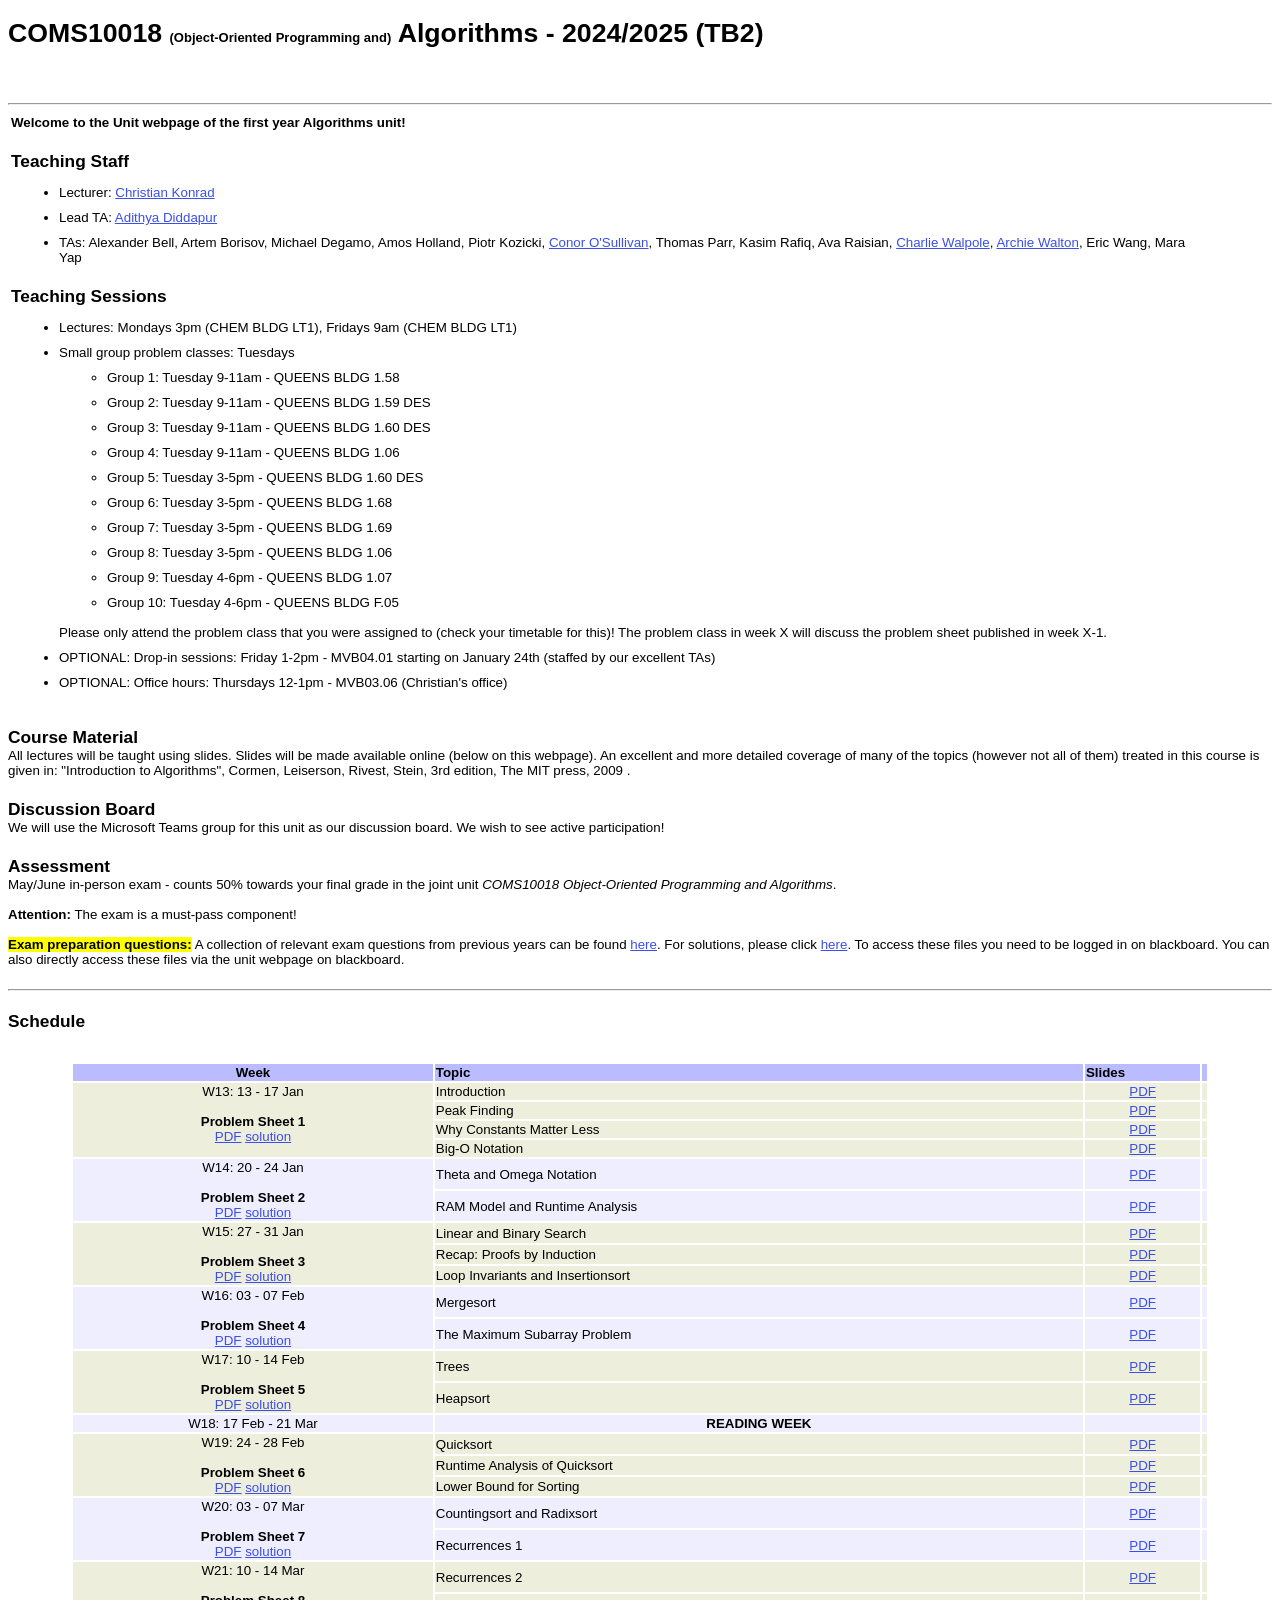
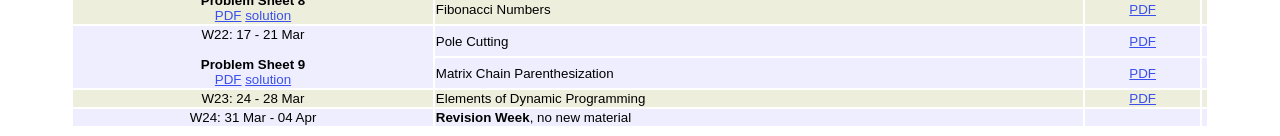
<file: courses/2024_2025_COMS10018/coms10018.html>
<!DOCTYPE html PUBLIC "-//W3C//DTD HTML 4.01//EN" "http://www.w3.org/TR/html4/strict.dtd">
<html>

	<head>
		<meta content="text/html; charset=ISO-8859-1" http-equiv="content-type">
		<title>COMS10018 - Algorithms (and OOP)</title>

		<style type="text/css">
			h1 {
  			font-family: verdana,Arial,Helvetica,sans-serif;			
			font-size: 2em;
			font-weight: bold;
			}
			h2 {
  			font-family: verdana,Arial,Helvetica,sans-serif;
			font-size: 1.5em;
			}

			h3 {
  			font-family: verdana,Arial,Helvetica,sans-serif;
			font-size: 1.3em;
			margin-bottom: 0.0em;
			margin-top: 1.2em;
			}


			body {
			font: 10pt verdana,Arial,Helvetica,sans-serif;
			}
			a {
  			font-family: verdana,Arial,Helvetica,sans-serif;
			color: #3b4fEb;
			}

			ol,li {
			margin-left: 8px;
			margin-top: 10px;
			}
			ol {
    counter-reset: list; }
			ol > li {
				list-style: none;
			}
	ol > li:before {
    content: "[" counter(list) "] ";
    counter-increment: list;
}

		</style>
	</head>

	<body>
		<h1>COMS10018 <font size="-1">(Object-Oriented Programming and)</font> Algorithms - 2024/2025 (TB2)</h1>
		<br> <br>
		
<hr>

		  
<table width="95%">
 <tr>
  <td>    
<b>Welcome to the Unit webpage of the first year Algorithms unit!</b>

<h3>Teaching Staff</h3> 
<ul>
 <li>Lecturer: <a href="http://people.cs.bris.ac.uk/~konrad">Christian Konrad</a> </li>
 <li>Lead TA: <a href="https://research-information.bris.ac.uk/en/persons/adithya-diddapur">Adithya Diddapur</a></li>
 <li>TAs: Alexander Bell, Artem Borisov, Michael Degamo, Amos Holland, Piotr Kozicki, <a href="https://research-information.bris.ac.uk/en/persons/conor-d-osullivan">Conor O'Sullivan</a>, Thomas Parr, Kasim Rafiq, Ava Raisian, <a href="https://research-information.bris.ac.uk/en/persons/charlie-j-walpole">Charlie Walpole</a>, <a href="https://research-information.bris.ac.uk/en/persons/archie-walton">Archie Walton</a>, Eric Wang, Mara Yap</li>
</ul>		

<h3>Teaching Sessions</h3> 
<ul>
 <li>Lectures: Mondays 3pm (CHEM BLDG LT1), Fridays 9am (CHEM BLDG LT1) </li>
 <li>Small group problem classes: Tuesdays 
  <ul>
<li>Group 1: Tuesday 9-11am - QUEENS BLDG 1.58</li>
<li>Group 2: Tuesday 9-11am - QUEENS BLDG 1.59 DES</li>
<li>Group 3: Tuesday 9-11am - QUEENS BLDG 1.60 DES</li>
<li>Group 4: Tuesday 9-11am - QUEENS BLDG 1.06</li>
<li>Group 5: Tuesday 3-5pm - QUEENS BLDG 1.60 DES</li>
<li>Group 6: Tuesday 3-5pm - QUEENS BLDG 1.68</li>
<li>Group 7: Tuesday 3-5pm - QUEENS BLDG 1.69</li>
<li>Group 8: Tuesday 3-5pm - QUEENS BLDG 1.06</li>
<li>Group 9: Tuesday 4-6pm - QUEENS BLDG 1.07</li>
<li>Group 10: Tuesday 4-6pm - QUEENS BLDG F.05</li>
  </ul>
  
  <br>
  
  Please only attend the problem class that you were assigned to (check your timetable for this)! The problem class in week X will discuss the problem sheet published in week X-1.
 </li>
 <li>OPTIONAL: Drop-in sessions: Friday 1-2pm - MVB04.01 starting on January 24th (staffed by our excellent TAs)</li>
 <li>OPTIONAL: Office hours: Thursdays 12-1pm - MVB03.06 (Christian's office)</li>
</ul>    
  </td>
 </tr>
</table>


<h3>Course Material</h3> 
All lectures will be taught using slides. Slides will be made available online (below on this webpage). An excellent and more detailed coverage of many of the topics (however not all of them) treated in this course is given in:

"Introduction to Algorithms", Cormen, Leiserson, Rivest, Stein, 3rd edition, The MIT press, 2009 .

<h3>Discussion Board</h3> 
We will use the Microsoft Teams group for this unit as our discussion board. We wish to see active participation!


<h3>Assessment</h3> 
May/June in-person exam - counts 50&percnt; towards your final grade in the joint unit <i>COMS10018 Object-Oriented Programming and Algorithms</i>. <br><br>
<b>Attention:</b> The exam is a must-pass component!

<br><br>

<span style="background-color:yellow;"><b>Exam preparation questions:</b></span> 

A collection of relevant exam questions from previous years can be found <a href="https://www.ole.bris.ac.uk/ultra/courses/_259157_1/outline/file/_9338597_1">here</a>. For solutions, please click <a href="https://www.ole.bris.ac.uk/ultra/courses/_259157_1/outline/file/_9338596_1">here</a>.

To access these files you need to be logged in on blackboard. You can also directly access these files via the unit webpage on blackboard.

<br> <br>


<hr>

<h3>Schedule</h3>

<br> <br>


<table style="width:90%; border-collapse: separate; border: 0px solid black;" cellspacing="2px" align="center">
 <tr style="background-color:#bbf"><th style="width:160px">Week</th>
  <th style="width:290px" align="left">Topic</th><th style="width:50px" align="left">Slides</th><th align="left" style="width:0px"></th>
 </tr>
 <tr style="background-color:#eed"><td rowspan="4" valign = "top" align="center">W13: 13 - 17 Jan <br> <br> <b>Problem Sheet 1</b> <br><a href="alg/worksheets/sheet1.pdf">PDF</a> <a href="alg/worksheets/sheet1-solution.pdf">solution</a></td><td>Introduction</td><td align="center"><a href="alg/slides/01-Introduction.pdf">PDF</a></td><td align="center"></td></tr>
 
 <tr style="background-color:#eed"><td>Peak Finding</td><td align="center"><a href="alg/slides/02-peak-finding.pdf">PDF</a></td><td align="center"> </td></tr>
 
 <tr style="background-color:#eed"><td>Why Constants Matter Less</td><td align="center"><a href="alg/slides/03-why-constants-matter-less.pdf">PDF</a></td><td align="center"> </td></tr>

 <tr style="background-color:#eed"><td>Big-O Notation</td><td align="center"><a href="alg/slides/04-big-o-notation.pdf">PDF</a></td><td align="center"> </td></tr> 

 
 
 
 
 <tr style="background-color:#eef"><td rowspan="2" valign="top" align="center">W14: 20 - 24 Jan <br> <br> <b>Problem Sheet 2</b> <br><a href="alg/worksheets/sheet2.pdf">PDF</a>&nbsp;<a href="alg/worksheets/sheet2-solution.pdf">solution</a></td><td>Theta and Omega Notation</td><td align="center"><a href="alg/slides/05-theta-omega.pdf">PDF</a></td><td align="center">   </td></tr>
 
 
 
 <tr style="background-color:#eef"><td>RAM Model and Runtime Analysis</td><td align="center"><a href="alg/slides/06-RAM-model.pdf">PDF</a></td><td align="center">  </td></tr>
 
 
 
  <tr style="background-color:#eed"><td rowspan="3" valign="top" align="center">W15: 27 - 31 Jan <br> <br> <b>Problem Sheet 3</b> <br><a href="alg/worksheets/sheet3.pdf">PDF</a>&nbsp;<a href="alg/worksheets/sheet3-solution.pdf">solution</a></td><td>Linear and Binary Search</td><td align="center"><a href="alg/slides/07-search.pdf">PDF</a></td><td align="center"> </td></tr>
 
 
 <tr style="background-color:#eed"><td>Recap: Proofs by Induction</td><td align="center"><a href="alg/slides/08-induction.pdf">PDF</a></td><td align="center"> </td></tr>
 
 <tr style="background-color:#eed"><td>Loop Invariants and Insertionsort</td><td align="center"><a href="alg/slides/09-loop-invariants.pdf">PDF</a></td><td align="center">  </td></tr>

 
 
  <tr style="background-color:#eef"><td rowspan="2" valign="top" align="center">W16: 03 - 07 Feb <br> <br> <b>Problem Sheet 4</b> <br><a href="alg/worksheets/sheet4.pdf">PDF</a>&nbsp;<a href="alg/worksheets/sheet4-solution.pdf">solution</a></td><td>Mergesort</td><td align="center"><a href="alg/slides/10-merge-sort.pdf">PDF</a></td><td align="center"> </td></tr>
 
 <tr style="background-color:#eef"><td>The Maximum Subarray Problem</td><td align="center"><a href="alg/slides/11-maximum-subarray.pdf">PDF	</a></td><td align="center">  </td></tr>
 

 
 
<tr style="background-color:#eed"><td rowspan="2" valign="top" align="center">W17: 10 - 14 Feb <br> <br> <b>Problem Sheet 5</b> <br><a href="alg/worksheets/sheet5.pdf">PDF</a>&nbsp;<a href="alg/worksheets/sheet5-solution.pdf">solution</a></td><td>Trees</td><td align="center"><a href="alg/slides/12-trees.pdf">PDF</a></td><td align="center">  </td></tr>
 

 <tr style="background-color:#eed"><td>Heapsort</td><td align="center"><a href="alg/slides/13-heap-sort.pdf">PDF</a></td><td align="center"> </td></tr>
  
 
 
<tr style="background-color:#eef"><td rowspan="1" valign="top" align="center">W18: 17 Feb - 21 Mar</td><td colspan="1"><center><b>READING WEEK</b></center></td><td align="center"><a href=""></a></td><td align="center"> <a href=""></a> </td></tr>
  
 
 <tr style="background-color:#eed"><td rowspan="3" valign="top" align="center">W19: 24 - 28 Feb <br> <br> <b>Problem Sheet 6</b> <br><a href="alg/worksheets/sheet6.pdf">PDF</a>&nbsp;<a href="alg/worksheets/sheet6-solution.pdf">solution</a></td><td>Quicksort</td><td align="center"><a href="alg/slides/14-quick-sort.pdf">PDF</a></td><td align="center"> </td></tr>

<tr style="background-color:#eed"><td>Runtime Analysis of Quicksort</td><td align="center"><a href="alg/slides/15-quick-sort-runtime.pdf">PDF</a></td><td align="center"> </td></tr>

 <tr style="background-color:#eed"><td>Lower Bound for Sorting</td><td align="center"><a href="alg/slides/16-sorting-lb.pdf">PDF</a></td><td align="center">  </td></tr>
 
 

 
 <tr style="background-color:#eef"><td rowspan="2" valign="top" align="center">W20: 03 - 07 Mar <br> <br> <b>Problem Sheet 7</b> <br><a href="alg/worksheets/sheet7.pdf">PDF</a>&nbsp;<a href="alg/worksheets/sheet7-solution.pdf">solution</a></td><td>Countingsort and Radixsort</td><td align="center"><a href="alg/slides/17-counting-radix.pdf">PDF</a></td><td align="center">  </td></tr>

 <tr style="background-color:#eef"><td>Recurrences 1</td><td align="center"><a href="alg/slides/18-recurrences-1.pdf">PDF</a></td><td align="center">  </td></tr>


<tr style="background-color:#eed"><td rowspan="2" valign="top" align="center">W21: 10 - 14 Mar <br> <br> <b>Problem Sheet 8</b> <br><a href="alg/worksheets/sheet8.pdf">PDF</a>&nbsp;<a href="alg/worksheets/sheet8-solution.pdf">solution</a></td><td>Recurrences 2</td><td align="center"><a href="alg/slides/19-recurrences-2.pdf">PDF</a></td><td align="center"> </td></tr>


<tr style="background-color:#eed"><td>Fibonacci Numbers</td><td align="center"><a href="alg/slides/20-fibonacci-numbers.pdf">PDF</a></td><td align="center"> </td></tr>


 
<tr style="background-color:#eef"><td rowspan="2" valign="top" align="center">W22: 17 - 21 Mar <br> <br> <b>Problem Sheet 9</b> <br><a href="alg/worksheets/sheet9.pdf">PDF</a>&nbsp;<a href="alg/worksheets/sheet9-solution.pdf">solution</a></td><td>Pole Cutting</td><td align="center"><a href="alg/slides/21-pole-cutting.pdf">PDF</a></td><td align="center"> </td></tr>

 
 <tr style="background-color:#eef"><td>Matrix Chain Parenthesization</td><td align="center"><a href="alg/slides/22-matrix-chain-multiplication.pdf">PDF</a></td><td align="center"> </td></tr>
 
 
 

<tr style="background-color:#eed"><td rowspan="1" valign="top" align="center">W23: 24 - 28 Mar</td><td>Elements of Dynamic Programming</td><td align="center"><a href="alg/slides/23-elements-of-dyn-prog.pdf">PDF</a></td><td align="center"> </td></tr> 
 
 
 

<tr style="background-color:#eef"><td rowspan="1" valign="top" align="center">W24: 31 Mar - 04 Apr</td><td><b>Revision Week</b>, no new material</td><td align="center"><a href=""></a></td><td align="center"> <a href=""></a> </td></tr>

 
</table> 
 
 		
		
	</body>
</html>
</file>
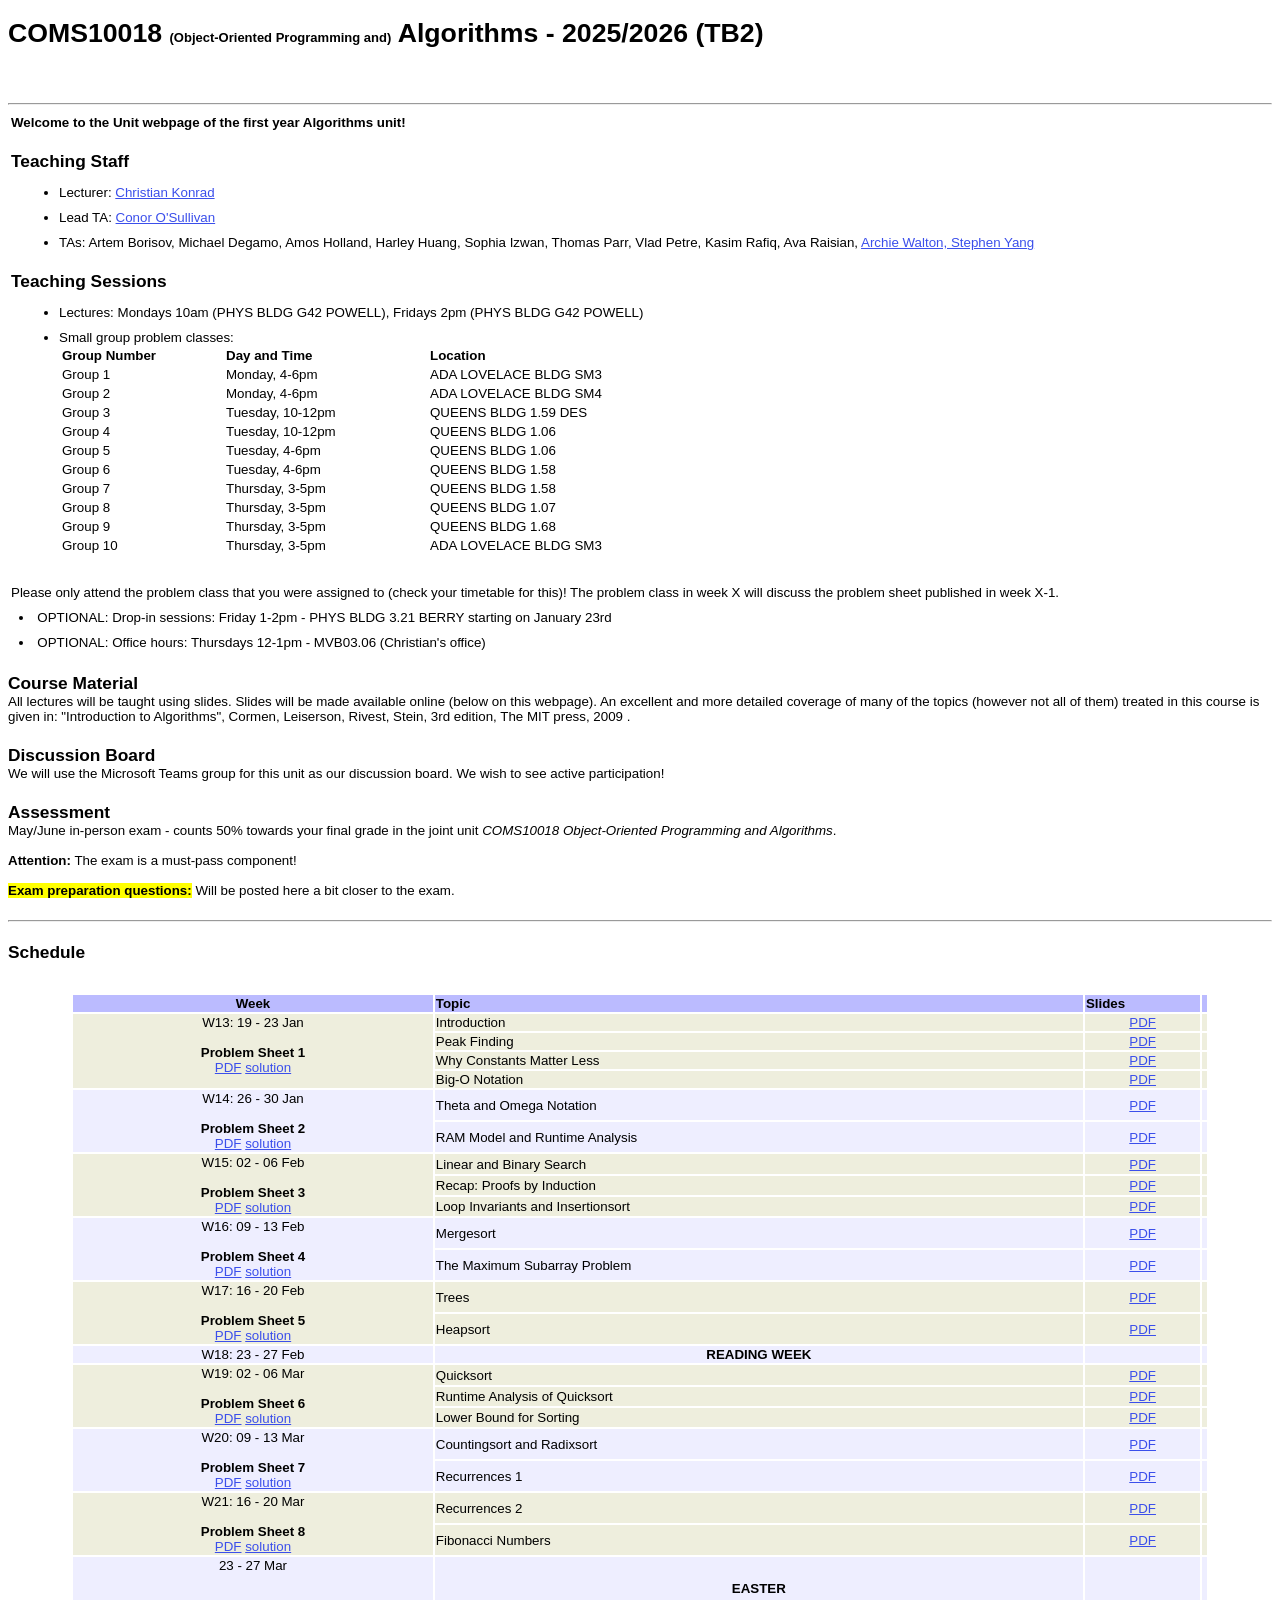
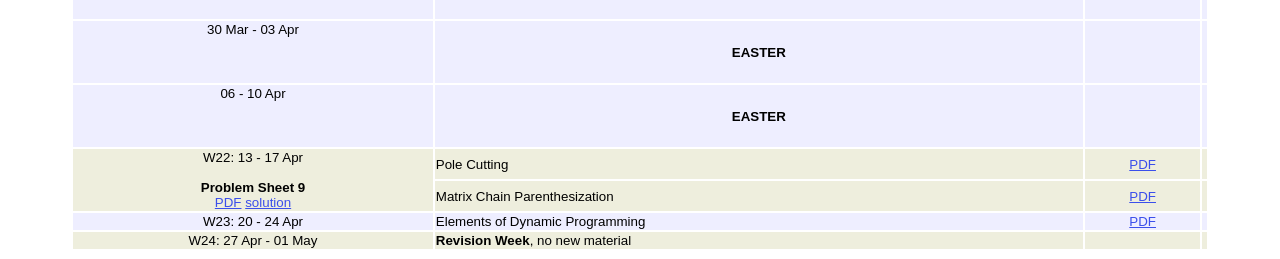
<file: courses/2025_2026_COMS10018/coms10018-timetable.html>
<!DOCTYPE html PUBLIC "-//W3C//DTD HTML 4.01//EN" "http://www.w3.org/TR/html4/strict.dtd">
<html>

	<head>
		<meta content="text/html; charset=ISO-8859-1" http-equiv="content-type">
		<title>COMS10018 - Algorithms (and OOP)</title>

		<style type="text/css">
			h1 {
  			font-family: verdana,Arial,Helvetica,sans-serif;			
			font-size: 2em;
			font-weight: bold;
			}
			h2 {
  			font-family: verdana,Arial,Helvetica,sans-serif;
			font-size: 1.5em;
			}

			h3 {
  			font-family: verdana,Arial,Helvetica,sans-serif;
			font-size: 1.3em;
			margin-bottom: 0.0em;
			margin-top: 1.2em;
			}


			body {
			font: 10pt verdana,Arial,Helvetica,sans-serif;
			}
			a {
  			font-family: verdana,Arial,Helvetica,sans-serif;
			color: #3b4fEb;
			}

			ol,li {
			margin-left: 8px;
			margin-top: 10px;
			}
			ol {
    counter-reset: list; }
			ol > li {
				list-style: none;
			}
	ol > li:before {
    content: "[" counter(list) "] ";
    counter-increment: list;
}

		</style>
	</head>

	<body>
		<h1>COMS10018 <font size="-1">(Object-Oriented Programming and)</font> Algorithms - 2025/2026 (TB2)</h1>
		<br> <br>
		
<hr>

		  
<table width="95%">
 <tr>
  <td>    
<b>Welcome to the Unit webpage of the first year Algorithms unit!</b>

<h3>Teaching Staff</h3> 
<ul>
 <li>Lecturer: <a href="http://people.cs.bris.ac.uk/~konrad">Christian Konrad</a> </li>
 <li>Lead TA: <a href="https://osullivanconor.com/">Conor O'Sullivan</a></li>
 <li>TAs: Artem Borisov, Michael Degamo, Amos Holland, Harley Huang, Sophia Izwan, Thomas Parr, Vlad Petre, Kasim Rafiq, Ava Raisian, <a href="https://research-information.bris.ac.uk/en/persons/archie-walton">Archie Walton, Stephen Yang</a></li>
</ul>		

<h3>Teaching Sessions</h3> 
<ul>
 <li>Lectures: Mondays 10am (PHYS BLDG G42 POWELL), Fridays 2pm (PHYS BLDG G42 POWELL) </li>
 <li>Small group problem classes: 
  <table>
   <tr><th style="width:160px"><b>Group Number</b></th><th style="width:200px"><b>Day and Time</b></th><th style="150px"><b>Location</b></th></tr>
   <tr><td>Group 1</td><td>Monday, 4-6pm</td><td>ADA LOVELACE BLDG SM3</td></tr>
   <tr><td>Group 2</td><td>Monday, 4-6pm</td><td>ADA LOVELACE BLDG SM4</td></tr>
   <tr><td>Group 3</td><td>Tuesday, 10-12pm</td><td>QUEENS BLDG 1.59 DES</td></tr>
   <tr><td>Group 4</td><td>Tuesday, 10-12pm</td><td>QUEENS BLDG 1.06</td></tr>
   <tr><td>Group 5</td><td>Tuesday, 4-6pm</td><td>QUEENS BLDG 1.06</td></tr>
   <tr><td>Group 6</td><td>Tuesday, 4-6pm</td><td>QUEENS BLDG 1.58</td></tr>
   <tr><td>Group 7</td><td>Thursday, 3-5pm</td><td>QUEENS BLDG 1.58</td></tr>
   <tr><td>Group 8</td><td>Thursday, 3-5pm</td><td>QUEENS BLDG 1.07</td></tr>
   <tr><td>Group 9</td><td>Thursday, 3-5pm</td><td>QUEENS BLDG 1.68</td></tr>
   <tr><td>Group 10</td><td>Thursday, 3-5pm</td><td>ADA LOVELACE BLDG SM3</td></tr>
  </table>
  </ul>
  
  <br>
  
  Please only attend the problem class that you were assigned to (check your timetable for this)! The problem class in week X will discuss the problem sheet published in week X-1.
 </li>
 <li>OPTIONAL: Drop-in sessions: Friday 1-2pm - PHYS BLDG 3.21 BERRY starting on January 23rd</li>
 <li>OPTIONAL: Office hours: Thursdays 12-1pm - MVB03.06 (Christian's office)</li>
</ul>    
  </td>
 </tr>
</table>


<h3>Course Material</h3> 
All lectures will be taught using slides. Slides will be made available online (below on this webpage). An excellent and more detailed coverage of many of the topics (however not all of them) treated in this course is given in:

"Introduction to Algorithms", Cormen, Leiserson, Rivest, Stein, 3rd edition, The MIT press, 2009 .

<h3>Discussion Board</h3> 
We will use the Microsoft Teams group for this unit as our discussion board. We wish to see active participation!


<h3>Assessment</h3> 
May/June in-person exam - counts 50&percnt; towards your final grade in the joint unit <i>COMS10018 Object-Oriented Programming and Algorithms</i>. <br><br>
<b>Attention:</b> The exam is a must-pass component!

<br><br>

<span style="background-color:yellow;"><b>Exam preparation questions:</b></span> 

Will be posted here a bit closer to the exam.
<br> <br>


<hr>

<h3>Schedule</h3>

<br> <br>


<table style="width:90%; border-collapse: separate; border: 0px solid black;" cellspacing="2px" align="center">
 <tr style="background-color:#bbf"><th style="width:160px">Week</th>
  <th style="width:290px" align="left">Topic</th><th style="width:50px" align="left">Slides</th><th align="left" style="width:0px"></th>
 </tr>
 <tr style="background-color:#eed"><td rowspan="4" valign = "top" align="center">W13: 19 - 23 Jan <br> <br> <b>Problem Sheet 1</b> <br><a href="alg/worksheets/sheet1.pdf">PDF</a> <a href="alg/worksheets/sheet1-solution.pdf">solution</a></td><td>Introduction</td><td align="center"><a href="alg/slides/01-Introduction.pdf">PDF</a></td><td align="center"></td></tr>
 
 <tr style="background-color:#eed"><td>Peak Finding</td><td align="center"><a href="alg/slides/02-peak-finding.pdf">PDF</a></td><td align="center"> </td></tr>
 
 <tr style="background-color:#eed"><td>Why Constants Matter Less</td><td align="center"><a href="alg/slides/03-why-constants-matter-less.pdf">PDF</a></td><td align="center"> </td></tr>

 <tr style="background-color:#eed"><td>Big-O Notation</td><td align="center"><a href="alg/slides/04-big-o-notation.pdf">PDF</a></td><td align="center"> </td></tr> 

 
 
 
 
 <tr style="background-color:#eef"><td rowspan="2" valign="top" align="center">W14: 26 - 30 Jan <br> <br> <b>Problem Sheet 2</b> <br><a href="alg/worksheets/sheet2.pdf">PDF</a>&nbsp;<a href="alg/worksheets/sheet2-solution.pdf">solution</a></td><td>Theta and Omega Notation</td><td align="center"><a href="alg/slides/05-theta-omega.pdf">PDF</a></td><td align="center">   </td></tr>
 
 
 
 <tr style="background-color:#eef"><td>RAM Model and Runtime Analysis</td><td align="center"><a href="alg/slides/06-RAM-model.pdf">PDF</a></td><td align="center">  </td></tr>
 
 
 
  <tr style="background-color:#eed"><td rowspan="3" valign="top" align="center">W15: 02 - 06 Feb <br> <br> <b>Problem Sheet 3</b> <br><a href="alg/worksheets/sheet3.pdf">PDF</a>&nbsp;<a href="alg/worksheets/sheet3-solution.pdf">solution</a></td><td>Linear and Binary Search</td><td align="center"><a href="alg/slides/07-search.pdf">PDF</a></td><td align="center"> </td></tr>
 
 
 <tr style="background-color:#eed"><td>Recap: Proofs by Induction</td><td align="center"><a href="alg/slides/08-induction.pdf">PDF</a></td><td align="center"> </td></tr>
 
 <tr style="background-color:#eed"><td>Loop Invariants and Insertionsort</td><td align="center"><a href="alg/slides/09-loop-invariants.pdf">PDF</a></td><td align="center">  </td></tr>

 
 
  <tr style="background-color:#eef"><td rowspan="2" valign="top" align="center">W16: 09 - 13 Feb <br> <br> <b>Problem Sheet 4</b> <br><a href="alg/worksheets/sheet4.pdf">PDF</a>&nbsp;<a href="alg/worksheets/sheet4-solution.pdf">solution</a></td><td>Mergesort</td><td align="center"><a href="alg/slides/10-merge-sort.pdf">PDF</a></td><td align="center"> </td></tr>
 
 <tr style="background-color:#eef"><td>The Maximum Subarray Problem</td><td align="center"><a href="alg/slides/11-maximum-subarray.pdf">PDF	</a></td><td align="center">  </td></tr>
 

 
 
<tr style="background-color:#eed"><td rowspan="2" valign="top" align="center">W17: 16 - 20 Feb <br> <br> <b>Problem Sheet 5</b> <br><a href="alg/worksheets/sheet5.pdf">PDF</a>&nbsp;<a href="alg/worksheets/sheet5-solution.pdf">solution</a></td><td>Trees</td><td align="center"><a href="alg/slides/12-trees.pdf">PDF</a></td><td align="center">  </td></tr>
 

 <tr style="background-color:#eed"><td>Heapsort</td><td align="center"><a href="alg/slides/13-heap-sort.pdf">PDF</a></td><td align="center"> </td></tr>
  
 
 
<tr style="background-color:#eef"><td rowspan="1" valign="top" align="center">W18: 23 - 27 Feb</td><td colspan="1"><center><b>READING WEEK</b></center></td><td align="center"><a href=""></a></td><td align="center"> <a href=""></a> </td></tr>
  
 
 <tr style="background-color:#eed"><td rowspan="3" valign="top" align="center">W19: 02 - 06 Mar <br> <br> <b>Problem Sheet 6</b> <br><a href="alg/worksheets/sheet6.pdf">PDF</a>&nbsp;<a href="alg/worksheets/sheet6-solution.pdf">solution</a></td><td>Quicksort</td><td align="center"><a href="alg/slides/14-quick-sort.pdf">PDF</a></td><td align="center"> </td></tr>

<tr style="background-color:#eed"><td>Runtime Analysis of Quicksort</td><td align="center"><a href="alg/slides/15-quick-sort-runtime.pdf">PDF</a></td><td align="center"> </td></tr>

 <tr style="background-color:#eed"><td>Lower Bound for Sorting</td><td align="center"><a href="alg/slides/16-sorting-lb.pdf">PDF</a></td><td align="center">  </td></tr>
 
 

 
 <tr style="background-color:#eef"><td rowspan="2" valign="top" align="center">W20: 09 - 13 Mar <br> <br> <b>Problem Sheet 7</b> <br><a href="alg/worksheets/sheet7.pdf">PDF</a>&nbsp;<a href="alg/worksheets/sheet7-solution.pdf">solution</a></td><td>Countingsort and Radixsort</td><td align="center"><a href="alg/slides/17-counting-radix.pdf">PDF</a></td><td align="center">  </td></tr>

 <tr style="background-color:#eef"><td>Recurrences 1</td><td align="center"><a href="alg/slides/18-recurrences-1.pdf">PDF</a></td><td align="center">  </td></tr>


<tr style="background-color:#eed"><td rowspan="2" valign="top" align="center">W21: 16 - 20 Mar <br> <br> <b>Problem Sheet 8</b> <br><a href="alg/worksheets/sheet8.pdf">PDF</a>&nbsp;<a href="alg/worksheets/sheet8-solution.pdf">solution</a></td><td>Recurrences 2</td><td align="center"><a href="alg/slides/19-recurrences-2.pdf">PDF</a></td><td align="center"> </td></tr>


<tr style="background-color:#eed"><td>Fibonacci Numbers</td><td align="center"><a href="alg/slides/20-fibonacci-numbers.pdf">PDF</a></td><td align="center"> </td></tr>


<tr style="background-color:#eef"><td rowspan="1" valign="top" align="center">23 - 27 Mar <br> <br> <b></b> <br><a href="alg/worksheets/sheet8.pdf"></a>&nbsp;<a href="alg/worksheets/sheet8-solution.pdf"></a></td><td><center><b>EASTER</b></center></td><td align="center"><a href="alg/slides/19-recurrences-2.pdf"></a></td><td align="center"> </td></tr>
<tr style="background-color:#eef"><td rowspan="1" valign="top" align="center">30 Mar - 03 Apr <br> <br> <b></b> <br><a href="alg/worksheets/sheet8.pdf"></a>&nbsp;<a href="alg/worksheets/sheet8-solution.pdf"></a></td><td><center><b>EASTER</b></center></td><td align="center"><a href="alg/slides/19-recurrences-2.pdf"></a></td><td align="center"> </td></tr>
<tr style="background-color:#eef"><td rowspan="1" valign="top" align="center">06 - 10 Apr <br> <br> <b></b> <br><a href="alg/worksheets/sheet8.pdf"></a>&nbsp;<a href="alg/worksheets/sheet8-solution.pdf"></a></td><td><center><b>EASTER</b></center></td><td align="center"><a href="alg/slides/19-recurrences-2.pdf"></a></td><td align="center"> </td></tr>


 
<tr style="background-color:#eed"><td rowspan="2" valign="top" align="center">W22: 13 - 17 Apr <br> <br> <b>Problem Sheet 9</b> <br><a href="alg/worksheets/sheet9.pdf">PDF</a>&nbsp;<a href="alg/worksheets/sheet9-solution.pdf">solution</a></td><td>Pole Cutting</td><td align="center"><a href="alg/slides/21-pole-cutting.pdf">PDF</a></td><td align="center"> </td></tr>

 
 <tr style="background-color:#eed"><td>Matrix Chain Parenthesization</td><td align="center"><a href="alg/slides/22-matrix-chain-multiplication.pdf">PDF</a></td><td align="center"> </td></tr>
 
 
 

<tr style="background-color:#eef"><td rowspan="1" valign="top" align="center">W23: 20 - 24 Apr</td><td>Elements of Dynamic Programming</td><td align="center"><a href="alg/slides/23-elements-of-dyn-prog.pdf">PDF</a></td><td align="center"> </td></tr> 
 
 
 

<tr style="background-color:#eed"><td rowspan="1" valign="top" align="center">W24: 27 Apr - 01 May</td><td><b>Revision Week</b>, no new material</td><td align="center"><a href=""></a></td><td align="center"> <a href=""></a> </td></tr>

 
</table> 
 
 		
		
	</body>
</html>
</file>
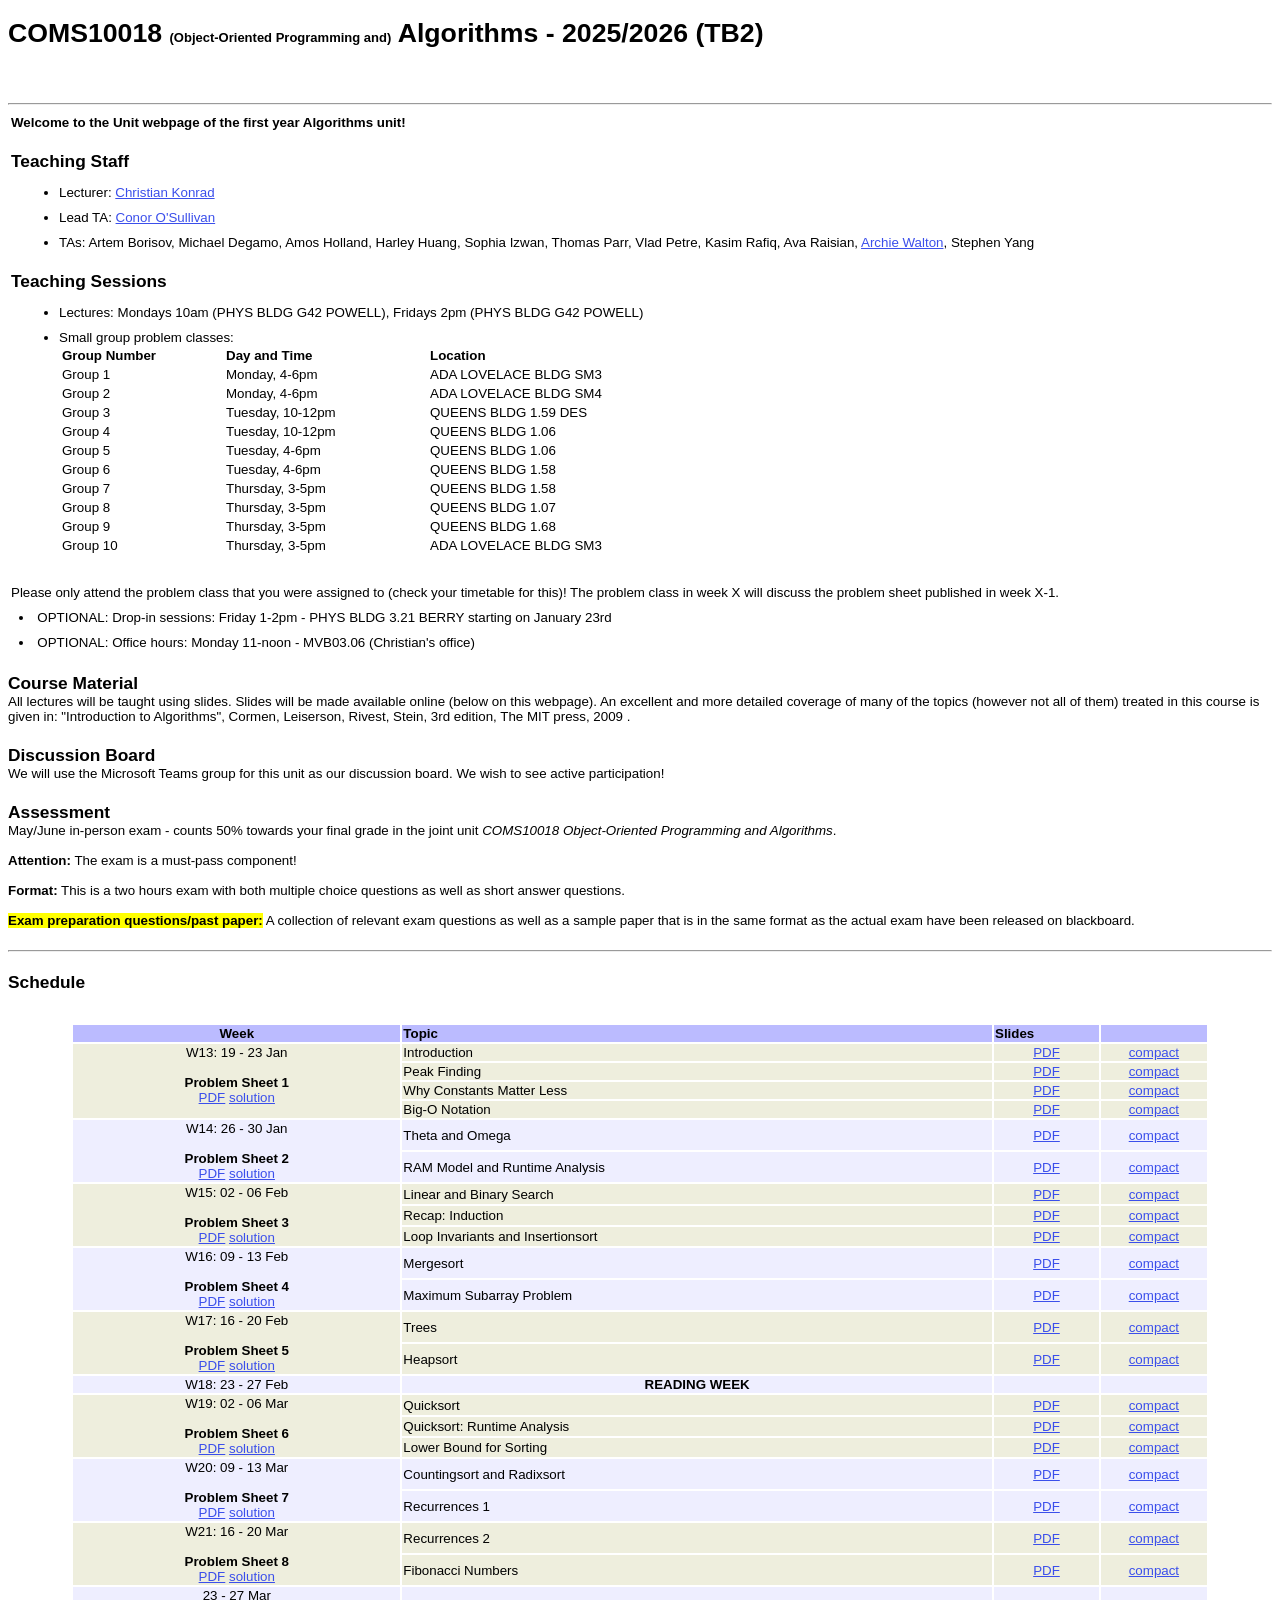
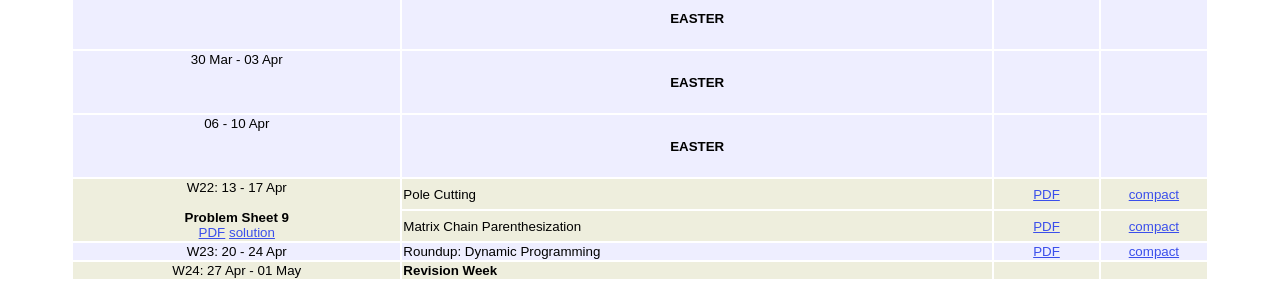
<file: courses/2025_2026_COMS10018/coms10018.html>
<!DOCTYPE html PUBLIC "-//W3C//DTD HTML 4.01//EN" "http://www.w3.org/TR/html4/strict.dtd">
<html>

	<head>
		<meta content="text/html; charset=ISO-8859-1" http-equiv="content-type">
		<title>COMS10018 - Algorithms (and OOP)</title>

		<style type="text/css">
			h1 {
  			font-family: verdana,Arial,Helvetica,sans-serif;			
			font-size: 2em;
			font-weight: bold;
			}
			h2 {
  			font-family: verdana,Arial,Helvetica,sans-serif;
			font-size: 1.5em;
			}

			h3 {
  			font-family: verdana,Arial,Helvetica,sans-serif;
			font-size: 1.3em;
			margin-bottom: 0.0em;
			margin-top: 1.2em;
			}


			body {
			font: 10pt verdana,Arial,Helvetica,sans-serif;
			}
			a {
  			font-family: verdana,Arial,Helvetica,sans-serif;
			color: #3b4fEb;
			}

			ol,li {
			margin-left: 8px;
			margin-top: 10px;
			}
			ol {
    counter-reset: list; }
			ol > li {
				list-style: none;
			}
	ol > li:before {
    content: "[" counter(list) "] ";
    counter-increment: list;
}

		</style>
	</head>

	<body>
		<h1>COMS10018 <font size="-1">(Object-Oriented Programming and)</font> Algorithms - 2025/2026 (TB2)</h1>
		<br> <br>
		
<hr>

		  
<table width="95%">
 <tr>
  <td>    
<b>Welcome to the Unit webpage of the first year Algorithms unit!</b>

<h3>Teaching Staff</h3> 
<ul>
 <li>Lecturer: <a href="http://people.cs.bris.ac.uk/~konrad">Christian Konrad</a> </li>
 <li>Lead TA: <a href="https://osullivanconor.com/">Conor O'Sullivan</a></li>
 <li>TAs: Artem Borisov, Michael Degamo, Amos Holland, Harley Huang, Sophia Izwan, Thomas Parr, Vlad Petre, Kasim Rafiq, Ava Raisian, <a href="https://research-information.bris.ac.uk/en/persons/archie-walton">Archie Walton</a>, Stephen Yang</li>
</ul>		

<h3>Teaching Sessions</h3> 
<ul>
 <li>Lectures: Mondays 10am (PHYS BLDG G42 POWELL), Fridays 2pm (PHYS BLDG G42 POWELL) </li>
 <li>Small group problem classes: 
  <table>
   <tr><th style="width:160px"><b>Group Number</b></th><th style="width:200px"><b>Day and Time</b></th><th style="150px"><b>Location</b></th></tr>
   <tr><td>Group 1</td><td>Monday, 4-6pm</td><td>ADA LOVELACE BLDG SM3</td></tr>
   <tr><td>Group 2</td><td>Monday, 4-6pm</td><td>ADA LOVELACE BLDG SM4</td></tr>
   <tr><td>Group 3</td><td>Tuesday, 10-12pm</td><td>QUEENS BLDG 1.59 DES</td></tr>
   <tr><td>Group 4</td><td>Tuesday, 10-12pm</td><td>QUEENS BLDG 1.06</td></tr>
   <tr><td>Group 5</td><td>Tuesday, 4-6pm</td><td>QUEENS BLDG 1.06</td></tr>
   <tr><td>Group 6</td><td>Tuesday, 4-6pm</td><td>QUEENS BLDG 1.58</td></tr>
   <tr><td>Group 7</td><td>Thursday, 3-5pm</td><td>QUEENS BLDG 1.58</td></tr>
   <tr><td>Group 8</td><td>Thursday, 3-5pm</td><td>QUEENS BLDG 1.07</td></tr>
   <tr><td>Group 9</td><td>Thursday, 3-5pm</td><td>QUEENS BLDG 1.68</td></tr>
   <tr><td>Group 10</td><td>Thursday, 3-5pm</td><td>ADA LOVELACE BLDG SM3</td></tr>
  </table>
  </ul>
  
  <br>
  
  Please only attend the problem class that you were assigned to (check your timetable for this)! The problem class in week X will discuss the problem sheet published in week X-1.
 </li>
 <li>OPTIONAL: Drop-in sessions: Friday 1-2pm - PHYS BLDG 3.21 BERRY starting on January 23rd</li>
 <li>OPTIONAL: Office hours: Monday 11-noon - MVB03.06 (Christian's office)</li>
</ul>    
  </td>
 </tr>
</table>


<h3>Course Material</h3> 
All lectures will be taught using slides. Slides will be made available online (below on this webpage). An excellent and more detailed coverage of many of the topics (however not all of them) treated in this course is given in:

"Introduction to Algorithms", Cormen, Leiserson, Rivest, Stein, 3rd edition, The MIT press, 2009 .

<h3>Discussion Board</h3> 
We will use the Microsoft Teams group for this unit as our discussion board. We wish to see active participation!


<h3>Assessment</h3> 
May/June in-person exam - counts 50&percnt; towards your final grade in the joint unit <i>COMS10018 Object-Oriented Programming and Algorithms</i>. <br><br>
<b>Attention:</b> The exam is a must-pass component!

<br><br>

<b>Format:</b> This is a two hours exam with both multiple choice questions as well as short answer questions. 

<br><br>


<span style="background-color:yellow;"><b>Exam preparation questions/past paper:</b></span> 

A collection of relevant exam questions as well as a sample paper that is in the same format as the actual exam have been released on blackboard.
<br> <br>


<hr>

<h3>Schedule</h3>

<br> <br>


<table style="width:90%; border-collapse: separate; border: 0px solid black;" cellspacing="2px" align="center">
 <tr style="background-color:#bbf"><th style="width:160px">Week</th>
  <th style="width:290px" align="left">Topic</th><th style="width:50px" align="left">Slides</th><th align="left" style="width:0px"></th>
 </tr>
 <tr style="background-color:#eed"><td rowspan="4" valign = "top" align="center">W13: 19 - 23 Jan <br> <br> <b>Problem Sheet 1</b> <br><a href="alg/worksheets/sheet1.pdf">PDF</a> <a href="alg/worksheets/sheet1-solution.pdf">solution</a></td><td>Introduction</td><td align="center"><a href="alg/slides/01-Introduction.pdf">PDF</a></td><td align="center"><a href="alg/slides/01-Introduction-short.pdf">compact</a></td></tr>
 
 <tr style="background-color:#eed"><td>Peak Finding</td><td align="center"><a href="alg/slides/02-peak-finding.pdf">PDF</a></td><td align="center"><a href="alg/slides/02-peak-finding-short.pdf">compact</a> </td></tr>
 
 <tr style="background-color:#eed"><td>Why Constants Matter Less</td><td align="center"><a href="alg/slides/03-why-constants-matter-less.pdf">PDF</a></td><td align="center"><a href="alg/slides/03-why-constants-matter-less-short.pdf">compact</a> </td></tr>

 <tr style="background-color:#eed"><td>Big-O Notation</td><td align="center"><a href="alg/slides/04-big-o-notation.pdf">PDF</a></td><td align="center"><a href="alg/slides/04-big-o-notation-short.pdf">compact</a> </td></tr>  

 
 
 
 
 <tr style="background-color:#eef"><td rowspan="2" valign="top" align="center">W14: 26 - 30 Jan <br> <br> <b>Problem Sheet 2</b> <br><a href="alg/worksheets/sheet2.pdf">PDF</a>&nbsp;<a href="alg/worksheets/sheet2-solution.pdf">solution</a></td><td>Theta and Omega</td><td align="center"><a href="alg/slides/05-theta-omega.pdf">PDF</a></td><td align="center"><a href="alg/slides/05-theta-omega-short.pdf">compact</a>   </td></tr>
 
 
 
 <tr style="background-color:#eef"><td>RAM Model and Runtime Analysis</td><td align="center"><a href="alg/slides/06-RAM-model.pdf">PDF</a></td><td align="center"><a href="alg/slides/06-RAM-model-short.pdf">compact</a></td></tr>
 
 
 
  <tr style="background-color:#eed"><td rowspan="3" valign="top" align="center">W15: 02 - 06 Feb <br> <br> <b>Problem Sheet 3</b> <br><a href="alg/worksheets/sheet3.pdf">PDF</a>&nbsp;<a href="alg/worksheets/sheet3-solution.pdf">solution</a></td><td>Linear and Binary Search</td><td align="center"><a href="alg/slides/07-search.pdf">PDF</a></td><td align="center"><a href="alg/slides/07-search-short.pdf">compact</a></td></tr>
 
 
 <tr style="background-color:#eed"><td>Recap: Induction</td><td align="center"><a href="alg/slides/08-induction.pdf">PDF</a></td><td align="center"><a href="alg/slides/08-induction-short.pdf">compact</a> </td></tr>
 
 <tr style="background-color:#eed"><td>Loop Invariants and Insertionsort</td><td align="center"><a href="alg/slides/09-loop-invariants.pdf">PDF</a></td><td align="center"> <a href="alg/slides/09-loop-invariants-short.pdf">compact</a> </td></tr>

 
 
  <tr style="background-color:#eef"><td rowspan="2" valign="top" align="center">W16: 09 - 13 Feb <br> <br> <b>Problem Sheet 4</b> <br><a href="alg/worksheets/sheet4.pdf">PDF</a>&nbsp;<a href="alg/worksheets/sheet4-solution.pdf">solution</a></td><td>Mergesort</td><td align="center"><a href="alg/slides/10-merge-sort.pdf">PDF</a></td><td align="center"><a href="alg/slides/10-merge-sort-short.pdf">compact</a> </td></tr>
 
 <tr style="background-color:#eef"><td>Maximum Subarray Problem</td><td align="center"><a href="alg/slides/11-maximum-subarray.pdf">PDF</a></td><td align="center"><a href="alg/slides/11-maximum-subarray-short.pdf">compact</a>  </td></tr>
 

 
 
<tr style="background-color:#eed"><td rowspan="2" valign="top" align="center">W17: 16 - 20 Feb <br> <br> <b>Problem Sheet 5</b> <br><a href="alg/worksheets/sheet5.pdf">PDF</a>&nbsp;<a href="alg/worksheets/sheet5-solution.pdf">solution</a></td><td>Trees</td><td align="center"><a href="alg/slides/12-trees.pdf">PDF</a></td><td align="center"><a href="alg/slides/12-trees-short.pdf">compact</a>  </td></tr>
 

 <tr style="background-color:#eed"><td>Heapsort</td><td align="center"><a href="alg/slides/13-heap-sort.pdf">PDF</a></td><td align="center"> <a href="alg/slides/13-heap-sort-short.pdf">compact</a></td></tr>
  
 
 
<tr style="background-color:#eef"><td rowspan="1" valign="top" align="center">W18: 23 - 27 Feb</td><td colspan="1"><center><b>READING WEEK</b></center></td><td align="center"><a href=""></a></td><td align="center"> <a href=""></a> </td></tr>
  
 
 <tr style="background-color:#eed"><td rowspan="3" valign="top" align="center">W19: 02 - 06 Mar <br> <br> <b>Problem Sheet 6</b> <br><a href="alg/worksheets/sheet6.pdf">PDF</a>&nbsp;<a href="alg/worksheets/sheet6-solution.pdf">solution</a></td><td>Quicksort</td><td align="center"><a href="alg/slides/14-quick-sort.pdf">PDF</a></td><td align="center"><a href="alg/slides/14-quick-sort-short.pdf">compact</a></td></tr>

<tr style="background-color:#eed"><td>Quicksort: Runtime Analysis</td><td align="center"><a href="alg/slides/15-quick-sort-runtime.pdf">PDF</a></td><td align="center"><a href="alg/slides/15-quick-sort-runtime-short.pdf">compact</a> </td></tr>

 <tr style="background-color:#eed"><td>Lower Bound for Sorting</td><td align="center"><a href="alg/slides/16-sorting-lb.pdf">PDF</a></td><td align="center"><a href="alg/slides/16-sorting-lb-compact.pdf">compact</a></td></tr> 
 
 

 
 <tr style="background-color:#eef"><td rowspan="2" valign="top" align="center">W20: 09 - 13 Mar <br> <br> <b>Problem Sheet 7</b> <br><a href="alg/worksheets/sheet7.pdf">PDF</a>&nbsp;<a href="alg/worksheets/sheet7-solution.pdf">solution</a></td><td>Countingsort and Radixsort</td><td align="center"><a href="alg/slides/17-counting-radix.pdf">PDF</a></td><td align="center"><a href="alg/slides/17-counting-radix-compact.pdf">compact</a>  </td></tr>

 <tr style="background-color:#eef"><td>Recurrences 1</td><td align="center"><a href="alg/slides/18-recurrences-1.pdf">PDF</a></td><td align="center"> <a href="alg/slides/18-recurrences-1-compact.pdf">compact</a> </td></tr>


<tr style="background-color:#eed"><td rowspan="2" valign="top" align="center">W21: 16 - 20 Mar <br> <br> <b>Problem Sheet 8</b> <br><a href="alg/worksheets/sheet8.pdf">PDF</a>&nbsp;<a href="alg/worksheets/sheet8-solution.pdf">solution</a></td><td>Recurrences 2</td><td align="center"><a href="alg/slides/19-recurrences-2.pdf">PDF</a></td><td align="center"><a href="alg/slides/19-recurrences-2-compact.pdf">compact</a> </td></tr>


<tr style="background-color:#eed"><td>Fibonacci Numbers</td><td align="center"><a href="alg/slides/20-fibonacci-numbers.pdf">PDF</a></td><td align="center"><a href="alg/slides/20-fibonacci-numbers-compact.pdf">compact</a> </td></tr>


<tr style="background-color:#eef"><td rowspan="1" valign="top" align="center">23 - 27 Mar <br> <br> <b></b> <br><a href="alg/worksheets/sheet8.pdf"></a>&nbsp;<a href="alg/worksheets/sheet8-solution.pdf"></a></td><td><center><b>EASTER</b></center></td><td align="center"><a href="alg/slides/19-recurrences-2.pdf"></a></td><td align="center"> </td></tr>
<tr style="background-color:#eef"><td rowspan="1" valign="top" align="center">30 Mar - 03 Apr <br> <br> <b></b> <br><a href="alg/worksheets/sheet8.pdf"></a>&nbsp;<a href="alg/worksheets/sheet8-solution.pdf"></a></td><td><center><b>EASTER</b></center></td><td align="center"><a href="alg/slides/19-recurrences-2.pdf"></a></td><td align="center"> </td></tr>
<tr style="background-color:#eef"><td rowspan="1" valign="top" align="center">06 - 10 Apr <br> <br> <b></b> <br><a href="alg/worksheets/sheet8.pdf"></a>&nbsp;<a href="alg/worksheets/sheet8-solution.pdf"></a></td><td><center><b>EASTER</b></center></td><td align="center"><a href="alg/slides/19-recurrences-2.pdf"></a></td><td align="center"> </td></tr>


 
<tr style="background-color:#eed"><td rowspan="2" valign="top" align="center">W22: 13 - 17 Apr <br> <br> <b>Problem Sheet 9</b> <br><a href="alg/worksheets/sheet9.pdf">PDF</a>&nbsp;<a href="alg/worksheets/sheet9-solution.pdf">solution</a></td><td>Pole Cutting</td><td align="center"><a href="alg/slides/21-pole-cutting.pdf">PDF</a></td><td align="center"><a href="alg/slides/21-pole-cutting-compact.pdf">compact</a> </td></tr>

 
 <tr style="background-color:#eed"><td>Matrix Chain Parenthesization</td><td align="center"><a href="alg/slides/22-matrix-chain-multiplication.pdf">PDF</a></td><td align="center"><a href="alg/slides/22-matrix-chain-multiplication-compact.pdf">compact</a> </td></tr>
 
 
 

<tr style="background-color:#eef"><td rowspan="1" valign="top" align="center">W23: 20 - 24 Apr</td><td>Roundup: Dynamic Programming</td><td align="center"><a href="alg/slides/23-elements-of-dyn-prog.pdf">PDF</a></td><td align="center"><a href="alg/slides/23-elements-of-dyn-prog-short.pdf">compact</a> </td></tr> 
 
 
 

<tr style="background-color:#eed"><td rowspan="1" valign="top" align="center">W24: 27 Apr - 01 May</td><td><b>Revision Week</b></td><td align="center"><a href=""></a></td><td align="center"> <a href=""></a> </td></tr>

 
</table> 
 
 		
		
	</body>
</html>
</file>
<file: assets/site.css>
/* Algorithms and Complexity — visual styles.
   To adjust the colour palette, edit the Bristol-red refinement near the bottom.
   News and publications are maintained in content/, not here.
*/

:root {
  --navy: #19324b;
  --navy-dark: #142b41;
  --blue: #356b99;
  --text: #35495d;
  --muted: #6b7f92;
  --line: #dce5ed;
  --pale: #f3f6fa;
  --white: #fff;
  --shadow: 0 8px 28px rgba(34,58,80,.055);
}

*, *::before, *::after {
  box-sizing: border-box;
}

html {
  scroll-behavior: smooth;
  scroll-padding-top: 105px;
}

body {
  margin: 0;
  background: #f9fbfc;
  color: var(--text);
  font-family: Inter,-apple-system,BlinkMacSystemFont,"Segoe UI",Arial,sans-serif;
  font-size: 16px;
  line-height: 1.68;
  -webkit-font-smoothing: antialiased;
}

a {
  color: #285e8e;
  text-decoration: none;
  text-underline-offset: 3px;
}

a:hover {
  text-decoration: underline;
  color: #143f64;
}

a:focus-visible, summary:focus-visible, button:focus-visible {
  outline: 3px solid #86b5dc;
  outline-offset: 4px;
  border-radius: 2px;
}

h1, h2, h3, p {
  margin-top: 0;
}

h1, h2, h3 {
  color: var(--navy-dark);
  line-height: 1.21;
}

.site-wrap {
  width: min(1170px,calc(100% - 72px));
  margin: 0 auto;
}

.skip {
  position: absolute;
  left: 10px;
  top: -60px;
  z-index: 1000;
  padding: 8px 16px;
  background: #fff;
  box-shadow: var(--shadow);
}

.skip:focus {
  top: 10px;
}

.site-header {
  background: #fff;
  border-bottom: 1px solid var(--line);
  position: sticky;
  top: 0;
  z-index: 30;
  box-shadow: 0 4px 15px rgba(17,42,67,.027);
}

.head-inner {
  display: flex;
  align-items: center;
  justify-content: space-between;
  gap: 36px;
  min-height: 101px;
}

.brand-area {
  display: flex;
  align-items: center;
  min-width: 0;
  gap: 21px;
}

.brand-mark {
  display: block;
  position: relative;
  width: 233px;
  height: 77px;
  flex: 0 0 233px;
  overflow: hidden;
}

.brand-mark img {
  position: absolute;
  left: 50%;
  top: 50%;
  transform: translate(-50%,-50%);
  width: 428px;
  height: 321px;
  max-width: none;
  object-fit: contain;
}

.brand-fallback {
  position: absolute;
  inset: 0;
  display: flex;
  align-items: center;
  font-family: Georgia,serif;
  font-size: 23px;
  line-height: 1.04;
  color: #222;
  padding: 8px 5px;
}

.brand-mark img {
  background: transparent;
}

.brand-divider {
  width: 1px;
  height: 39px;
  background: #d9e2e9;
}

.brand-caption {
  font-size: 12px;
  color: #748394;
  letter-spacing: .005em;
  line-height: 1.5;
}

.site-nav {
  display: flex;
  align-items: center;
  gap: 25px;
  flex-wrap: wrap;
  justify-content: flex-end;
}

.site-nav a {
  font-size: 13px;
  font-weight: 650;
  color: #455b70;
  letter-spacing: .014em;
  white-space: nowrap;
}

.site-nav a:hover {
  color: #255e92;
}

main {
  padding-bottom: 42px;
}

.intro {
  padding-top: 58px;
  padding-bottom: 67px;
}

.eyebrow {
  color: #66829c;
  font-size: 11px;
  letter-spacing: .125em;
  font-weight: 800;
  text-transform: uppercase;
}

.page-heading {
  margin-bottom: 26px;
}

.page-heading .eyebrow {
  margin-bottom: 12px;
}

h1 {
  font-size: clamp(33px,4.35vw,55px);
  letter-spacing: -.042em;
  font-weight: 690;
  margin-bottom: 10px;
}

.heading-sub {
  font-size: 15px;
  color: #677e93;
  margin: 0;
}

.title-rule {
  height: 3px;
  background: linear-gradient(90deg,#4676a1 0%,#4676a1 110px,#d8e2ea 110px,#d8e2ea 100%);
  margin: 36px 0;
}

.lead-layout {
  display: grid;
  grid-template-columns: minmax(0,1.38fr) minmax(315px,1fr);
  align-items: stretch;
  gap: 59px;
}

.description {
  padding-top: 12px;
}

.section-kicker {
  font-size: 12px;
  text-transform: uppercase;
  letter-spacing: .10em;
  color: #728da5;
  font-weight: 750;
  margin-bottom: 16px;
}

.description h2 {
  font-size: 26px;
  letter-spacing: -.028em;
  font-weight: 650;
  margin: 0 0 21px;
}

.description p {
  font-size: 16px;
  line-height: 1.9;
  max-width: 635px;
  margin: 0 0 18px;
}

.research-block {
  margin-top: 31px;
  border-top: 1px solid var(--line);
  padding-top: 25px;
}

.research-block h3 {
  font-size: 20px;
  font-weight: 670;
  letter-spacing: -.015em;
  margin-bottom: 17px;
}

.research-list {
  list-style: none;
  padding: 0;
  margin: 0;
  display: grid;
  gap: 15px;
}

.research-list li {
  display: grid;
  grid-template-columns: 26px minmax(0,1fr);
  gap: 9px;
  align-items: start;
  font-size: 14px;
  line-height: 1.55;
}

.research-list .num {
  font-size: 11px;
  font-weight: 700;
  color: #7b9dbb;
  padding-top: 2px;
  letter-spacing: .05em;
}

.join-panel {
  margin-top: 32px;
  background: #f0f4f8;
  border-left: 3px solid #6389a9;
  border-radius: 0 6px 6px 0;
  padding: 18px 23px;
}

.join-panel h3 {
  font-size: 16px;
  margin-bottom: 4px;
}

.join-panel p {
  font-size: 13px;
  line-height: 1.72;
  margin: 0;
}

.news-panel {
  background: #f1f5f9;
  border: 1px solid #e8eef4;
  border-radius: 9px;
  padding: 28px 31px 21px;
  align-self: start;
}

.news-panel h2 {
  font-size: 25px;
  letter-spacing: -.024em;
  margin-bottom: 20px;
}

.news-item {
  border-top: 1px solid #dbe4ec;
  padding: 18px 0 19px;
}

.news-item:first-child {
  border-top: none;
  padding-top: 0;
}

.news-date {
  font-size: 11px;
  text-transform: uppercase;
  letter-spacing: .09em;
  font-weight: 800;
  color: #6384a4;
  display: block;
  margin-bottom: 7px;
}

.news-item h3 {
  font-size: 15px;
  line-height: 1.45;
  letter-spacing: -.005em;
  margin: 0 0 5px;
  font-weight: 650;
}

.news-item p {
  font-size: 13px;
  color: #566c80;
  line-height: 1.68;
  margin: 0;
}

details {
  margin: 0;
}

summary {
  list-style: none;
  cursor: pointer;
}

summary::-webkit-details-marker {
  display: none;
}

.news-more {
  border-top: 1px solid #dbe4ec;
  margin-top: 0;
}

.news-more>summary {
  display: flex;
  align-items: center;
  justify-content: space-between;
  gap: 12px;
  padding: 19px 3px 1px;
  color: #2e638f;
  font-size: 13px;
  font-weight: 700;
}

.news-more>summary:hover {
  color: #113b5e;
}

.chev {
  display: inline-block;
  font-size: 23px;
  font-weight: 400;
  line-height: 1;
  transition: transform .18s ease;
  vertical-align: middle;
}

details[open] >summary .chev {
  transform: rotate(180deg);
}

.news-more[open] >summary {
  padding-bottom: 19px;
}

.older-items {
  border-top: 1px solid #dbe4ec;
}

.older-items .news-item {
  padding: 14px 0;
}

.content-section {
  border-top: 1px solid var(--line);
  padding-top: 46px;
  margin-bottom: 62px;
}

.section-head {
  display: flex;
  align-items: end;
  justify-content: space-between;
  gap: 18px;
  margin-bottom: 31px;
}

.section-head h2 {
  font-size: 31px;
  letter-spacing: -.03em;
  margin: 0;
  font-weight: 680;
}

.section-head p {
  font-size: 12px;
  color: #7c8d9d;
  margin: 0 0 4px;
}

.people-subheading {
  display: flex;
  align-items: center;
  gap: 20px;
  margin: 10px 0 21px;
}

.people-subheading h3 {
  font-size: 12px;
  color: #64809a;
  text-transform: uppercase;
  letter-spacing: .09em;
  margin: 0;
  white-space: nowrap;
}

.people-subheading::after {
  content: "";
  height: 1px;
  flex: 1;
  background: #e1e8ee;
}

.faculty-grid {
  display: grid;
  grid-template-columns: repeat(4,minmax(0,1fr));
  gap: 25px;
}

.student-grid {
  display: grid;
  grid-template-columns: repeat(4,minmax(0,1fr));
  gap: 25px;
}

.profile {
  min-width: 0;
}

.profile-photo {
  display: flex;
  position: relative;
  aspect-ratio: 5/5.8;
  overflow: hidden;
  background: #e9f0f4;
  border-radius: 7px;
  align-items: center;
  justify-content: center;
  transition: box-shadow .2s,transform .2s;
}

.profile-photo:hover {
  box-shadow: 0 10px 26px rgba(33,63,89,.13);
  transform: translateY(-2px);
}

.photo-fallback {
  font-family: Georgia,serif;
  color: #8fa4b4;
  font-size: 46px;
  letter-spacing: -.04em;
  font-weight: 500;
}

.profile-photo img {
  position: absolute;
  width: 100%;
  height: 100%;
  inset: 0;
  object-fit: cover;
  object-position: center 30%;
  background: #e9f0f4;
}

.profile-info {
  padding: 13px 1px 0;
}

.profile h3 {
  font-size: 15px;
  line-height: 1.35;
  margin: 0 0 4px;
  font-weight: 680;
}

.profile h3 a {
  color: #1a3955;
}

.profile p {
  font-size: 12px;
  color: #718496;
  line-height: 1.55;
  margin: 0;
}

.outbound {
  font-size: .75em;
  display: inline-block;
  margin-left: 3px;
  opacity: .6;
}

.student-heading {
  margin-top: 34px;
}

.student-grid .profile-photo {
  aspect-ratio: 5/5.1;
}

.student-grid .profile p {
  max-width: 200px;
}

.former-details {
  margin-top: 29px;
  border-top: 1px solid #e1e8ee;
  border-bottom: 1px solid #e1e8ee;
}

.former-details>summary {
  display: flex;
  align-items: center;
  justify-content: space-between;
  color: #305e85;
  font-weight: 680;
  font-size: 14px;
  padding: 15px 2px;
}

.former-list {
  margin: 0;
  padding: 0 0 17px;
  list-style: none;
  display: grid;
  gap: 9px;
}

.former-list li {
  display: flex;
  flex-wrap: wrap;
  justify-content: space-between;
  gap: 8px 20px;
  font-size: 13px;
}

.former-list span {
  color: #81919f;
}

.publications-section {
  margin-bottom: 70px;
}

.pub-intro {
  font-size: 13px;
  color: #718497;
  max-width: 660px;
  margin: -13px 0 29px;
}

.pub-year {
  display: grid;
  grid-template-columns: 125px minmax(0,1fr);
  border-top: 1px solid var(--line);
  padding: 26px 0;
  gap: 31px;
}

.pub-year-label h3, .pub-year-label strong {
  font-size: 22px;
  letter-spacing: -.015em;
  color: #356791;
  font-weight: 660;
  margin: 0 0 6px;
  display: block;
  line-height: 1.15;
}

.pub-year-label span, .pub-year-label small {
  display: block;
  font-size: 11px;
  color: #8898a6;
  font-weight: 500;
}

.paper-list {
  list-style: none;
  padding: 0;
  margin: 0;
  display: grid;
  gap: 22px;
}

.paper h3 {
  color: #1e3b57;
  font-size: 15px;
  line-height: 1.5;
  font-weight: 670;
  margin: 0 0 4px;
  letter-spacing: -.003em;
}

.paper h3 a {
  color: #1e5787;
}

.paper p {
  margin: 0;
  font-size: 12.5px;
  line-height: 1.6;
}

.authors {
  color: #536a7e;
}

.venue {
  color: #8293a2;
  font-style: italic;
  margin-top: 2px !important;
}

.pub-year.archived {
  display: block;
  padding: 0;
}

.pub-year.archived>summary {
  display: flex;
  align-items: center;
  justify-content: space-between;
  padding: 21px 0;
  gap: 20px;
}

.pub-year.archived>summary .pub-year-label {
  display: flex;
  align-items: baseline;
  gap: 20px;
}

.pub-year.archived>summary .pub-year-label strong {
  font-size: 20px;
  margin: 0;
  min-width: 55px;
}

.accordion-action {
  display: flex;
  align-items: center;
  gap: 10px;
  color: #3f749d;
  font-size: 13px;
  font-weight: 620;
}

.pub-year.archived>.paper-list {
  padding: 1px 0 30px 156px;
}

.contact-section {
  margin-bottom: 5px;
}

.contact-layout {
  display: grid;
  grid-template-columns: 1fr 1fr;
  gap: 44px;
}

.contact-layout p {
  font-size: 14px;
  line-height: 1.9;
  margin-bottom: 10px;
}

.contact-layout address {
  font-style: normal;
}

.contact-card {
  background: #f1f5f9;
  border: 1px solid #e7edf3;
  padding: 24px 27px;
  border-radius: 7px;
}

.contact-card h3 {
  font-size: 18px;
  margin-bottom: 9px;
}

.contact-card a {
  font-weight: 650;
}

.footer {
  border-top: 1px solid var(--line);
  background: #fff;
}

.footer-inner {
  display: flex;
  justify-content: space-between;
  align-items: center;
  gap: 20px;
  flex-wrap: wrap;
  padding: 26px 0;
  font-size: 12px;
  color: #718597;
}

.footer a {
  color: #456d8f;
}

@media (max-width:1050px) {
  .site-nav {
    gap: 16px;
  }

  .brand-caption {
    display: none;
  }

  .brand-divider {
    display: none;
  }

  .lead-layout {
    gap: 35px;
  }

  .faculty-grid {
    gap: 16px;
  }

}

@media (max-width:760px) {
  .site-wrap {
    width: min(100% - 36px,640px);
  }

  .site-header {
    position: static;
  }

  .head-inner {
    flex-direction: column;
    align-items: flex-start;
    justify-content: center;
    gap: 7px;
    padding: 12px 0 16px;
  }

  .brand-area {
    width: 100%;
  }

  .brand-mark {
    width: 192px;
    height: 65px;
    flex-basis: 192px;
  }

  .brand-mark img {
    width: 355px;
    height: 266px;
  }

  .site-nav {
    justify-content: flex-start;
    gap: 10px 20px;
  }

  .site-nav a {
    font-size: 12px;
  }

  .intro {
    padding-top: 34px;
    padding-bottom: 42px;
  }

  .page-heading {
    margin-bottom: 18px;
  }

  .title-rule {
    margin: 23px 0 25px;
  }

  .lead-layout {
    grid-template-columns: 1fr;
    gap: 30px;
  }

  .description {
    padding-top: 0;
  }

  .description p {
    font-size: 15px;
    line-height: 1.85;
  }

  .news-panel {
    padding: 23px;
  }

  .faculty-grid {
    grid-template-columns: repeat(2,minmax(0,1fr));
    gap: 23px 15px;
  }

  .student-grid {
    grid-template-columns: repeat(2,minmax(0,1fr));
  }

  .content-section {
    padding-top: 35px;
    margin-bottom: 49px;
  }

  .section-head h2 {
    font-size: 27px;
  }

  .pub-year {
    grid-template-columns: 75px minmax(0,1fr);
    gap: 15px;
  }

  .pub-year.archived>.paper-list {
    padding-left: 0;
  }

  .contact-layout {
    grid-template-columns: 1fr;
    gap: 18px;
  }

  .footer-inner {
    padding: 24px 0;
  }

}

@media (max-width:380px) {
  .site-nav {
    gap: 10px 14px;
  }

  .faculty-grid {
    gap: 18px 10px;
  }

  .profile h3 {
    font-size: 14px;
  }

  .profile-photo {
    aspect-ratio: 1/1.2;
  }

  .news-panel {
    padding: 20px;
  }

}

@media (prefers-reduced-motion:reduce) {
  html {
    scroll-behavior: auto;
  }

  *, *::before, *::after {
    transition: none !important;
  }

}

/* Refined Option 4: understated typography, a little more colour. */

:root {
  --navy: #29465b;
  --navy-dark: #263c4c;
  --blue: #377794;
  --text: #435563;
  --muted: #758595;
  --line: #dce7e8;
  --pale: #eff7f5;
  --white: #fff;
}

body {
  background: #fbfcfb;
  color: var(--text);
  font-family: "Segoe UI",-apple-system,BlinkMacSystemFont,Arial,sans-serif;
  font-size: 15.5px;
  line-height: 1.74;
}

h1, h2, h3 {
  font-family: Georgia,"Iowan Old Style",Baskerville,"Times New Roman",serif;
  font-weight: 400;
  color: #284052;
  line-height: 1.24;
  letter-spacing: -.018em;
}

a {
  color: #226c84;
}

a:hover {
  color: #154e67;
}

.site-header {
  background: #fff;
  border-color: #e1e9e9;
  box-shadow: 0 3px 16px rgba(30,73,85,.035);
}

.head-inner {
  min-height: 102px;
  gap: 32px;
}

.brand-mark {
  width: 270px;
  height: 76px;
  flex-basis: 270px;
  overflow: hidden;
  background: #fff;
}

.brand-mark img {
  width: 703px;
  height: 527px;
  max-width: none;
  object-fit: contain;
  top: 50%;
  left: 50%;
  transform: translate(-50%,-50%);
}

.brand-fallback {
  font-family: Georgia,serif;
  font-weight: 400;
  font-size: 22px;
  color: #263c4c;
}

.brand-divider {
  background: #e3ecea;
}

.brand-caption {
  color: #6b8b8d;
  font-size: 12px;
}

.site-nav {
  gap: 23px;
}

.site-nav a {
  font-weight: 450;
  color: #526a76;
  font-size: 13px;
  letter-spacing: 0;
}

.site-nav a:hover {
  color: #24788a;
}

.intro {
  padding-top: 47px;
  padding-bottom: 64px;
}

.page-heading {
  margin-bottom: 20px;
}

h1 {
  font-family: Georgia,"Iowan Old Style",Baskerville,serif;
  font-size: clamp(35px,4.1vw,51px);
  font-weight: 400;
  letter-spacing: -.03em;
  margin-bottom: 10px;
}

.heading-sub {
  font-size: 14px;
  color: #738792;
  letter-spacing: .005em;
}

.title-rule {
  height: 2px;
  background: linear-gradient(90deg,#42859e 0%,#42859e 105px,#79b4a5 105px,#79b4a5 180px,#dfebea 180px,#dfebea 100%);
  margin: 31px 0 37px;
}

.lead-layout {
  grid-template-columns: minmax(0,1.32fr) minmax(310px,1fr);
  gap: 57px;
}

.description h2 {
  font-size: 29px;
  font-weight: 400;
  letter-spacing: -.02em;
  margin: 0 0 19px;
}

.description p {
  font-size: 15px;
  line-height: 1.85;
  color: #455865;
  margin: 0 0 18px;
}

.research-block {
  margin-top: 35px;
  border-color: #dce7e7;
  padding-top: 26px;
}

.research-block h3 {
  font-size: 23px;
  font-weight: 400;
  letter-spacing: -.01em;
  margin-bottom: 22px;
}

.research-list {
  gap: 15px;
}

.research-list li {
  font-size: 14px;
  line-height: 1.63;
  color: #536673;
  grid-template-columns: 24px minmax(0,1fr);
}

.research-list li strong {
  font-weight: 520;
  color: #2e5868;
}

.research-list .num {
  font-weight: 500;
  color: #3c9290;
  font-size: 12px;
  letter-spacing: 0;
}

.join-panel {
  background: #f0f7f1;
  border-left: 3px solid #80a893;
  border-radius: 0 6px 6px 0;
  padding: 20px 23px;
}

.join-panel h3 {
  font-size: 19px;
  font-weight: 400;
  color: #315d54;
  margin-bottom: 5px;
}

.join-panel p {
  font-size: 13px;
  color: #526b65;
}

.news-panel {
  background: #eff7f7;
  border: 1px solid #e0eeee;
  border-radius: 10px;
  padding: 28px 31px 22px;
  box-shadow: 0 3px 14px rgba(42,98,103,.025);
}

.news-panel h2 {
  font-size: 29px;
  font-weight: 400;
  letter-spacing: -.012em;
  margin-bottom: 20px;
}

.news-item {
  border-color: #d6e6e5;
  padding: 17px 0 19px;
}

.news-date {
  color: #438c89;
  font-weight: 520;
  font-size: 11px;
  letter-spacing: .025em;
  text-transform: none;
  margin-bottom: 7px;
}

.news-item h3 {
  font-family: "Segoe UI",Arial,sans-serif;
  font-size: 14px;
  line-height: 1.5;
  font-weight: 570;
  color: #2c5264;
  letter-spacing: 0;
  margin-bottom: 5px;
}

.news-item p {
  font-size: 13px;
  line-height: 1.68;
  color: #637782;
}

.news-more, .older-items {
  border-color: #d6e6e5;
}

.news-more>summary {
  color: #276c7b;
  font-weight: 520;
  font-size: 13px;
}

.news-more>summary:hover {
  color: #195064;
}

.content-section {
  border-color: #dce7e8;
  padding-top: 46px;
}

.section-head h2 {
  font-size: 35px;
  font-weight: 400;
  letter-spacing: -.025em;
}

.section-head p {
  font-size: 12px;
  color: #849498;
}

.people-subheading h3 {
  font-family: "Segoe UI",Arial,sans-serif;
  font-weight: 500;
  font-size: 13px;
  text-transform: none;
  letter-spacing: .005em;
  color: #438882;
}

.people-subheading::after {
  background: #dce8e7;
}

.profile-photo {
  border-radius: 6px;
  border: 1px solid #e3ecec;
  background: #eaf2ef;
}

.profile-photo img {
  background: transparent;
  object-position: center 25%;
}

.photo-fallback {
  position: absolute;
  z-index: 1;
  pointer-events: none;
}

.profile-photo img {
  z-index: 2;
}

.profile-photo:hover {
  box-shadow: 0 9px 22px rgba(37,86,96,.10);
  transform: translateY(-1px);
}

.profile h3 {
  font-family: "Segoe UI",Arial,sans-serif;
  font-weight: 525;
  font-size: 15px;
  letter-spacing: 0;
}

.profile h3 a {
  color: #28566a;
}

.profile p {
  font-size: 12px;
  color: #778b8c;
}

.former-details, .pub-year {
  border-color: #dce7e8;
}

.former-details>summary {
  font-weight: 510;
  color: #286f80;
}

.pub-intro {
  font-size: 13px;
  color: #748992;
}

.pub-year-label h3, .pub-year-label strong {
  font-family: Georgia,"Times New Roman",serif;
  color: #408b8c;
  font-weight: 400;
  font-size: 23px;
}

.paper h3 {
  font-family: "Segoe UI",Arial,sans-serif;
  font-size: 14px;
  line-height: 1.53;
  font-weight: 525;
  letter-spacing: 0;
  color: #2c5366;
}

.paper h3 a {
  color: #22758a;
}

.authors {
  color: #5f7481;
}

.venue {
  color: #83959c;
}

.pub-year.archived>summary .pub-year-label strong {
  font-size: 22px;
  font-weight: 400;
}

.accordion-action {
  font-weight: 510;
  color: #2f7b85;
}

.contact-card {
  background: #f1f7f4;
  border-color: #e0ece8;
}

.contact-card h3 {
  font-size: 22px;
  font-weight: 400;
  color: #315c53;
}

.contact-card a {
  font-weight: 510;
}

.footer {
  border-color: #dce7e8;
}

.footer a {
  color: #317a88;
}

@media (max-width:1050px) {
  .brand-mark {
    width: 235px;
    flex-basis: 235px;
    height: 67px;
  }

  .brand-mark img {
    width: 612px;
    height: 459px;
  }

  .site-nav {
    gap: 14px;
  }

  .lead-layout {
    gap: 36px;
  }

}

@media (max-width:760px) {
  .site-wrap {
    width: min(100% - 36px,640px);
  }

  .head-inner {
    min-height: auto;
  }

  .brand-mark {
    width: 213px;
    flex-basis: 213px;
    height: 60px;
  }

  .brand-mark img {
    width: 555px;
    height: 416px;
  }

  .intro {
    padding-top: 30px;
    padding-bottom: 42px;
  }

  .title-rule {
    margin: 24px 0 28px;
  }

  .lead-layout {
    grid-template-columns: 1fr;
    gap: 31px;
  }

  .description h2 {
    font-size: 27px;
  }

  .description p {
    font-size: 15px;
  }

  .news-panel {
    padding: 24px;
  }

  .section-head h2 {
    font-size: 31px;
  }

}

/* Bristol-red refinement, soft stone neutrals, compact circular portraits. */

:root {
  --navy: #43363B;
  --navy-dark: #3B3538;
  --blue: #9B3146;
  --text: #4D4C4A;
  --muted: #786F70;
  --line: #E8DFDD;
  --pale: #FAF4F2;
  --white: #fff;
}

body {
  background: #FEFDFC;
  color: #4D4C4A;
}

h1, h2, h3 {
  color: #40363A;
  font-weight: 400;
}

a {
  color: #90314B;
  text-decoration: none;
  text-underline-offset: 3px;
}

a:hover {
  color: #6A1932;
  text-decoration: underline;
}

a:focus-visible, summary:focus-visible, button:focus-visible {
  outline-color: #C47B88;
}

.site-header {
  border-color: #E6DDDC;
  background: #fff;
  box-shadow: 0 3px 14px rgba(87,51,60,.035);
}

.head-inner {
  min-height: 96px;
}

.brand-area {
  gap: 16px;
}

.brand-mark, .brand-mark:has(img) {
  width: 244px;
  height: 79px;
  flex-basis: 244px;
  overflow: hidden;
  background: transparent;
}

.brand-mark img {
  display: block;
  position: relative;
  left: auto;
  top: auto;
  transform: none;
  width: 244px;
  height: 79px;
  max-width: 100%;
  object-fit: contain;
  background: transparent;
}

.brand-fallback {
  font-family: Georgia,serif;
  color: #922A42;
  font-size: 19px;
  line-height: 1.1;
  padding: 10px 0;
}

.brand-mark:has(img) .brand-fallback {
  display: none;
}

.brand-divider {
  background: #E5DADA;
  height: 34px;
}

.brand-caption a {
  color: #846773;
  font-size: 12px;
  line-height: 1.45;
}

.site-nav a {
  color: #57525A;
  font-weight: 460;
}

.site-nav a:hover {
  color: #94374C;
}

.heading-sub, .heading-sub a {
  color: #8A7980;
}

.title-rule {
  height: 2px;
  background: linear-gradient(90deg,#A72C46 0%,#A72C46 88px,#D8B4B6 88px,#D8B4B6 173px,#E8E1DE 173px,#E8E1DE 100%);
}

.description h2, .news-panel h2 {
  color: #49393E;
}

.description p {
  color: #514E51;
}

.research-block {
  border-color: #E9E0DD;
}

.research-list .num {
  color: #A95C70;
}

.research-list li strong {
  color: #784659;
}

.research-list li {
  color: #59545A;
}

.join-panel {
  background: #F9F5F0;
  border-left: 2px solid #BC8995;
}

.join-panel h3 {
  color: #70515D;
}

.join-panel p {
  color: #696065;
}

.news-panel {
  background: #FBF5F3;
  border: 1px solid #EFE3E0;
  box-shadow: none;
}

.news-item {
  border-color: #E9DDDB;
}

.news-date {
  color: #AA6074;
}

.news-item h3 {
  color: #55434B;
  font-weight: 550;
}

.news-item p {
  color: #766C72;
}

.news-archive-link {
  display: flex;
  justify-content: space-between;
  align-items: center;
  margin-top: 8px;
  border-top: 1px solid #E8DCD9;
  padding: 19px 3px 3px;
  font-size: 13px;
  font-weight: 550;
  color: #95344D;
}

.news-archive-link:hover {
  text-decoration: underline;
}

.content-section, .pub-year, .former-details {
  border-color: #E8E0DE;
}

.section-head h2 {
  color: #463A3E;
}

.people-subheading h3 {
  color: #985169;
}

.people-subheading::after {
  background: #E8DEDF;
}

.faculty-grid {
  grid-template-columns: repeat(4,minmax(0,1fr));
  gap: 26px;
}

.student-grid {
  grid-template-columns: repeat(4,minmax(0,1fr));
  gap: 26px;
}

.profile {
  text-align: center;
}

.profile-photo, .student-grid .profile-photo {
  width: 112px;
  height: 112px;
  aspect-ratio: 1;
  margin: 0 auto;
  border-radius: 50%;
  border: 2px solid #EEE1DF;
  background: #F3ECE9;
  box-shadow: none;
  overflow: hidden;
}

.profile-photo:hover {
  transform: none;
  border-color: #C58D9B;
  box-shadow: none;
}

.profile-photo img {
  border-radius: 50%;
  object-fit: cover;
  object-position: center 30%;
  background: #F2ECEA;
}

.photo-fallback {
  font-size: 29px;
  color: #9B7C86;
  font-weight: 400;
}

.profile-info {
  padding: 11px 2px 0;
}

.profile h3 {
  font-weight: 550;
  font-size: 14px;
}

.profile h3 a {
  color: #644250;
}

.profile p {
  color: #837A7B;
  font-size: 12px;
  max-width: 200px;
  margin: 0 auto;
}

.former-details>summary {
  color: #8C4257;
  font-weight: 500;
}

.pub-year-label h3, .pub-year-label strong {
  color: #9D4B5E;
}

.paper h3, .paper h3 a {
  color: #6E4554;
  font-weight: 520;
}

.authors {
  color: #6C6266;
}

.venue {
  color: #91868B;
}

.accordion-action {
  color: #904C62;
  font-weight: 500;
}

.contact-card {
  background: #F9F4F0;
  border: 1px solid #EEE2DB;
}

.contact-card h3 {
  color: #6C4955;
}

.footer {
  border-color: #E9E0DE;
}

.footer a {
  color: #945065;
}

.archive-back {
  display: inline-block;
  margin-bottom: 20px;
  color: #8D4257;
  font-size: 14px;
}

.archive-intro {
  max-width: 640px;
  font-size: 15px;
  line-height: 1.8;
  color: #6F6669;
}

.archive-layout {
  max-width: 960px;
  margin: 0 auto;
  padding: 45px 0 70px;
}

.archive-year {
  border-top: 1px solid #E7DDDB;
  padding-top: 24px;
  margin-top: 34px;
}

.archive-year>h2 {
  font-size: 28px;
  margin: 0 0 21px;
}

.archive-news-item {
  display: grid;
  grid-template-columns: 135px minmax(0,1fr);
  gap: 32px;
  padding: 22px 0;
  border-top: 1px solid #EEE7E5;
}

.archive-news-item:first-of-type {
  border-top: none;
}

.archive-date {
  display: block;
  font-size: 13px;
  color: #9F6072;
}

.archive-news-item h3 {
  font-family: Georgia,"Times New Roman",serif;
  font-size: 19px;
  font-weight: 400;
  line-height: 1.4;
  margin: 0 0 8px;
}

.archive-news-item p {
  color: #625C60;
  font-size: 14px;
  line-height: 1.8;
  margin: 0;
}

.archive-photo-grid {
  display: flex;
  gap: 12px;
  flex-wrap: wrap;
  margin-top: 17px;
}

.archive-photo-grid a {
  display: block;
  max-width: 100%;
}

.archive-photo-grid img {
  display: block;
  height: auto;
  max-height: 340px;
  max-width: min(100%,520px);
  width: auto;
  border-radius: 6px;
  border: 1px solid #E7DEDA;
  object-fit: contain;
  background: #F7F4F0;
}

.archive-photo-grid.double img {
  max-width: min(100%,380px);
  max-height: 250px;
}

.archive-related-links {
  margin-top: 12px;
  display: flex;
  gap: 16px;
  flex-wrap: wrap;
  font-size: 13px;
}

@media (max-width:1050px) {
  .brand-mark, .brand-mark:has(img) {
    width: 212px;
    height: 68px;
    flex-basis: 212px;
  }

  .brand-mark img {
    width: 212px;
    height: 68px;
  }

}

@media (max-width:760px) {
  .head-inner {
    gap: 16px;
  }

  .brand-mark, .brand-mark:has(img) {
    width: 193px;
    height: 62px;
    flex-basis: 193px;
  }

  .brand-mark img {
    width: 193px;
    height: 62px;
  }

  .faculty-grid, .student-grid {
    grid-template-columns: repeat(2,minmax(0,1fr));
    gap: 26px 18px;
  }

  .archive-layout {
    padding: 28px 0 42px;
  }

  .archive-news-item {
    grid-template-columns: 1fr;
    gap: 5px;
    padding: 19px 0;
  }

  .archive-year {
    padding-top: 19px;
    margin-top: 22px;
  }

  .archive-photo-grid img {
    max-width: 100%;
  }

  .site-nav {
    gap: 12px;
  }

}

@media (prefers-reduced-motion:reduce) {
  html {
    scroll-behavior: auto;
  }

  * {
    transition: none !important;
  }

}

.brand-mark .brand-fallback {
  display: none;
  color: #A02A43;
  font-family: Georgia,serif;
  font-size: 19px;
  line-height: 1.2;
  align-items: center;
  padding: 8px 4px;
  width: 100%;
  height: 100%;
}

.brand-mark.image-unavailable .brand-fallback {
  display: flex;
}

.brand-mark.image-unavailable img {
  display: none;
}

.photo-missing {
  display: none;
  padding: 22px 25px;
  background: #FAF4F2;
  border: 1px solid #E9DBD8;
  border-radius: 6px;
  color: #884A5A;
  font-size: 13px;
}

.archive-photo-grid a.image-unavailable .photo-missing {
  display: block;
}

/* Linked researcher names within the research-interests description. */

.research-list a {
  color: #8E3B52;
  text-decoration: underline;
  text-decoration-color: #D7B5C0;
  text-underline-offset: 3px;
  text-decoration-thickness: 1px;
}

.research-list a:hover {
  color: #651F35;
  text-decoration-color: currentColor;
}

/* Same publication-year control for every year, including the newest two. */

.pub-year.archived .action-open {
  display: none;
}

.pub-year.archived[open] .action-open {
  display: inline;
}

.pub-year.archived[open] .action-closed {
  display: none;
}

.pub-year.archived>summary {
  cursor: pointer;
}

.pub-year.archived>summary:hover .accordion-action {
  color: #642439;
}

.pub-year.archived[open]>.paper-list {
  padding-top: 8px;
}

@media (max-width:760px) {
  .pub-year.archived>summary .pub-year-label {
    gap: 12px;
  }

}


/* PhD recruitment: prominent but restrained, using the site's Bristol-red palette.
   Keep this on the homepage while the group is recruiting. */
.phd-notice {
  margin: 24px 0 28px;
  padding: 20px 23px 21px;
  background: #FBF2F1;
  border: 1px solid #EEDCDB;
  border-left: 4px solid #A43A51;
  border-radius: 5px;
}

.phd-notice-label {
  margin: 0 0 6px !important;
  color: #985067 !important;
  font-family: "Segoe UI", -apple-system, BlinkMacSystemFont, Arial, sans-serif;
  font-weight: 650;
  font-size: 12px !important;
  letter-spacing: .03em;
}

.phd-notice h3 {
  margin: 0 0 9px;
  font-size: 22px;
  line-height: 1.3;
  font-weight: 400;
  color: #553641;
}

.description .phd-notice p:not(.phd-notice-label) {
  margin: 0 0 14px;
  font-size: 14px;
  line-height: 1.65;
  color: #65545A;
}

.phd-notice-link {
  display: inline-block;
  padding: 8px 13px;
  border-radius: 4px;
  border: 1px solid #BD8997;
  background: #FFFDFD;
  color: #81334C;
  font-size: 13px;
  font-weight: 600;
  line-height: 1.4;
}

.phd-notice-link:hover {
  background: #F5E5E7;
  color: #65253C;
  text-decoration: none;
}

@media (max-width: 760px) {
  .phd-notice {
    padding: 17px 18px;
    margin: 22px 0 26px;
  }
  .phd-notice h3 {
    font-size: 21px;
  }
}

/* Recruitment deadline: clear emphasis without an additional colourful panel. */
.description .phd-notice .phd-deadline {
  color: #81334C;
  margin-bottom: 13px;
}
.phd-notice .phd-deadline strong {
  color: #81334C;
  font-weight: 650;
}
</file>
